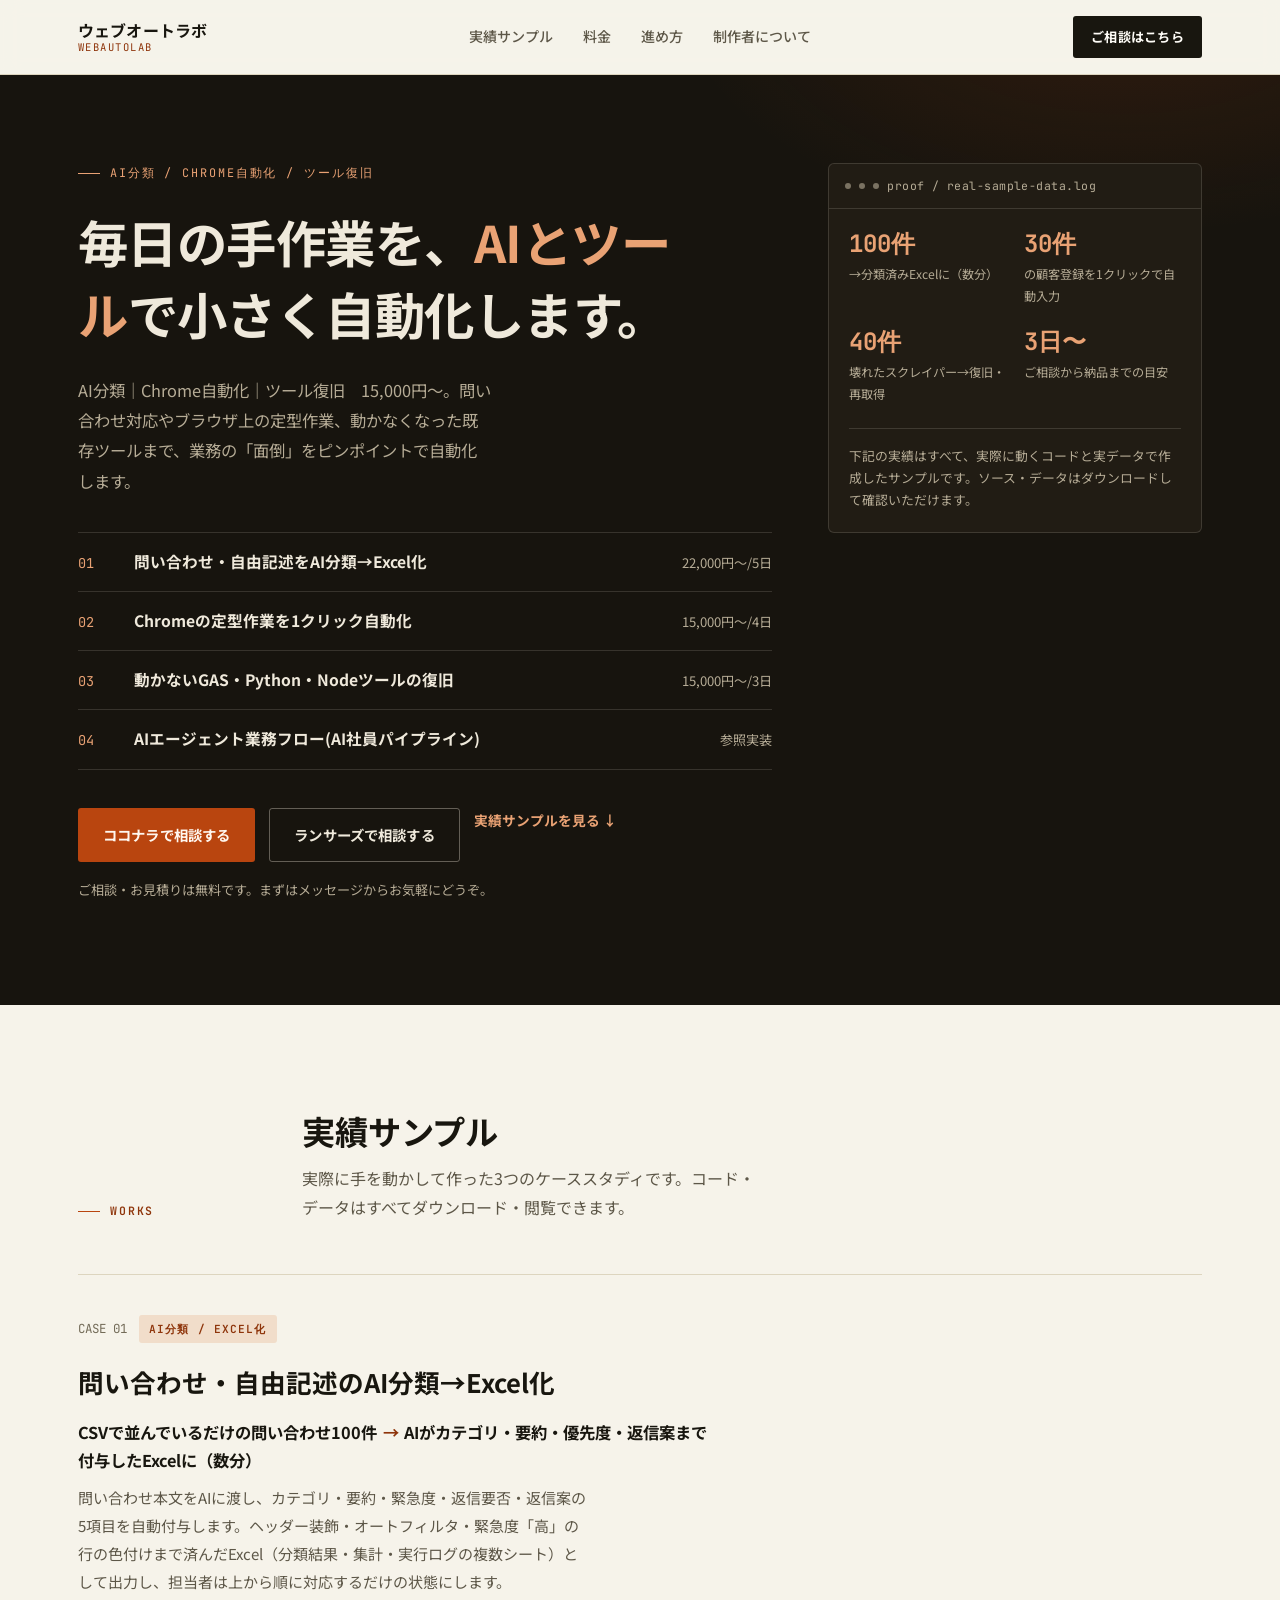
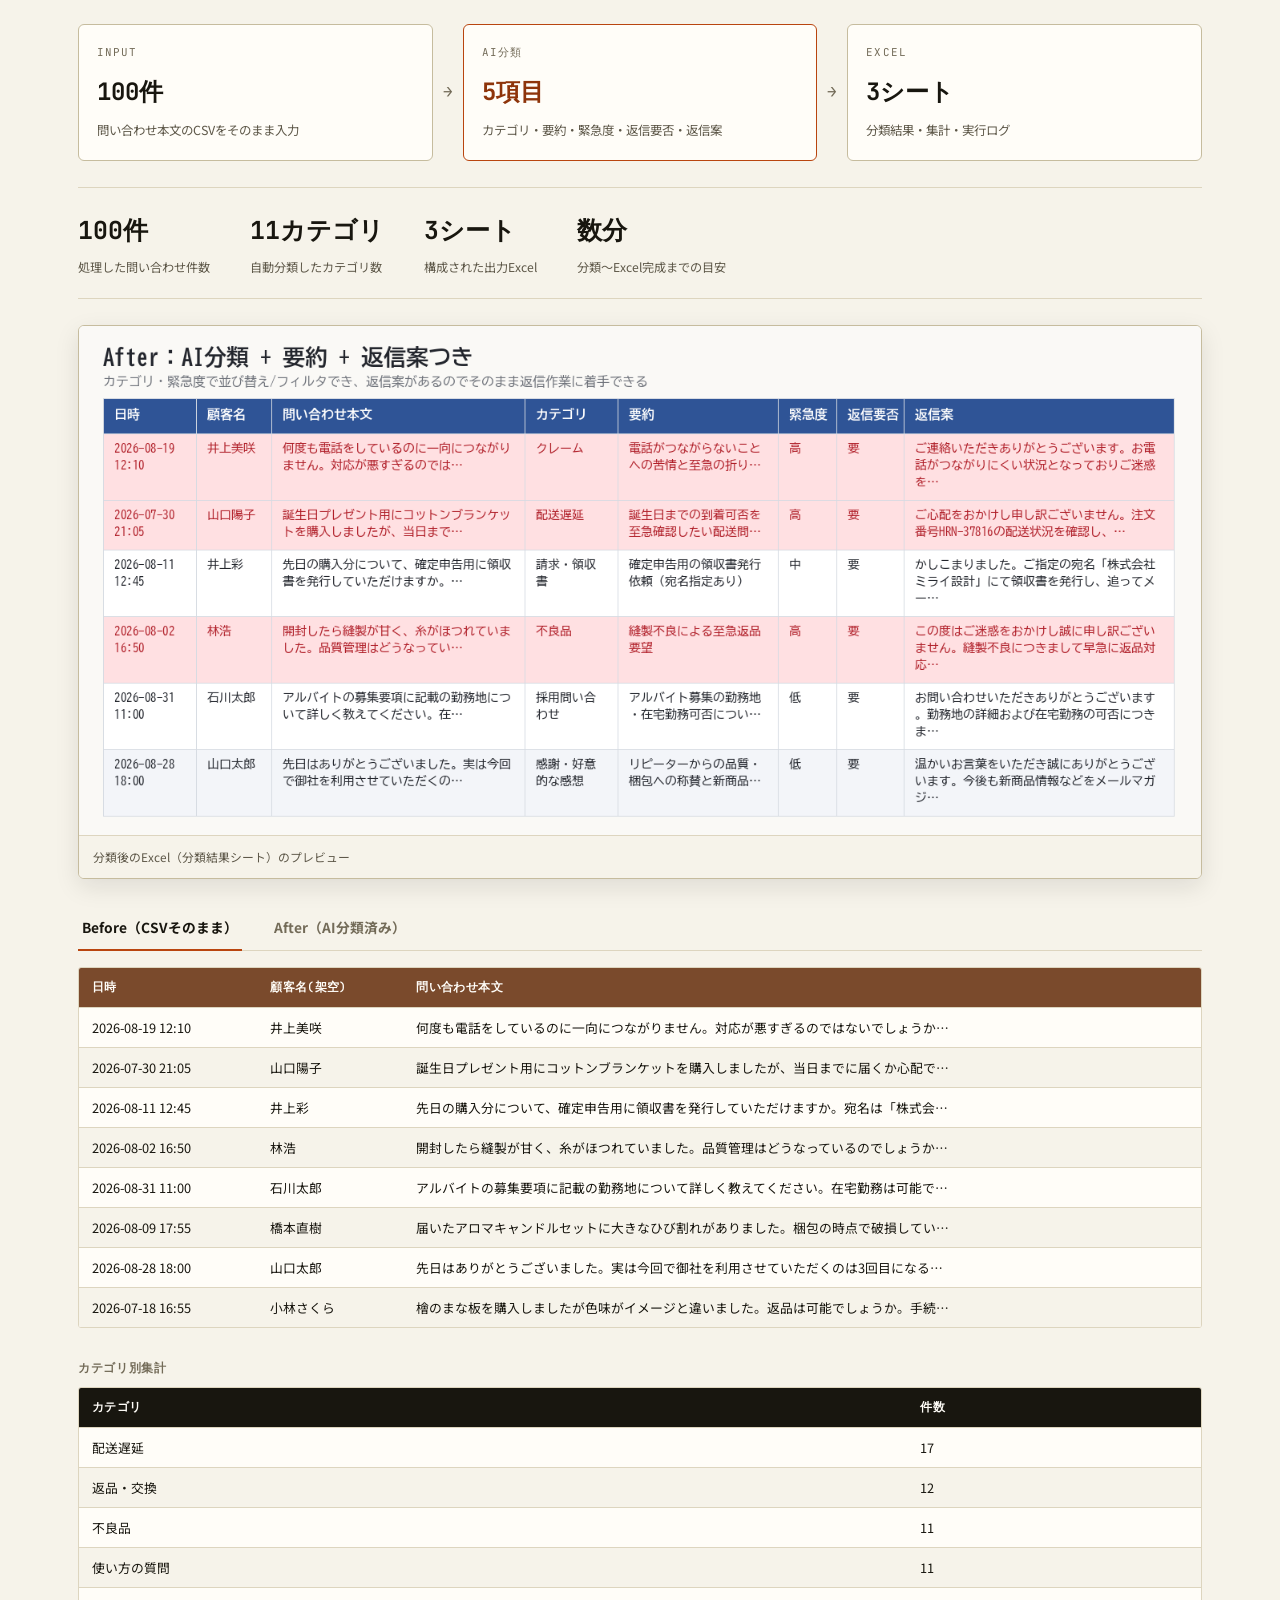
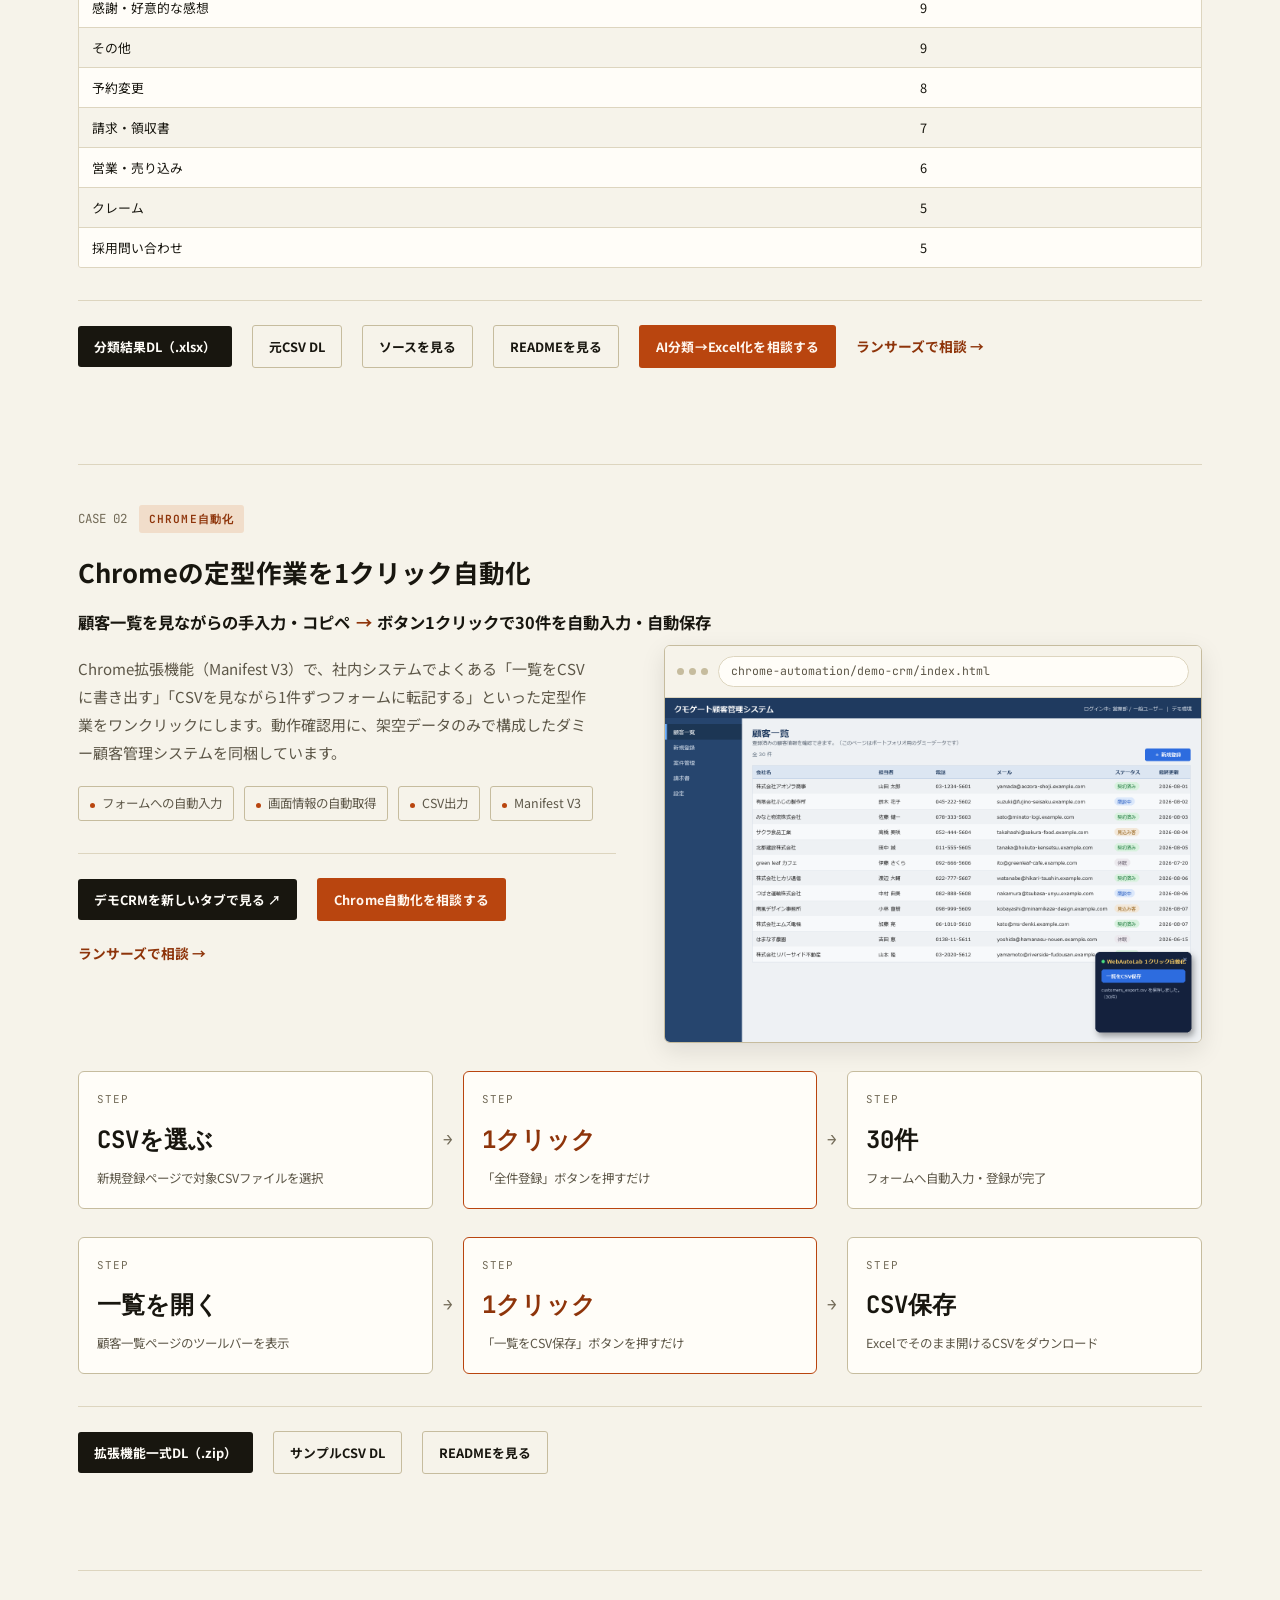
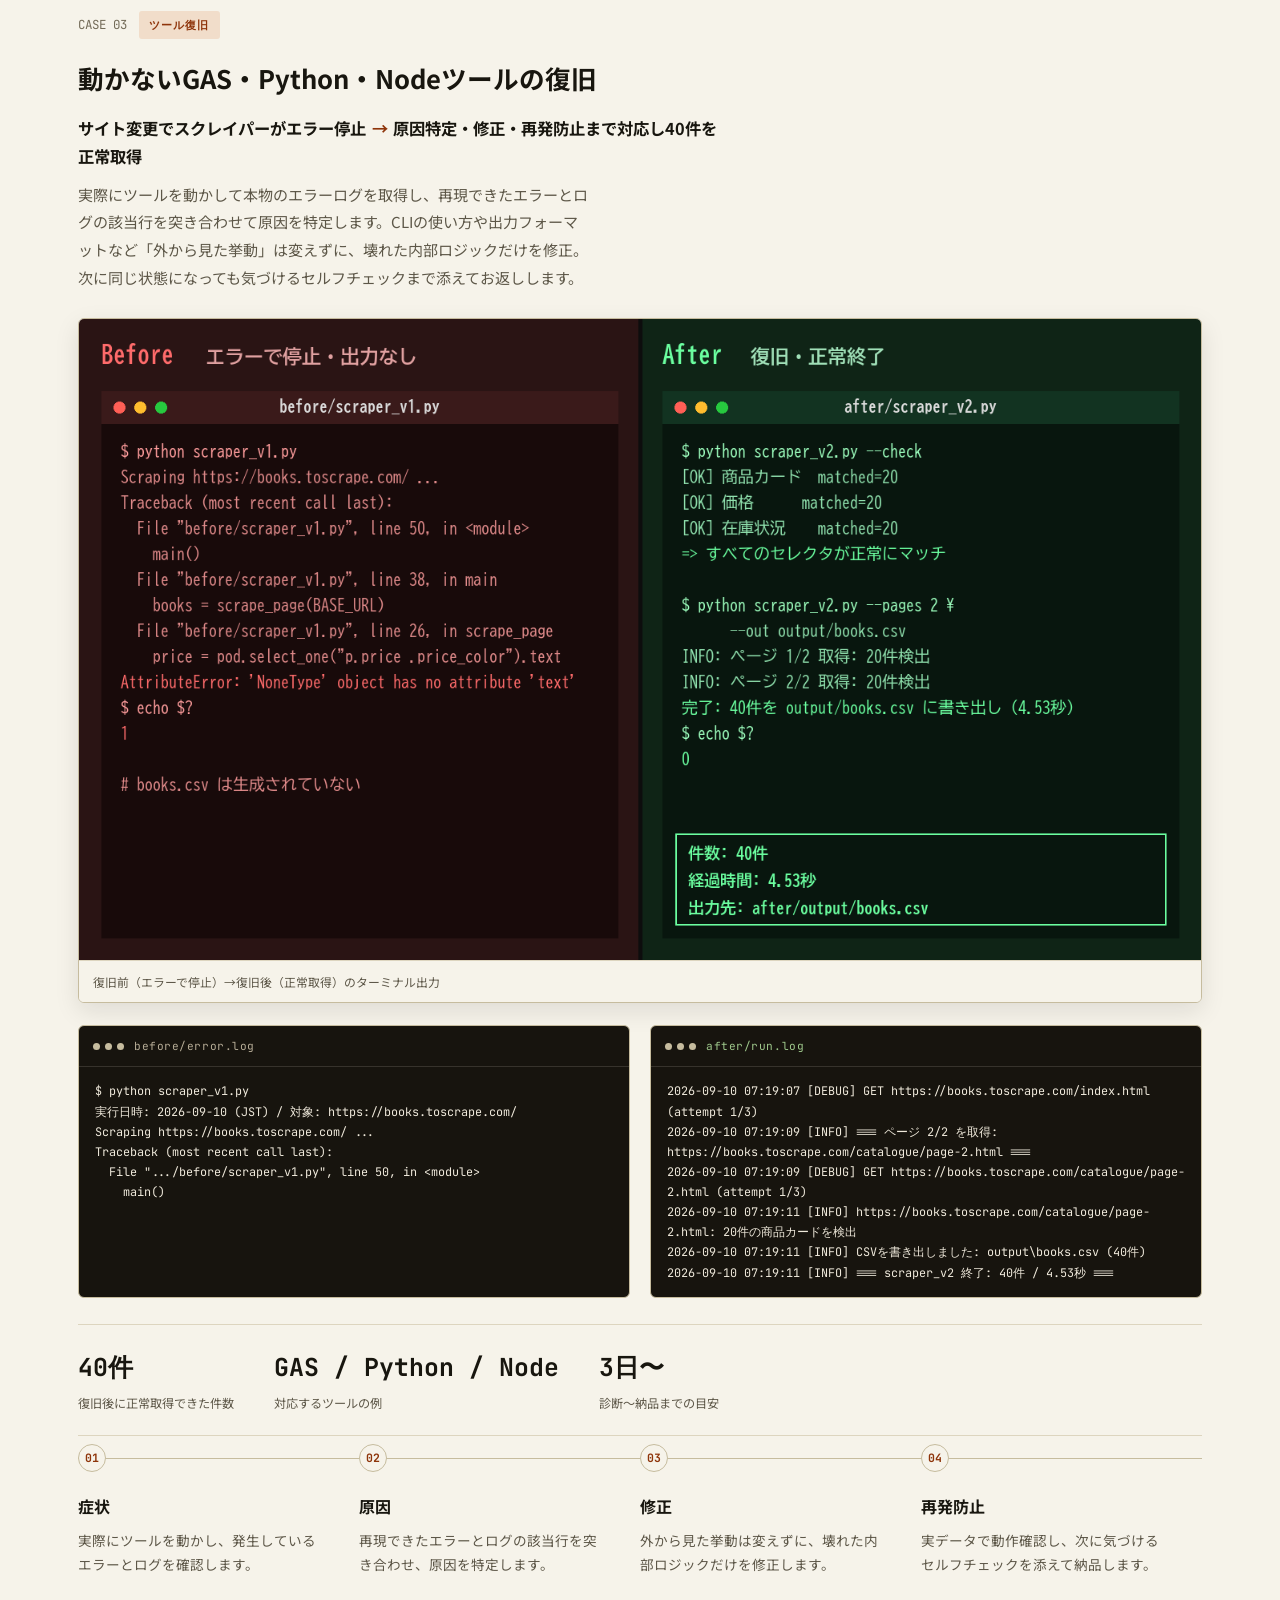
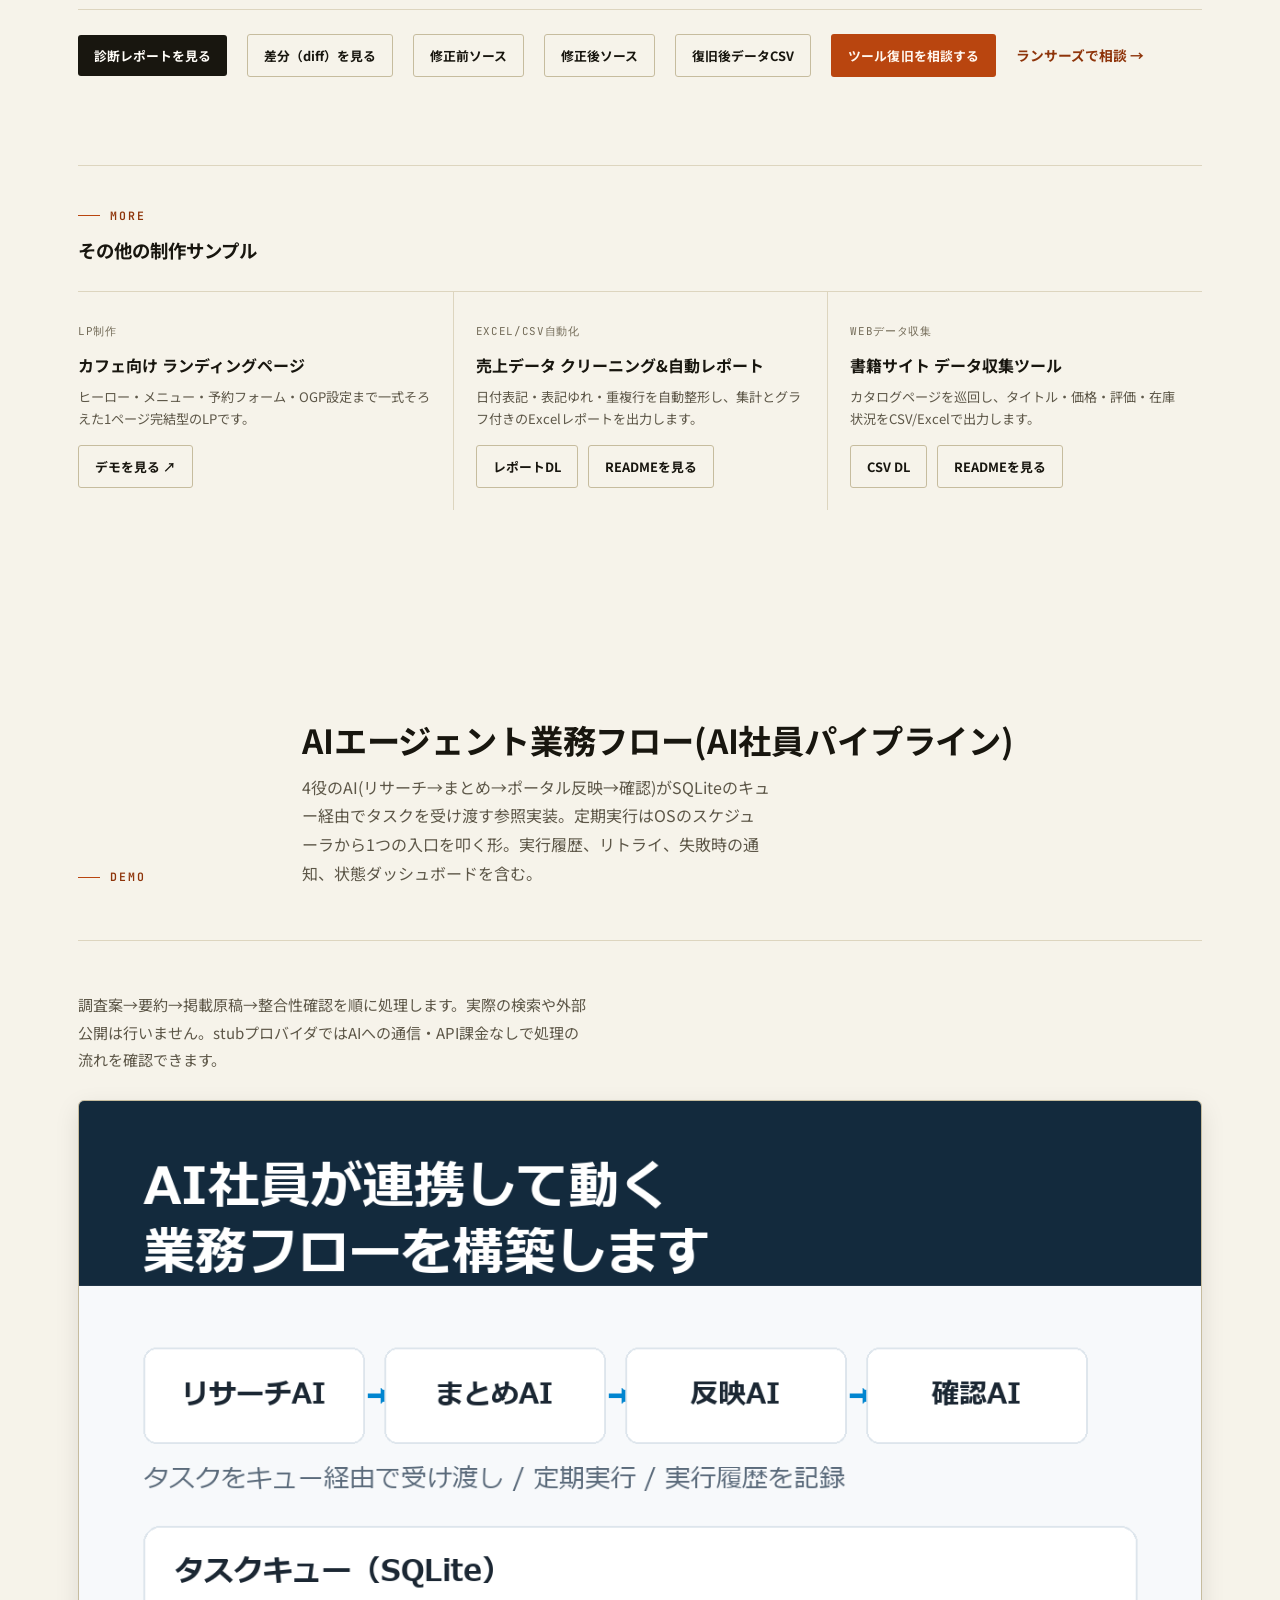
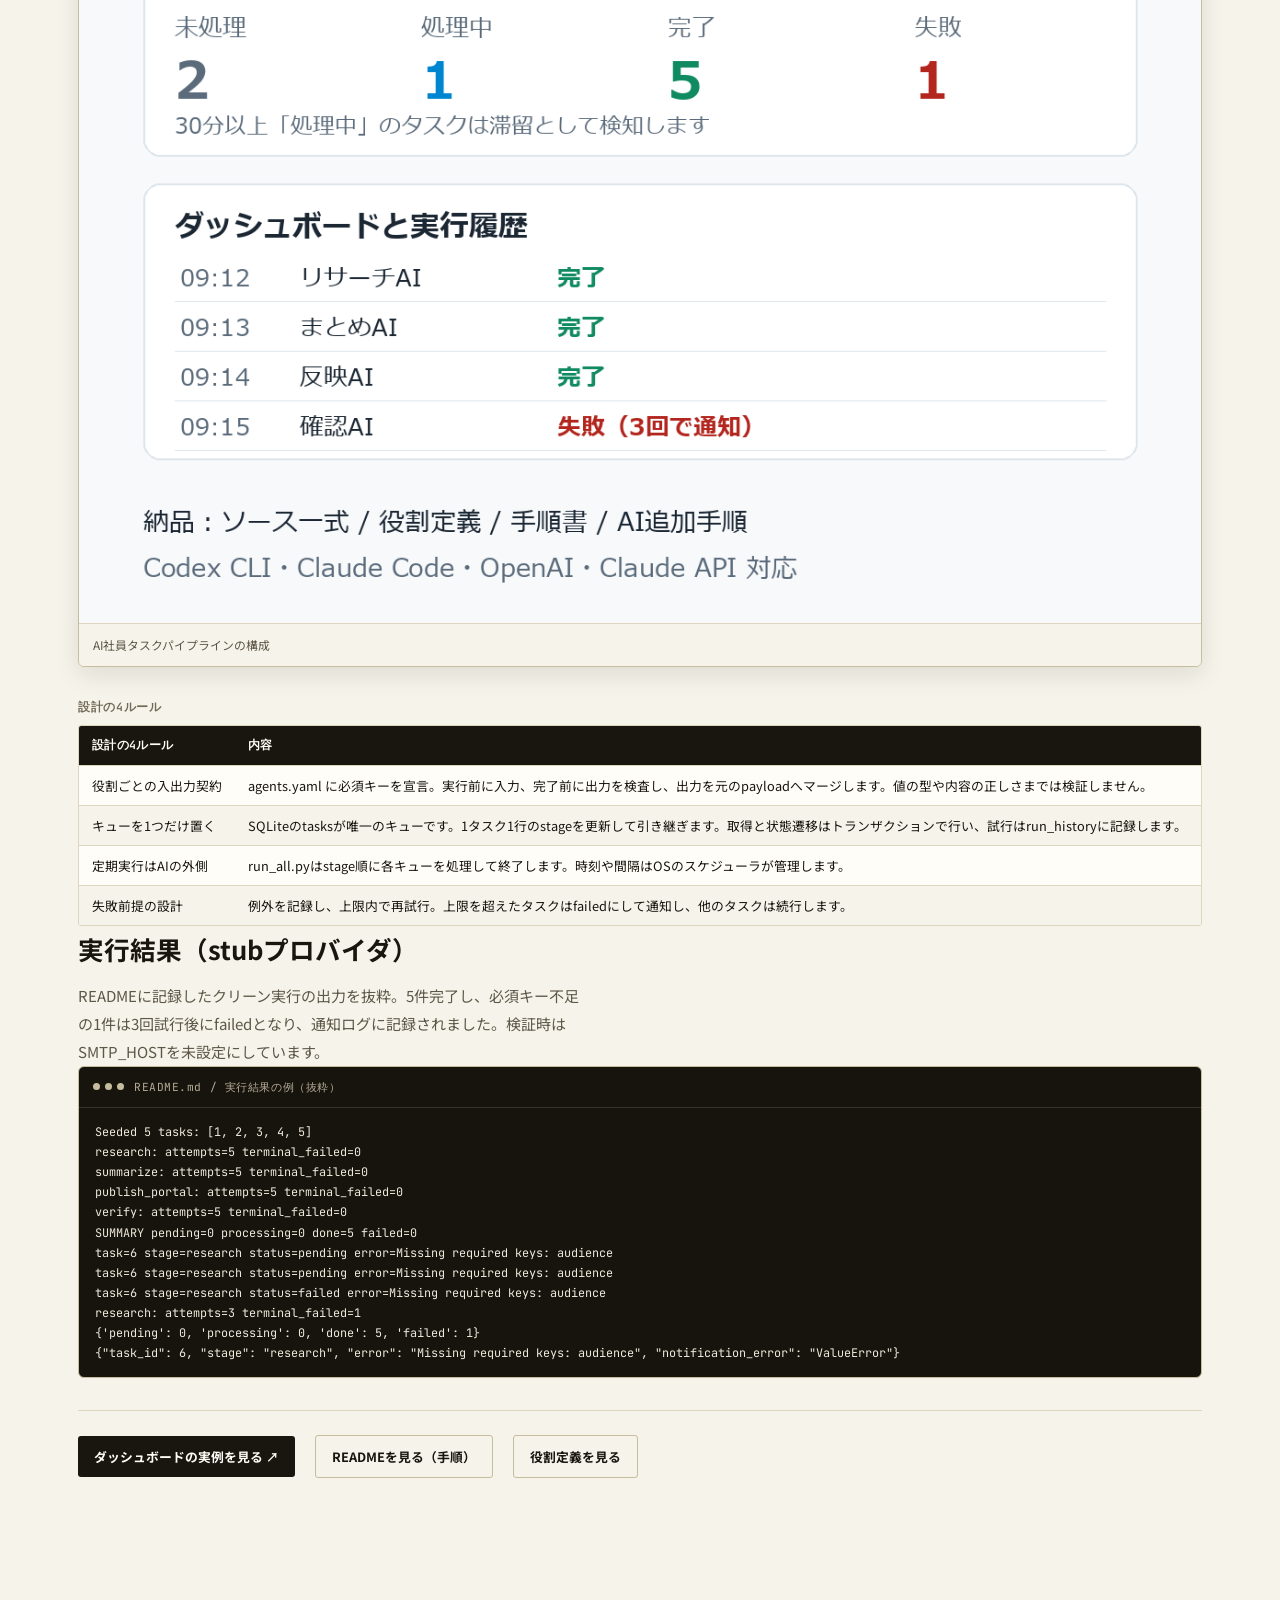
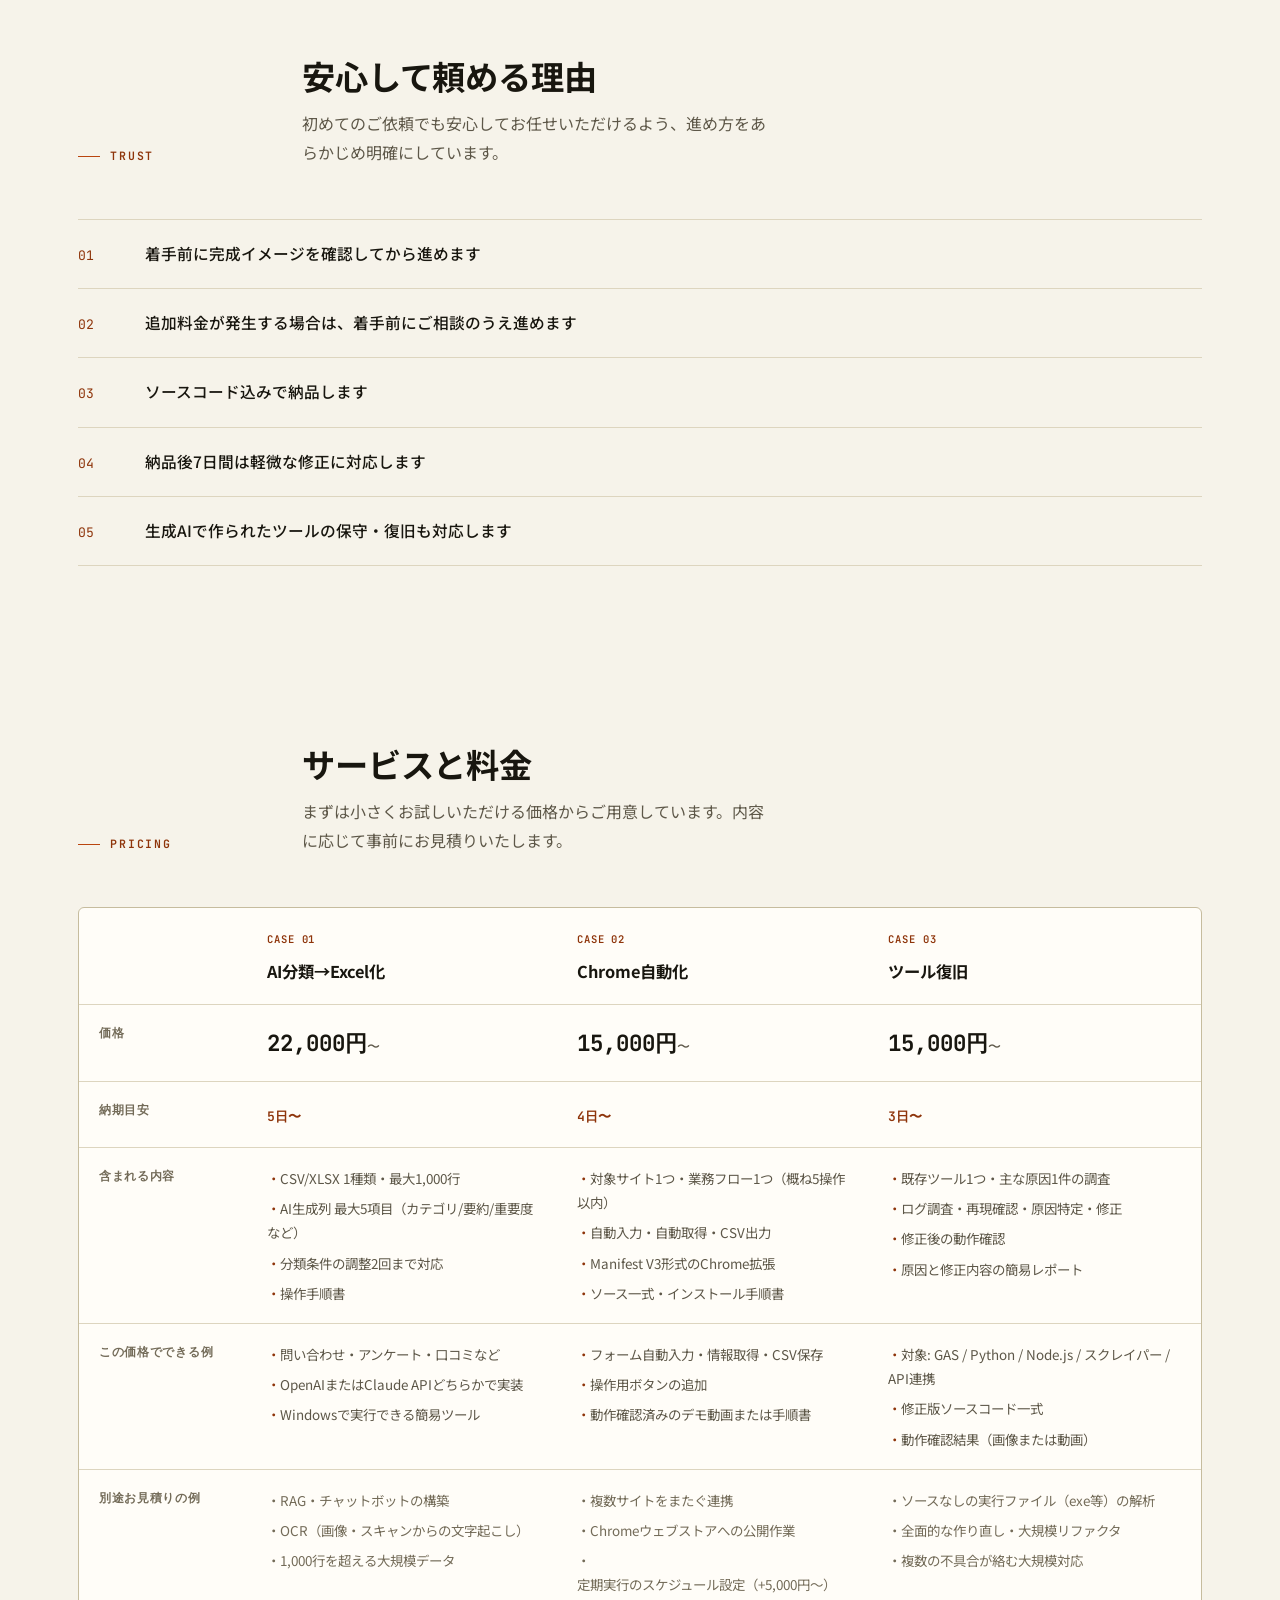
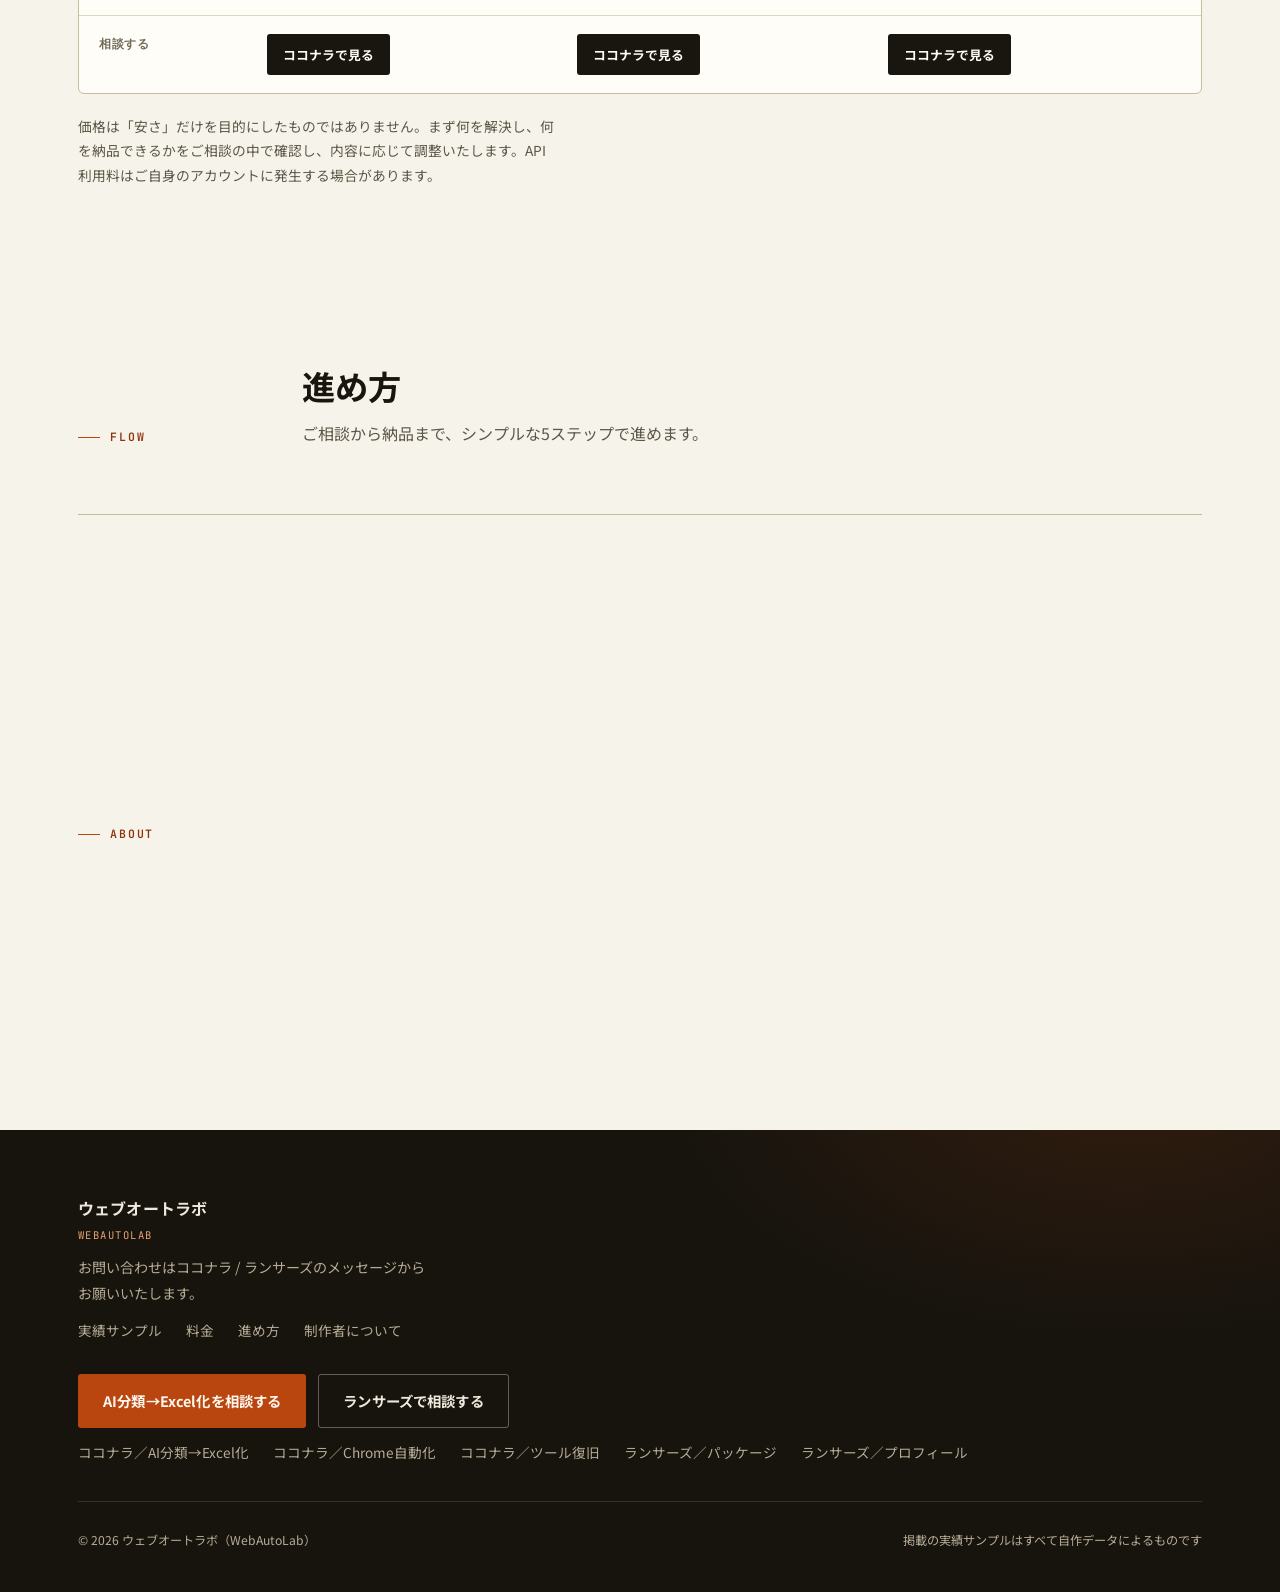
<file: index.html>
<!DOCTYPE html>
<html lang="ja">
<head>
<meta charset="UTF-8">
<meta name="viewport" content="width=device-width, initial-scale=1.0">
<title>ウェブオートラボ｜AI分類・Chrome自動化・ツール復旧</title>
<meta name="description" content="ウェブオートラボ（WebAutoLab）— 問い合わせ・自由記述のAI分類→Excel化、Chromeの定型作業のワンクリック自動化、動かなくなったGAS・Python・Nodeツールの復旧を提供。実データ・実コードによる実績サンプルと料金目安を掲載。">
<link rel="canonical" href="https://gomamonaka.github.io/webautolab-portfolio/">
<meta name="robots" content="index,follow">

<meta property="og:type" content="website">
<meta property="og:title" content="ウェブオートラボ｜AI分類・Chrome自動化・ツール復旧">
<meta property="og:description" content="毎日の手作業を、AIとツールで小さく自動化します。AI分類｜Chrome自動化｜ツール復旧　15,000円〜。実データ・実コードの実績サンプルを公開中。">
<meta property="og:url" content="https://gomamonaka.github.io/webautolab-portfolio/">
<meta property="og:site_name" content="ウェブオートラボ">
<meta property="og:image" content="https://gomamonaka.github.io/webautolab-portfolio/assets/11_ai_classify.png">
<meta name="twitter:card" content="summary_large_image">

<link rel="icon" href="assets/logo.png" type="image/png">
<link rel="apple-touch-icon" href="assets/logo.png">

<link rel="preconnect" href="https://fonts.googleapis.com">
<link rel="preconnect" href="https://fonts.gstatic.com" crossorigin>
<link href="https://fonts.googleapis.com/css2?family=Noto+Sans+JP:wght@400;500;700;900&family=JetBrains+Mono:wght@400;500;600;700&display=swap" rel="stylesheet">
<link rel="stylesheet" href="assets/site.css?v=20260910b">
</head>
<body>

<a class="skip-link" href="#main">コンテンツへスキップ</a>

<header>
  <div class="nav">
    <a class="brand" href="#top">
      <span class="brand-jp">ウェブオートラボ</span>
      <span class="brand-en">WebAutoLab</span>
    </a>
    <button class="nav-toggle" type="button" aria-expanded="false" aria-controls="nav-links" aria-label="メニューを開く">
      <span></span>
    </button>
    <nav class="nav-links" id="nav-links" aria-label="サイト内ナビゲーション">
      <a href="#works">実績サンプル</a>
      <a href="#pricing">料金</a>
      <a href="#flow">進め方</a>
      <a href="#about">制作者について</a>
    </nav>
    <div class="nav-right">
      <a class="nav-cta" href="https://coconala.com/services/4393615" data-attr="coconala-nav" target="_blank" rel="noopener">ご相談はこちら</a>
    </div>
  </div>
</header>

<main id="main">

<section class="hero panel-dark" id="top">
  <div class="wrap hero-grid">
    <div class="hero-main">
      <p class="hero-kicker">AI分類 / CHROME自動化 / ツール復旧</p>
      <h1>毎日の手作業を、<span class="accent">AIとツール</span>で小さく自動化します。</h1>
      <p class="sub">AI分類｜Chrome自動化｜ツール復旧　15,000円〜。問い合わせ対応やブラウザ上の定型作業、動かなくなった既存ツールまで、業務の「面倒」をピンポイントで自動化します。</p>

      <ul class="service-index">
        <li>
          <span class="idx">01</span>
          <span class="name">問い合わせ・自由記述をAI分類→Excel化</span>
          <span class="res">22,000円〜/5日</span>
        </li>
        <li>
          <span class="idx">02</span>
          <span class="name">Chromeの定型作業を1クリック自動化</span>
          <span class="res">15,000円〜/4日</span>
        </li>
        <li>
          <span class="idx">03</span>
          <span class="name">動かないGAS・Python・Nodeツールの復旧</span>
          <span class="res">15,000円〜/3日</span>
        </li>
        <li>
          <span class="idx">04</span>
          <span class="name">AIエージェント業務フロー(AI社員パイプライン)</span>
          <span class="res">参照実装</span>
        </li>
      </ul>

      <div class="hero-ctas">
        <a class="btn btn-accent" href="https://coconala.com/services/4393615" data-attr="coconala-hero" target="_blank" rel="noopener">ココナラで相談する</a>
        <a class="btn btn-outline-dark" href="https://www.lancers.jp/menu/detail/1342647" data-attr="lancers-hero" target="_blank" rel="noopener">ランサーズで相談する</a>
        <a class="btn-text" style="color:#e9a274;" href="#works">実績サンプルを見る ↓</a>
      </div>
      <p class="hero-note">ご相談・お見積りは無料です。まずはメッセージからお気軽にどうぞ。</p>
    </div>

    <aside class="proof-panel reveal" aria-label="実績サンプルの数値">
      <div class="proof-panel-head">
        <span class="proof-dot"></span><span class="proof-dot"></span><span class="proof-dot"></span>
        <span>proof / real-sample-data.log</span>
      </div>
      <div class="proof-metrics">
        <div class="proof-metric">
          <div class="num">100件</div>
          <div class="lbl">→分類済みExcelに（数分）</div>
        </div>
        <div class="proof-metric">
          <div class="num">30件</div>
          <div class="lbl">の顧客登録を1クリックで自動入力</div>
        </div>
        <div class="proof-metric">
          <div class="num">40件</div>
          <div class="lbl">壊れたスクレイパー→復旧・再取得</div>
        </div>
        <div class="proof-metric">
          <div class="num">3日〜</div>
          <div class="lbl">ご相談から納品までの目安</div>
        </div>
      </div>
      <div class="proof-panel-foot">下記の実績はすべて、実際に動くコードと実データで作成したサンプルです。ソース・データはダウンロードして確認いただけます。</div>
    </aside>
  </div>
</section>

<section id="works">
  <div class="wrap">
    <div class="section-head">
      <div>
        <span class="kicker">WORKS</span>
      </div>
      <div>
        <h2 class="section-title reveal">実績サンプル</h2>
        <p class="section-lead reveal">実際に手を動かして作った3つのケーススタディです。コード・データはすべてダウンロード・閲覧できます。</p>
      </div>
    </div>

    <div class="case-list">

      <!-- ================= case 1: AI分類→Excel化 ================= -->
      <article class="case case-ai" aria-labelledby="case-ai-title">
        <div class="case-meta reveal">
          <span class="case-num">CASE 01</span>
          <span class="case-tag">AI分類 / Excel化</span>
        </div>
        <h3 class="case-title reveal" id="case-ai-title">問い合わせ・自由記述のAI分類→Excel化</h3>
        <p class="case-outcome reveal">CSVで並んでいるだけの問い合わせ100件<span class="arrow">→</span>AIがカテゴリ・要約・優先度・返信案まで付与したExcelに（数分）</p>
        <p class="case-desc reveal">問い合わせ本文をAIに渡し、カテゴリ・要約・緊急度・返信要否・返信案の5項目を自動付与します。ヘッダー装飾・オートフィルタ・緊急度「高」の行の色付けまで済んだExcel（分類結果・集計・実行ログの複数シート）として出力し、担当者は上から順に対応するだけの状態にします。</p>

        <div class="flow-diagram reveal">
          <div class="flow-node">
            <div class="fn-label">Input</div>
            <div class="fn-num">100件</div>
            <div class="fn-cap">問い合わせ本文のCSVをそのまま入力</div>
          </div>
          <div class="flow-arrow" aria-hidden="true">→</div>
          <div class="flow-node is-accent">
            <div class="fn-label">AI分類</div>
            <div class="fn-num">5項目</div>
            <div class="fn-cap">カテゴリ・要約・緊急度・返信要否・返信案</div>
          </div>
          <div class="flow-arrow" aria-hidden="true">→</div>
          <div class="flow-node">
            <div class="fn-label">Excel</div>
            <div class="fn-num">3シート</div>
            <div class="fn-cap">分類結果・集計・実行ログ</div>
          </div>
        </div>

        <div class="metric-row reveal">
          <div class="metric"><div class="num">100件</div><div class="lbl">処理した問い合わせ件数</div></div>
          <div class="metric"><div class="num">11カテゴリ</div><div class="lbl">自動分類したカテゴリ数</div></div>
          <div class="metric"><div class="num">3シート</div><div class="lbl">構成された出力Excel</div></div>
          <div class="metric"><div class="num">数分</div><div class="lbl">分類〜Excel完成までの目安</div></div>
        </div>

        <div class="case-shot reveal">
          <img src="ai-classify/output/preview_after.png" alt="AI分類後のExcel（分類結果シート）のプレビュー" loading="lazy">
          <div class="case-shot-cap">分類後のExcel（分類結果シート）のプレビュー</div>
        </div>

        <div class="reveal" data-tabs>
          <div class="tabs-head" role="tablist" aria-label="AI分類前後の比較">
            <button class="tab-btn" role="tab" id="tab-ai-before" aria-controls="panel-ai-before" aria-selected="true">Before（CSVそのまま）</button>
            <button class="tab-btn" role="tab" id="tab-ai-after" aria-controls="panel-ai-after" aria-selected="false" tabindex="-1">After（AI分類済み）</button>
          </div>
          <div class="tab-panel" id="panel-ai-before" role="tabpanel" aria-labelledby="tab-ai-before">
            <div class="table-scroll"><table class="data-table before-table"><thead><tr><th>日時</th><th>顧客名(架空)</th><th>問い合わせ本文</th></tr></thead><tbody><tr><td>2026-08-19 12:10</td><td>井上美咲</td><td>何度も電話をしているのに一向につながりません。対応が悪すぎるのではないでしょうか…</td></tr><tr><td>2026-07-30 21:05</td><td>山口陽子</td><td>誕生日プレゼント用にコットンブランケットを購入しましたが、当日までに届くか心配で…</td></tr><tr><td>2026-08-11 12:45</td><td>井上彩</td><td>先日の購入分について、確定申告用に領収書を発行していただけますか。宛名は「株式会…</td></tr><tr><td>2026-08-02 16:50</td><td>林浩</td><td>開封したら縫製が甘く、糸がほつれていました。品質管理はどうなっているのでしょうか…</td></tr><tr><td>2026-08-31 11:00</td><td>石川太郎</td><td>アルバイトの募集要項に記載の勤務地について詳しく教えてください。在宅勤務は可能で…</td></tr><tr><td>2026-08-09 17:55</td><td>橋本直樹</td><td>届いたアロマキャンドルセットに大きなひび割れがありました。梱包の時点で破損してい…</td></tr><tr><td>2026-08-28 18:00</td><td>山口太郎</td><td>先日はありがとうございました。実は今回で御社を利用させていただくのは3回目になる…</td></tr><tr><td>2026-07-18 16:55</td><td>小林さくら</td><td>檜のまな板を購入しましたが色味がイメージと違いました。返品は可能でしょうか。手続…</td></tr></tbody></table></div>
          </div>
          <div class="tab-panel" id="panel-ai-after" role="tabpanel" aria-labelledby="tab-ai-after" hidden>
            <div class="table-scroll"><table class="data-table after-table"><thead><tr><th>日時</th><th>顧客名(架空)</th><th>問い合わせ本文</th><th>カテゴリ</th><th>要約</th><th>緊急度</th><th>返信要否</th><th>返信案</th></tr></thead><tbody><tr><td>2026-08-19 12:10</td><td>井上美咲</td><td>何度も電話をしているのに一向につながりません。対応が悪すぎるのではないでしょうか…</td><td>クレーム</td><td>電話がつながらないことへの苦情と至急の折り返し要請</td><td>高</td><td>要</td><td>ご連絡いただきありがとうございます。お電話がつながりにくい状況となっておりご迷惑…</td></tr><tr><td>2026-07-30 21:05</td><td>山口陽子</td><td>誕生日プレゼント用にコットンブランケットを購入しましたが、当日までに届くか心配で…</td><td>配送遅延</td><td>誕生日までの到着可否を至急確認したい配送問い合わせ</td><td>高</td><td>要</td><td>ご心配をおかけし申し訳ございません。注文番号HRN-37816の配送状況を確認し…</td></tr><tr><td>2026-08-11 12:45</td><td>井上彩</td><td>先日の購入分について、確定申告用に領収書を発行していただけますか。宛名は「株式会…</td><td>請求・領収書</td><td>確定申告用の領収書発行依頼（宛名指定あり）</td><td>中</td><td>要</td><td>かしこまりました。ご指定の宛名「株式会社ミライ設計」にて領収書を発行し、追ってメ…</td></tr><tr><td>2026-08-02 16:50</td><td>林浩</td><td>開封したら縫製が甘く、糸がほつれていました。品質管理はどうなっているのでしょうか…</td><td>不良品</td><td>縫製不良による至急返品要望</td><td>高</td><td>要</td><td>この度はご迷惑をおかけし誠に申し訳ございません。縫製不良につきまして早急に返品対…</td></tr><tr><td>2026-08-31 11:00</td><td>石川太郎</td><td>アルバイトの募集要項に記載の勤務地について詳しく教えてください。在宅勤務は可能で…</td><td>採用問い合わせ</td><td>アルバイト募集の勤務地・在宅勤務可否についての質問</td><td>低</td><td>要</td><td>お問い合わせいただきありがとうございます。勤務地の詳細および在宅勤務の可否につき…</td></tr><tr><td>2026-08-09 17:55</td><td>橋本直樹</td><td>届いたアロマキャンドルセットに大きなひび割れがありました。梱包の時点で破損してい…</td><td>不良品</td><td>アロマキャンドルセットが破損して到着、交換か返金を希望</td><td>高</td><td>要</td><td>この度は破損した商品をお届けしてしまい、大変申し訳ございません。注文番号HRN-…</td></tr><tr><td>2026-08-28 18:00</td><td>山口太郎</td><td>先日はありがとうございました。実は今回で御社を利用させていただくのは3回目になる…</td><td>感謝・好意的な感想</td><td>リピーターからの品質・梱包への称賛と新商品案内の要望</td><td>低</td><td>要</td><td>温かいお言葉をいただき誠にありがとうございます。今後も新商品情報などをメールマガ…</td></tr><tr><td>2026-07-18 16:55</td><td>小林さくら</td><td>檜のまな板を購入しましたが色味がイメージと違いました。返品は可能でしょうか。手続…</td><td>返品・交換</td><td>檜のまな板の色味がイメージと違い、返品方法を知りたい</td><td>中</td><td>要</td><td>ご期待に沿えず申し訳ございません。返品を承ることが可能ですので、手続き方法につき…</td></tr></tbody></table></div>
          </div>
        </div>

        <div class="subtable-title">カテゴリ別集計</div>
        <div class="table-scroll"><table class="data-table mini-table"><thead><tr><th>カテゴリ</th><th>件数</th></tr></thead><tbody><tr><td>配送遅延</td><td>17</td></tr><tr><td>返品・交換</td><td>12</td></tr><tr><td>不良品</td><td>11</td></tr><tr><td>使い方の質問</td><td>11</td></tr><tr><td>感謝・好意的な感想</td><td>9</td></tr><tr><td>その他</td><td>9</td></tr><tr><td>予約変更</td><td>8</td></tr><tr><td>請求・領収書</td><td>7</td></tr><tr><td>営業・売り込み</td><td>6</td></tr><tr><td>クレーム</td><td>5</td></tr><tr><td>採用問い合わせ</td><td>5</td></tr></tbody></table></div>

        <div class="case-actions">
          <a class="btn-sm btn-dark" href="ai-classify/output/result.xlsx" target="_blank" rel="noopener">分類結果DL（.xlsx）</a>
          <a class="btn-sm btn-ghost" href="ai-classify/input/inquiries.csv" target="_blank" rel="noopener">元CSV DL</a>
          <a class="btn-sm btn-ghost" href="ai-classify/classify_to_excel.py" target="_blank" rel="noopener">ソースを見る</a>
          <a class="btn-sm btn-ghost" href="ai-classify/README.md" target="_blank" rel="noopener">READMEを見る</a>
          <a class="btn btn-accent btn-sm" href="https://coconala.com/services/4393615" target="_blank" rel="noopener">AI分類→Excel化を相談する</a>
          <a class="btn-text" href="https://www.lancers.jp/menu/detail/1342647" target="_blank" rel="noopener">ランサーズで相談 →</a>
        </div>
      </article>

      <!-- ================= case 2: Chrome自動化 ================= -->
      <article class="case case-chrome" aria-labelledby="case-chrome-title">
        <div class="case-meta reveal">
          <span class="case-num">CASE 02</span>
          <span class="case-tag">Chrome自動化</span>
        </div>
        <h3 class="case-title reveal" id="case-chrome-title">Chromeの定型作業を1クリック自動化</h3>
        <p class="case-outcome reveal">顧客一覧を見ながらの手入力・コピペ<span class="arrow">→</span>ボタン1クリックで30件を自動入力・自動保存</p>

        <div class="case-layout">
          <div class="reveal">
            <p class="case-desc">Chrome拡張機能（Manifest V3）で、社内システムでよくある「一覧をCSVに書き出す」「CSVを見ながら1件ずつフォームに転記する」といった定型作業をワンクリックにします。動作確認用に、架空データのみで構成したダミー顧客管理システムを同梱しています。</p>
            <ul class="feature-list">
              <li>フォームへの自動入力</li>
              <li>画面情報の自動取得</li>
              <li>CSV出力</li>
              <li>Manifest V3</li>
            </ul>
            <div class="case-actions">
              <a class="btn-sm btn-dark" href="chrome-automation/demo-crm/index.html" target="_blank" rel="noopener">デモCRMを新しいタブで見る ↗</a>
              <a class="btn btn-accent btn-sm" href="https://coconala.com/services/4393620" target="_blank" rel="noopener">Chrome自動化を相談する</a>
              <a class="btn-text" href="https://www.lancers.jp/menu/detail/1342647" target="_blank" rel="noopener">ランサーズで相談 →</a>
            </div>
          </div>
          <div class="browser-frame reveal">
            <div class="browser-chrome">
              <span class="browser-dots"><span></span><span></span><span></span></span>
              <span class="browser-url">chrome-automation/demo-crm/index.html</span>
            </div>
            <div class="browser-viewport is-image">
              <img src="chrome-automation/preview.png" alt="Chrome拡張のデモ画面（顧客管理CRM）のプレビュー" loading="lazy">
            </div>
          </div>
        </div>

        <div class="flow-diagram reveal">
          <div class="flow-node">
            <div class="fn-label">STEP</div>
            <div class="fn-num">CSVを選ぶ</div>
            <div class="fn-cap">新規登録ページで対象CSVファイルを選択</div>
          </div>
          <div class="flow-arrow" aria-hidden="true">→</div>
          <div class="flow-node is-accent">
            <div class="fn-label">STEP</div>
            <div class="fn-num">1クリック</div>
            <div class="fn-cap">「全件登録」ボタンを押すだけ</div>
          </div>
          <div class="flow-arrow" aria-hidden="true">→</div>
          <div class="flow-node">
            <div class="fn-label">STEP</div>
            <div class="fn-num">30件</div>
            <div class="fn-cap">フォームへ自動入力・登録が完了</div>
          </div>
        </div>

        <div class="flow-diagram reveal">
          <div class="flow-node">
            <div class="fn-label">STEP</div>
            <div class="fn-num">一覧を開く</div>
            <div class="fn-cap">顧客一覧ページのツールバーを表示</div>
          </div>
          <div class="flow-arrow" aria-hidden="true">→</div>
          <div class="flow-node is-accent">
            <div class="fn-label">STEP</div>
            <div class="fn-num">1クリック</div>
            <div class="fn-cap">「一覧をCSV保存」ボタンを押すだけ</div>
          </div>
          <div class="flow-arrow" aria-hidden="true">→</div>
          <div class="flow-node">
            <div class="fn-label">STEP</div>
            <div class="fn-num">CSV保存</div>
            <div class="fn-cap">Excelでそのまま開けるCSVをダウンロード</div>
          </div>
        </div>

        <div class="case-actions">
          <a class="btn-sm btn-dark" href="chrome-automation/webautolab-extension-demo.zip" target="_blank" rel="noopener">拡張機能一式DL（.zip）</a>
          <a class="btn-sm btn-ghost" href="chrome-automation/extension/sample/customers_import.csv" target="_blank" rel="noopener">サンプルCSV DL</a>
          <a class="btn-sm btn-ghost" href="chrome-automation/README.md" target="_blank" rel="noopener">READMEを見る</a>
        </div>
      </article>

      <!-- ================= case 3: ツール復旧 ================= -->
      <article class="case case-repair" aria-labelledby="case-repair-title">
        <div class="case-meta reveal">
          <span class="case-num">CASE 03</span>
          <span class="case-tag">ツール復旧</span>
        </div>
        <h3 class="case-title reveal" id="case-repair-title">動かないGAS・Python・Nodeツールの復旧</h3>
        <p class="case-outcome reveal">サイト変更でスクレイパーがエラー停止<span class="arrow">→</span>原因特定・修正・再発防止まで対応し40件を正常取得</p>
        <p class="case-desc reveal">実際にツールを動かして本物のエラーログを取得し、再現できたエラーとログの該当行を突き合わせて原因を特定します。CLIの使い方や出力フォーマットなど「外から見た挙動」は変えずに、壊れた内部ロジックだけを修正。次に同じ状態になっても気づけるセルフチェックまで添えてお返しします。</p>

        <div class="case-shot reveal">
          <img src="repair-case/preview.png" alt="復旧前（エラー停止）と復旧後（正常取得）のターミナル出力の比較" loading="lazy">
          <div class="case-shot-cap">復旧前（エラーで停止）→復旧後（正常取得）のターミナル出力</div>
        </div>

        <div class="log-grid reveal">
          <div class="log-panel">
            <div class="log-panel-head"><span class="browser-dots"><span></span><span></span><span></span></span>before/error.log</div>
            <pre>$ python scraper_v1.py
実行日時: 2026-09-10 (JST) / 対象: https://books.toscrape.com/
Scraping https://books.toscrape.com/ ...
Traceback (most recent call last):
  File &quot;.../before/scraper_v1.py&quot;, line 50, in &lt;module&gt;
    main()</pre>
          </div>
          <div class="log-panel is-after">
            <div class="log-panel-head"><span class="browser-dots"><span></span><span></span><span></span></span>after/run.log</div>
            <pre>2026-09-10 07:19:07 [DEBUG] GET https://books.toscrape.com/index.html (attempt 1/3)
2026-09-10 07:19:09 [INFO] === ページ 2/2 を取得: https://books.toscrape.com/catalogue/page-2.html ===
2026-09-10 07:19:09 [DEBUG] GET https://books.toscrape.com/catalogue/page-2.html (attempt 1/3)
2026-09-10 07:19:11 [INFO] https://books.toscrape.com/catalogue/page-2.html: 20件の商品カードを検出
2026-09-10 07:19:11 [INFO] CSVを書き出しました: output\books.csv (40件)
2026-09-10 07:19:11 [INFO] === scraper_v2 終了: 40件 / 4.53秒 ===</pre>
          </div>
        </div>

        <div class="metric-row reveal">
          <div class="metric"><div class="num">40件</div><div class="lbl">復旧後に正常取得できた件数</div></div>
          <div class="metric"><div class="num">GAS / Python / Node</div><div class="lbl">対応するツールの例</div></div>
          <div class="metric"><div class="num">3日〜</div><div class="lbl">診断〜納品までの目安</div></div>
        </div>

        <div class="timeline reveal">
          <div class="tl-step"><div class="tl-dot">01</div><h3>症状</h3><p>実際にツールを動かし、発生しているエラーとログを確認します。</p></div>
          <div class="tl-step"><div class="tl-dot">02</div><h3>原因</h3><p>再現できたエラーとログの該当行を突き合わせ、原因を特定します。</p></div>
          <div class="tl-step"><div class="tl-dot">03</div><h3>修正</h3><p>外から見た挙動は変えずに、壊れた内部ロジックだけを修正します。</p></div>
          <div class="tl-step"><div class="tl-dot">04</div><h3>再発防止</h3><p>実データで動作確認し、次に気づけるセルフチェックを添えて納品します。</p></div>
        </div>

        <div class="case-actions">
          <a class="btn-sm btn-dark" href="repair-case/diagnosis_report.md" target="_blank" rel="noopener">診断レポートを見る</a>
          <a class="btn-sm btn-ghost" href="repair-case/before_after.diff" target="_blank" rel="noopener">差分（diff）を見る</a>
          <a class="btn-sm btn-ghost" href="repair-case/before/scraper_v1.py" target="_blank" rel="noopener">修正前ソース</a>
          <a class="btn-sm btn-ghost" href="repair-case/after/scraper_v2.py" target="_blank" rel="noopener">修正後ソース</a>
          <a class="btn-sm btn-ghost" href="repair-case/after/output/books.csv" target="_blank" rel="noopener">復旧後データCSV</a>
          <a class="btn btn-accent btn-sm" href="https://coconala.com/services/4393622" target="_blank" rel="noopener">ツール復旧を相談する</a>
          <a class="btn-text" href="https://www.lancers.jp/menu/detail/1342647" target="_blank" rel="noopener">ランサーズで相談 →</a>
        </div>
      </article>

    </div>

    <div class="mini-case-head reveal">
      <span class="kicker">MORE</span>
      <h3>その他の制作サンプル</h3>
    </div>
    <div class="mini-case-grid">
      <div class="mini-case reveal">
        <span class="mc-tag">LP制作</span>
        <h4>カフェ向け ランディングページ</h4>
        <p>ヒーロー・メニュー・予約フォーム・OGP設定まで一式そろえた1ページ完結型のLPです。</p>
        <div class="case-actions">
          <a class="btn-sm btn-ghost" href="lp-sample/index.html" target="_blank" rel="noopener">デモを見る ↗</a>
        </div>
      </div>
      <div class="mini-case reveal">
        <span class="mc-tag">Excel/CSV自動化</span>
        <h4>売上データ クリーニング&自動レポート</h4>
        <p>日付表記・表記ゆれ・重複行を自動整形し、集計とグラフ付きのExcelレポートを出力します。</p>
        <div class="case-actions">
          <a class="btn-sm btn-ghost" href="excel-tool/output/売上レポート.xlsx" target="_blank" rel="noopener">レポートDL</a>
          <a class="btn-sm btn-ghost" href="excel-tool/README.md" target="_blank" rel="noopener">READMEを見る</a>
        </div>
      </div>
      <div class="mini-case reveal">
        <span class="mc-tag">Webデータ収集</span>
        <h4>書籍サイト データ収集ツール</h4>
        <p>カタログページを巡回し、タイトル・価格・評価・在庫状況をCSV/Excelで出力します。</p>
        <div class="case-actions">
          <a class="btn-sm btn-ghost" href="scraper/output/books.csv" target="_blank" rel="noopener">CSV DL</a>
          <a class="btn-sm btn-ghost" href="scraper/README.md" target="_blank" rel="noopener">READMEを見る</a>
        </div>
      </div>
    </div>
  </div>
</section>

<section id="ai-agent-flow">
  <div class="wrap">
    <div class="section-head">
      <div><span class="kicker">DEMO</span></div>
      <div>
        <h2 class="section-title reveal">AIエージェント業務フロー(AI社員パイプライン)</h2>
        <p class="section-lead reveal">4役のAI(リサーチ→まとめ→ポータル反映→確認)がSQLiteのキュー経由でタスクを受け渡す参照実装。定期実行はOSのスケジューラから1つの入口を叩く形。実行履歴、リトライ、失敗時の通知、状態ダッシュボードを含む。</p>
      </div>
    </div>
    <div class="case-list">
      <article class="case" aria-labelledby="ai-agent-flow-result-title">
        <p class="case-desc reveal">調査案→要約→掲載原稿→整合性確認を順に処理します。実際の検索や外部公開は行いません。stubプロバイダではAIへの通信・API課金なしで処理の流れを確認できます。</p>

        <div class="case-shot reveal">
          <img src="assets/16_ai_agent_flow.png" alt="AI社員タスクパイプラインの構成図" loading="lazy">
          <div class="case-shot-cap">AI社員タスクパイプラインの構成</div>
        </div>

        <div class="subtable-title">設計の4ルール</div>
        <div class="table-scroll"><table class="data-table"><thead><tr><th>設計の4ルール</th><th>内容</th></tr></thead><tbody><tr><td>役割ごとの入出力契約</td><td>agents.yaml に必須キーを宣言。実行前に入力、完了前に出力を検査し、出力を元のpayloadへマージします。値の型や内容の正しさまでは検証しません。</td></tr><tr><td>キューを1つだけ置く</td><td>SQLiteのtasksが唯一のキューです。1タスク1行のstageを更新して引き継ぎます。取得と状態遷移はトランザクションで行い、試行はrun_historyに記録します。</td></tr><tr><td>定期実行はAIの外側</td><td>run_all.pyはstage順に各キューを処理して終了します。時刻や間隔はOSのスケジューラが管理します。</td></tr><tr><td>失敗前提の設計</td><td>例外を記録し、上限内で再試行。上限を超えたタスクはfailedにして通知し、他のタスクは続行します。</td></tr></tbody></table></div>

        <h3 class="case-title reveal" id="ai-agent-flow-result-title">実行結果（stubプロバイダ）</h3>
        <p class="case-desc reveal">READMEに記録したクリーン実行の出力を抜粋。5件完了し、必須キー不足の1件は3回試行後にfailedとなり、通知ログに記録されました。検証時はSMTP_HOSTを未設定にしています。</p>
        <div class="log-panel reveal">
          <div class="log-panel-head"><span class="browser-dots"><span></span><span></span><span></span></span>README.md / 実行結果の例（抜粋）</div>
          <pre>Seeded 5 tasks: [1, 2, 3, 4, 5]
research: attempts=5 terminal_failed=0
summarize: attempts=5 terminal_failed=0
publish_portal: attempts=5 terminal_failed=0
verify: attempts=5 terminal_failed=0
SUMMARY pending=0 processing=0 done=5 failed=0
task=6 stage=research status=pending error=Missing required keys: audience
task=6 stage=research status=pending error=Missing required keys: audience
task=6 stage=research status=failed error=Missing required keys: audience
research: attempts=3 terminal_failed=1
{&#x27;pending&#x27;: 0, &#x27;processing&#x27;: 0, &#x27;done&#x27;: 5, &#x27;failed&#x27;: 1}
{&quot;task_id&quot;: 6, &quot;stage&quot;: &quot;research&quot;, &quot;error&quot;: &quot;Missing required keys: audience&quot;, &quot;notification_error&quot;: &quot;ValueError&quot;}</pre>
        </div>

        <div class="case-actions">
          <a class="btn-sm btn-dark" href="ai-agent-flow/dashboard_sample.html" target="_blank" rel="noopener">ダッシュボードの実例を見る ↗</a>
          <a class="btn-sm btn-ghost" href="ai-agent-flow/README.md" target="_blank" rel="noopener">READMEを見る（手順）</a>
          <a class="btn-sm btn-ghost" href="ai-agent-flow/agents.yaml" target="_blank" rel="noopener">役割定義を見る</a>
        </div>
      </article>
    </div>
  </div>
</section>

<section id="trust" class="section-tight">
  <div class="wrap">
    <div class="section-head">
      <div><span class="kicker">TRUST</span></div>
      <div>
        <h2 class="section-title reveal">安心して頼める理由</h2>
        <p class="section-lead reveal">初めてのご依頼でも安心してお任せいただけるよう、進め方をあらかじめ明確にしています。</p>
      </div>
    </div>
    <ul class="trust-list">
      <li class="trust-row reveal"><span class="tr-num">01</span><p>着手前に完成イメージを確認してから進めます</p></li>
      <li class="trust-row reveal"><span class="tr-num">02</span><p>追加料金が発生する場合は、着手前にご相談のうえ進めます</p></li>
      <li class="trust-row reveal"><span class="tr-num">03</span><p>ソースコード込みで納品します</p></li>
      <li class="trust-row reveal"><span class="tr-num">04</span><p>納品後7日間は軽微な修正に対応します</p></li>
      <li class="trust-row reveal"><span class="tr-num">05</span><p>生成AIで作られたツールの保守・復旧も対応します</p></li>
    </ul>
  </div>
</section>

<section id="pricing">
  <div class="wrap">
    <div class="section-head">
      <div><span class="kicker">PRICING</span></div>
      <div>
        <h2 class="section-title reveal">サービスと料金</h2>
        <p class="section-lead reveal">まずは小さくお試しいただける価格からご用意しています。内容に応じて事前にお見積りいたします。</p>
      </div>
    </div>

    <div class="spec-scroll reveal">
      <table class="spec-table">
        <thead>
          <tr>
            <th class="row-label" scope="col"><span class="visually-hidden">項目</span></th>
            <th class="svc-name" scope="col"><span class="badge">CASE 01</span>AI分類→Excel化</th>
            <th class="svc-name" scope="col"><span class="badge">CASE 02</span>Chrome自動化</th>
            <th class="svc-name" scope="col"><span class="badge">CASE 03</span>ツール復旧</th>
          </tr>
        </thead>
        <tbody>
          <tr>
            <th class="row-label" scope="row">価格</th>
            <td><span class="spec-price">22,000円<span>〜</span></span></td>
            <td><span class="spec-price">15,000円<span>〜</span></span></td>
            <td><span class="spec-price">15,000円<span>〜</span></span></td>
          </tr>
          <tr>
            <th class="row-label" scope="row">納期目安</th>
            <td><span class="spec-days">5日〜</span></td>
            <td><span class="spec-days">4日〜</span></td>
            <td><span class="spec-days">3日〜</span></td>
          </tr>
          <tr>
            <th class="row-label" scope="row">含まれる内容</th>
            <td><ul><li>CSV/XLSX 1種類・最大1,000行</li><li>AI生成列 最大5項目（カテゴリ/要約/重要度など）</li><li>分類条件の調整2回まで対応</li><li>操作手順書</li></ul></td>
            <td><ul><li>対象サイト1つ・業務フロー1つ（概ね5操作以内）</li><li>自動入力・自動取得・CSV出力</li><li>Manifest V3形式のChrome拡張</li><li>ソース一式・インストール手順書</li></ul></td>
            <td><ul><li>既存ツール1つ・主な原因1件の調査</li><li>ログ調査・再現確認・原因特定・修正</li><li>修正後の動作確認</li><li>原因と修正内容の簡易レポート</li></ul></td>
          </tr>
          <tr>
            <th class="row-label" scope="row">この価格でできる例</th>
            <td><ul><li>問い合わせ・アンケート・口コミなど</li><li>OpenAIまたはClaude APIどちらかで実装</li><li>Windowsで実行できる簡易ツール</li></ul></td>
            <td><ul><li>フォーム自動入力・情報取得・CSV保存</li><li>操作用ボタンの追加</li><li>動作確認済みのデモ動画または手順書</li></ul></td>
            <td><ul><li>対象: GAS / Python / Node.js / スクレイパー / API連携</li><li>修正版ソースコード一式</li><li>動作確認結果（画像または動画）</li></ul></td>
          </tr>
          <tr>
            <th class="row-label" scope="row">別途お見積りの例</th>
            <td class="quote"><ul><li>RAG・チャットボットの構築</li><li>OCR（画像・スキャンからの文字起こし）</li><li>1,000行を超える大規模データ</li></ul></td>
            <td class="quote"><ul><li>複数サイトをまたぐ連携</li><li>Chromeウェブストアへの公開作業</li><li>定期実行のスケジュール設定（+5,000円〜）</li></ul></td>
            <td class="quote"><ul><li>ソースなしの実行ファイル（exe等）の解析</li><li>全面的な作り直し・大規模リファクタ</li><li>複数の不具合が絡む大規模対応</li></ul></td>
          </tr>
          <tr>
            <th class="row-label" scope="row">相談する</th>
            <td><a class="btn-sm btn-dark" href="https://coconala.com/services/4393615" target="_blank" rel="noopener">ココナラで見る</a></td>
            <td><a class="btn-sm btn-dark" href="https://coconala.com/services/4393620" target="_blank" rel="noopener">ココナラで見る</a></td>
            <td><a class="btn-sm btn-dark" href="https://coconala.com/services/4393622" target="_blank" rel="noopener">ココナラで見る</a></td>
          </tr>
        </tbody>
      </table>
    </div>
    <p class="pricing-note reveal">価格は「安さ」だけを目的にしたものではありません。まず何を解決し、何を納品できるかをご相談の中で確認し、内容に応じて調整いたします。API利用料はご自身のアカウントに発生する場合があります。</p>
  </div>
</section>

<section id="flow" class="section-tight">
  <div class="wrap">
    <div class="section-head">
      <div><span class="kicker">FLOW</span></div>
      <div>
        <h2 class="section-title reveal">進め方</h2>
        <p class="section-lead reveal">ご相談から納品まで、シンプルな5ステップで進めます。</p>
      </div>
    </div>
    <div class="timeline cols-5">
      <div class="tl-step reveal"><div class="tl-dot">01</div><h3>要件確認</h3><p>処理したいデータや自動化したい操作をメッセージでお伺いします。</p></div>
      <div class="tl-step reveal"><div class="tl-dot">02</div><h3>実装</h3><p>要件に沿ってツール・拡張機能・修正コードを制作します。</p></div>
      <div class="tl-step reveal"><div class="tl-dot">03</div><h3>動作テスト</h3><p>サンプルデータや実際の画面で動作をご確認いただきます。</p></div>
      <div class="tl-step reveal"><div class="tl-dot">04</div><h3>納品</h3><p>ファイル一式・ソースコード・簡易レポートを納品します。</p></div>
      <div class="tl-step reveal"><div class="tl-dot">05</div><h3>7日間の不具合修正</h3><p>納品後7日間は、同じ不具合の修正に無償で対応します。</p></div>
    </div>
  </div>
</section>

<section id="about" class="section-tight">
  <div class="wrap">
    <div class="section-head">
      <div><span class="kicker">ABOUT</span></div>
      <div>
        <h2 class="section-title reveal">制作者について</h2>
      </div>
    </div>
    <div class="about-block reveal">
      <p><strong>ウェブオートラボ</strong>／業務自動化・AIツール開発の個人事業。やり取りはココナラ・ランサーズのメッセージのみで完結し、お電話やビデオ通話は行っておりません。返信は原則1時間以内（深夜早朝は翌朝）。掲載物はポートフォリオ用に自作したサンプルで、実案件では事前に仕様と納品形式を確認してから着手します。生成AIで作られたツールの保守・復旧のご相談も歓迎です。</p>
    </div>
  </div>
</section>

</main>

<footer class="panel-dark">
  <div class="wrap">
    <div class="footer-top">
      <div>
        <span class="brand-jp" style="color:var(--panel-dark-ink);">ウェブオートラボ</span>
        <span class="brand-en" style="color:#e9a274;display:block;margin-top:4px;">WebAutoLab</span>
        <p class="footer-note">お問い合わせはココナラ / ランサーズのメッセージからお願いいたします。</p>
        <nav class="footer-links" aria-label="フッターナビゲーション">
          <a href="#works">実績サンプル</a>
          <a href="#pricing">料金</a>
          <a href="#flow">進め方</a>
          <a href="#about">制作者について</a>
        </nav>
      </div>
      <div>
        <div class="footer-ctas">
          <a class="btn btn-accent" href="https://coconala.com/services/4393615" data-attr="coconala-footer" target="_blank" rel="noopener">AI分類→Excel化を相談する</a>
          <a class="btn btn-outline-dark" href="https://www.lancers.jp/profile/webautolab" data-attr="lancers-footer" target="_blank" rel="noopener">ランサーズで相談する</a>
        </div>
        <nav class="footer-links" aria-label="サービス別の相談窓口">
          <a href="https://coconala.com/services/4393615" target="_blank" rel="noopener">ココナラ／AI分類→Excel化</a>
          <a href="https://coconala.com/services/4393620" target="_blank" rel="noopener">ココナラ／Chrome自動化</a>
          <a href="https://coconala.com/services/4393622" target="_blank" rel="noopener">ココナラ／ツール復旧</a>
          <a href="https://www.lancers.jp/menu/detail/1342647" target="_blank" rel="noopener">ランサーズ／パッケージ</a>
          <a href="https://www.lancers.jp/profile/webautolab" target="_blank" rel="noopener">ランサーズ／プロフィール</a>
        </nav>
      </div>
    </div>
    <div class="footer-bottom">
      <span>© 2026 ウェブオートラボ（WebAutoLab）</span>
      <span>掲載の実績サンプルはすべて自作データによるものです</span>
    </div>
  </div>
</footer>

<script src="assets/site.js?v=20260910b"></script>
</body>
</html>
</file>
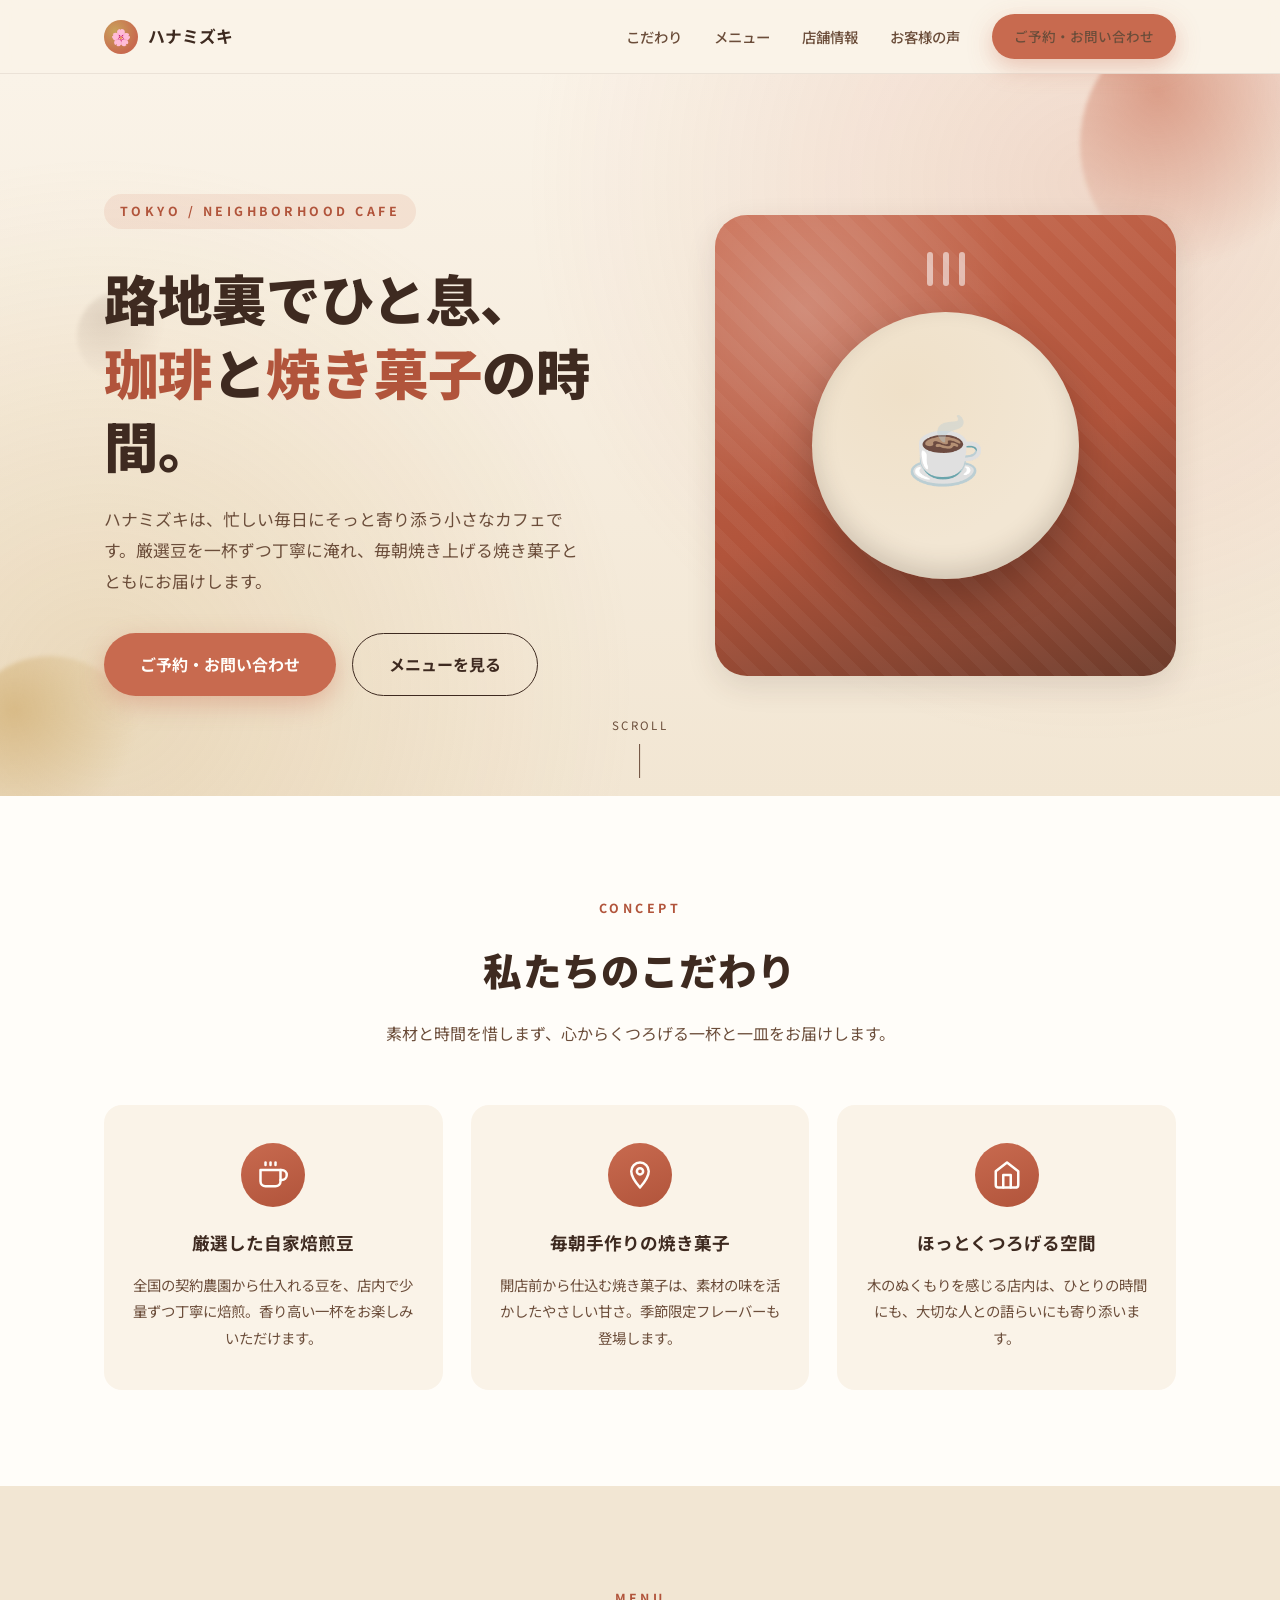
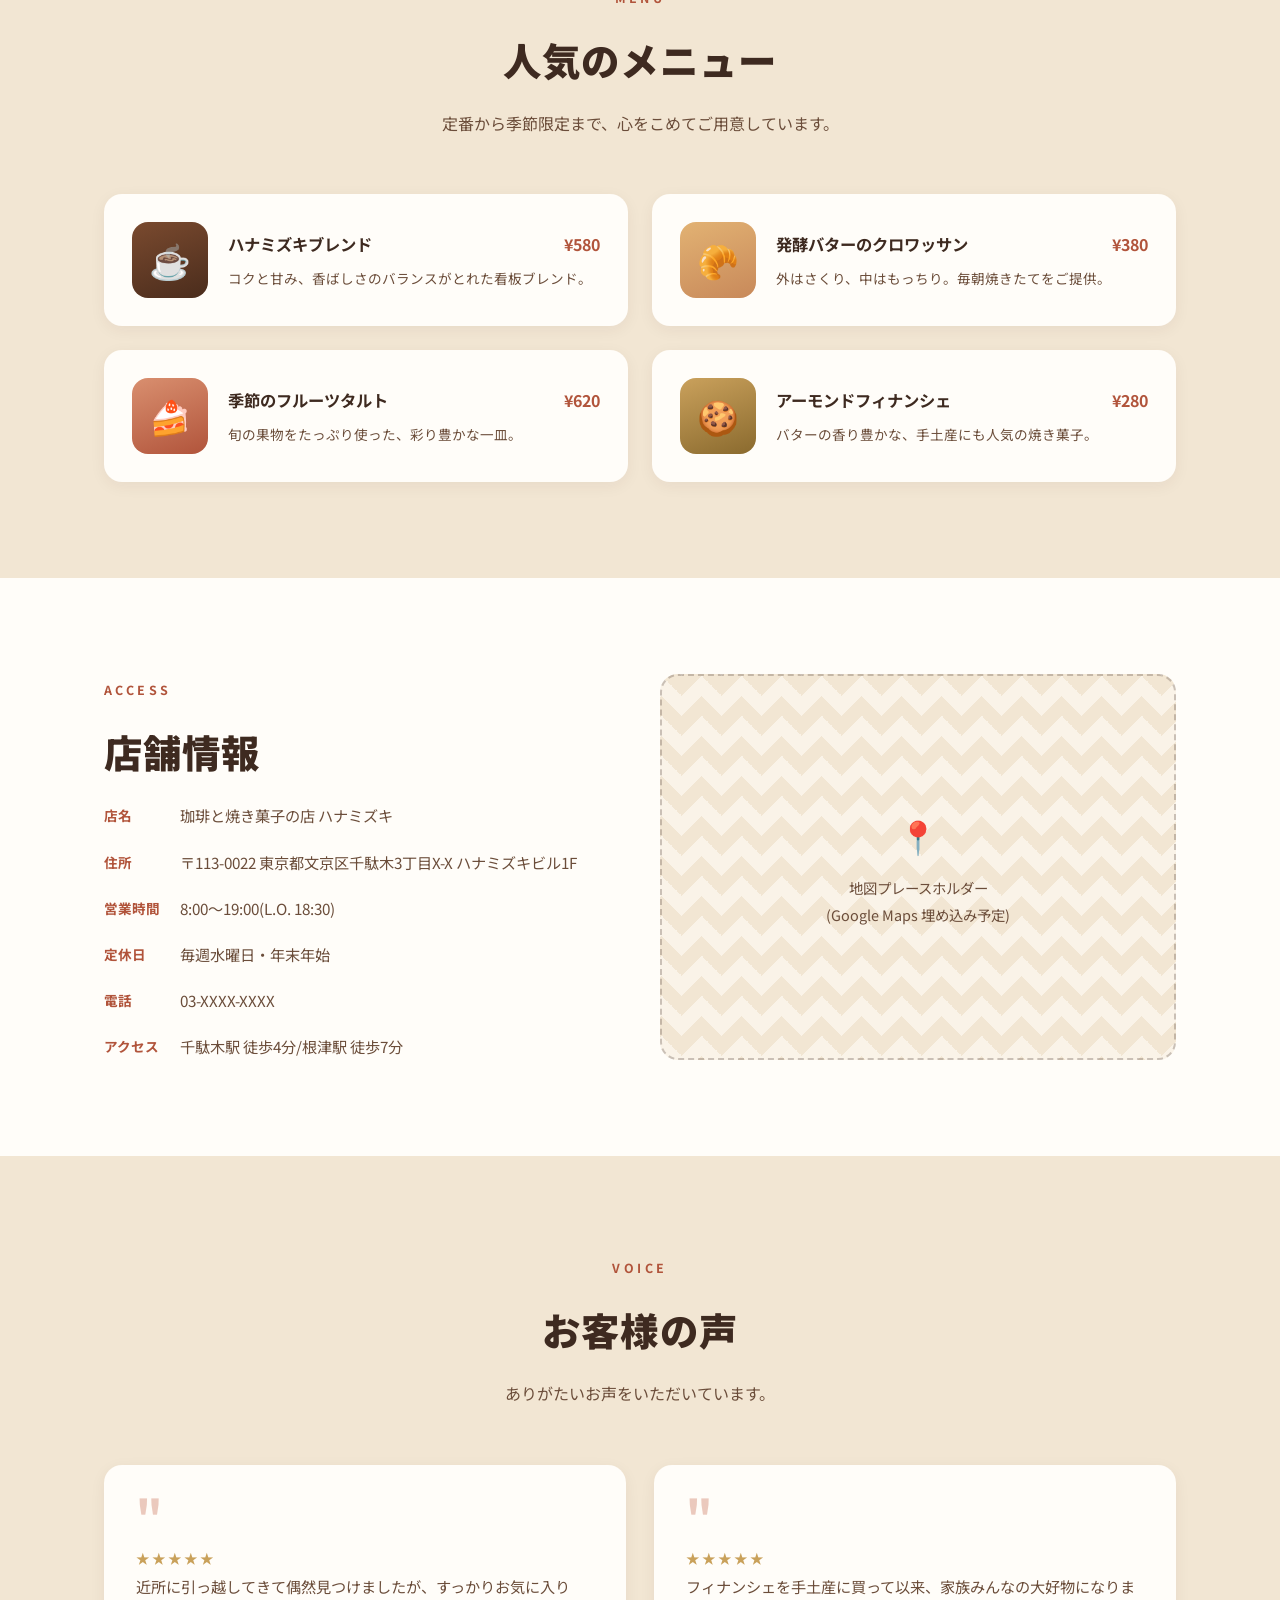
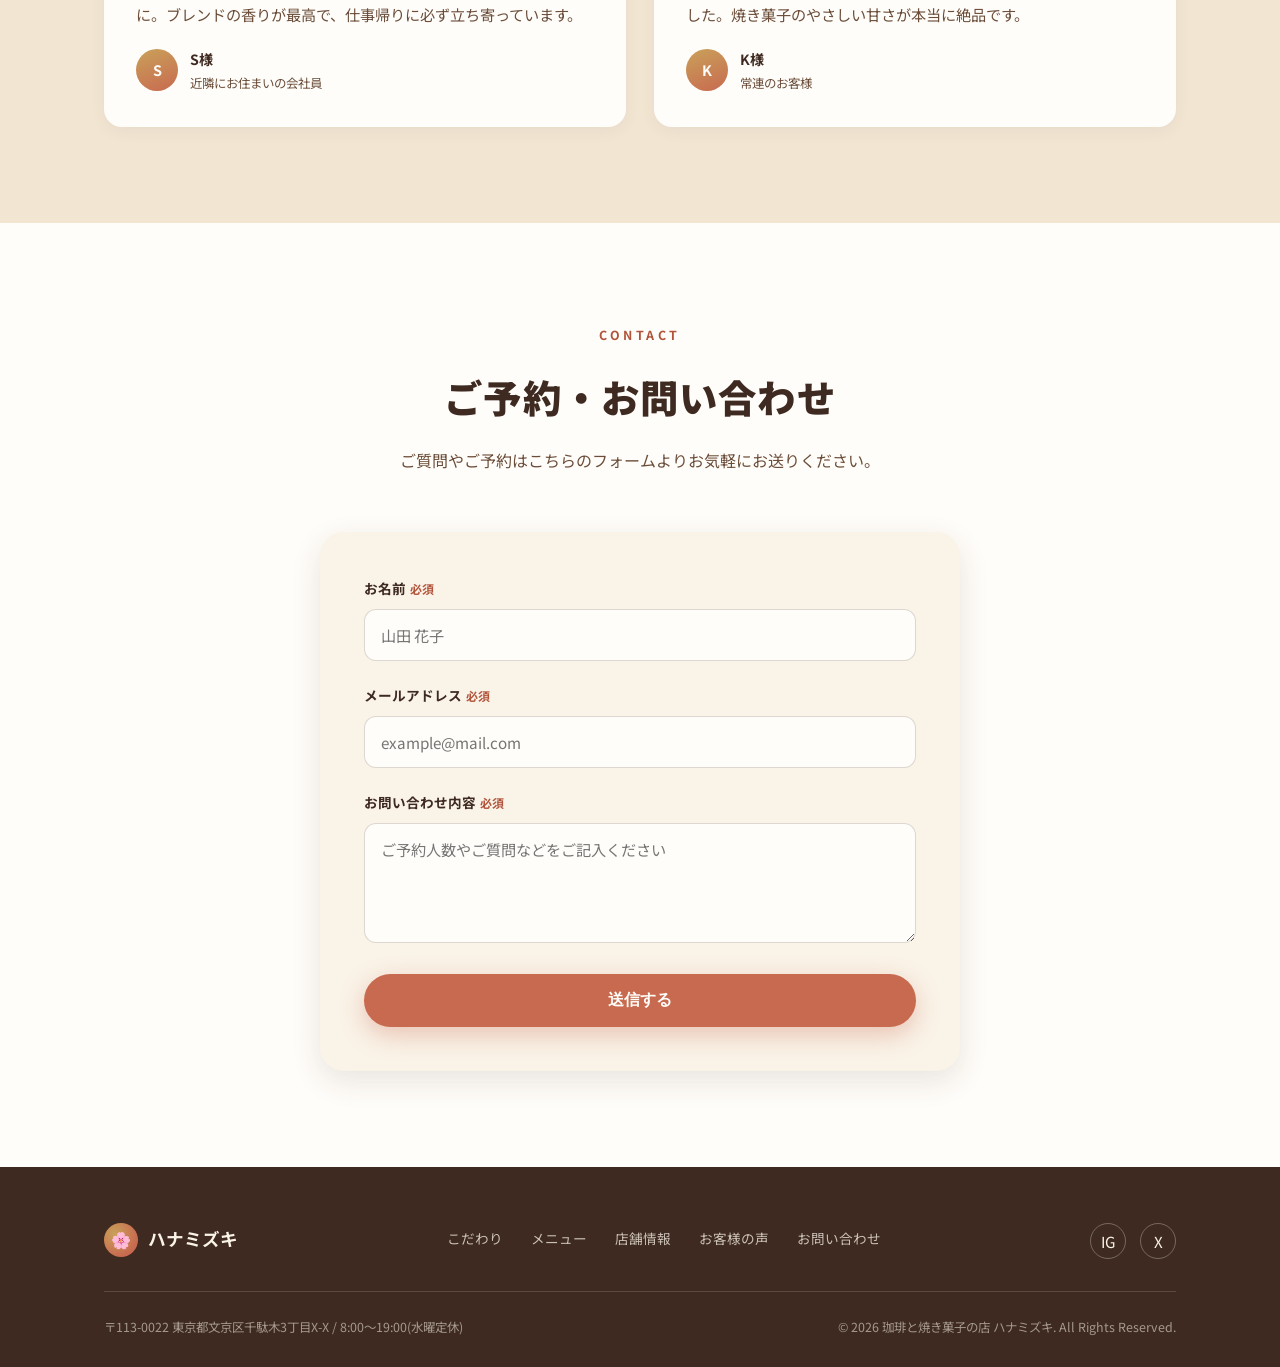
<file: lp-sample/index.html>
<!DOCTYPE html>
<html lang="ja">
<head>
<meta charset="UTF-8">
<meta name="viewport" content="width=device-width, initial-scale=1.0">
<title>珈琲と焼き菓子の店 ハナミズキ | 東京・下町の小さなカフェ</title>
<meta name="description" content="珈琲と焼き菓子の店 ハナミズキは、東京の路地裏にひっそりと佇む小さなカフェです。丁寧に淹れた一杯の珈琲と、毎朝焼き上げる焼き菓子で、ほっと一息つける時間をお届けします。">
<meta property="og:title" content="珈琲と焼き菓子の店 ハナミズキ">
<meta property="og:description" content="東京の路地裏にひっそりと佇む小さなカフェ。丁寧な一杯と、焼きたての焼き菓子。">
<meta property="og:type" content="website">
<meta property="og:locale" content="ja_JP">
<meta property="og:site_name" content="珈琲と焼き菓子の店 ハナミズキ">
<meta property="og:image" content="https://gomamonaka.github.io/webautolab-portfolio/assets/01_lp.png">
<meta property="og:url" content="https://gomamonaka.github.io/webautolab-portfolio/lp-sample/">
<meta name="twitter:card" content="summary">
<link rel="preconnect" href="https://fonts.googleapis.com">
<link rel="preconnect" href="https://fonts.gstatic.com" crossorigin>
<link href="https://fonts.googleapis.com/css2?family=Noto+Sans+JP:wght@300;400;500;700;900&display=swap" rel="stylesheet">
<style>
  :root{
    --cream:#faf3e8;
    --cream-deep:#f2e6d3;
    --brown:#3e2a20;
    --brown-soft:#6b4d3a;
    --terracotta:#c86a4f;
    --terracotta-deep:#b1543b;
    --gold:#c9a15a;
    --white:#fffdf9;
    --shadow: 0 10px 30px rgba(62,42,32,.12);
    --radius: 18px;
    --maxw: 1120px;
  }
  *{box-sizing:border-box;margin:0;padding:0;}
  html{scroll-behavior:smooth;}
  body{
    font-family:'Noto Sans JP',"Hiragino Sans","Yu Gothic",sans-serif;
    background:var(--cream);
    color:var(--brown);
    line-height:1.85;
    -webkit-font-smoothing:antialiased;
    overflow-x:hidden;
  }
  img{max-width:100%;display:block;}
  a{color:inherit;text-decoration:none;}
  ul{list-style:none;}
  .wrap{max-width:var(--maxw);margin:0 auto;padding:0 24px;}
  section{position:relative;padding:96px 0;}
  .eyebrow{
    display:inline-block;
    font-size:.78rem;
    letter-spacing:.28em;
    color:var(--terracotta-deep);
    font-weight:700;
    margin-bottom:14px;
    text-transform:uppercase;
  }
  h2.title{
    font-size:clamp(1.6rem,4vw,2.4rem);
    font-weight:900;
    color:var(--brown);
    margin-bottom:14px;
    letter-spacing:.03em;
  }
  .lead{color:var(--brown-soft);font-size:1rem;max-width:640px;}
  .section-head{text-align:center;margin-bottom:56px;}
  .section-head .lead{margin-left:auto;margin-right:auto;}
  .btn{
    display:inline-flex;align-items:center;gap:8px;
    background:var(--terracotta);
    color:var(--white);
    font-weight:700;
    font-size:1rem;
    padding:16px 36px;
    border-radius:999px;
    border:none;
    cursor:pointer;
    box-shadow:0 8px 24px rgba(200,106,79,.35);
    transition:transform .25s ease, box-shadow .25s ease, background .25s ease;
  }
  .btn:hover{transform:translateY(-3px);box-shadow:0 14px 30px rgba(200,106,79,.45);background:var(--terracotta-deep);}
  .btn:active{transform:translateY(0);}
  .btn-outline{
    background:transparent;
    color:var(--brown);
    border:1.5px solid var(--brown);
    box-shadow:none;
  }
  .btn-outline:hover{background:var(--brown);color:var(--white);}

  /* ---------- Header ---------- */
  header{
    position:sticky;top:0;left:0;right:0;
    z-index:100;
    background:rgba(250,243,232,.88);
    backdrop-filter:blur(10px);
    border-bottom:1px solid rgba(62,42,32,.08);
    transition:box-shadow .3s ease;
  }
  header.scrolled{box-shadow:0 4px 20px rgba(62,42,32,.08);}
  .nav{
    max-width:var(--maxw);margin:0 auto;padding:14px 24px;
    display:flex;align-items:center;justify-content:space-between;
  }
  .logo{display:flex;align-items:center;gap:10px;font-weight:700;font-size:1.05rem;color:var(--brown);}
  .logo-mark{
    width:34px;height:34px;border-radius:50%;
    background:radial-gradient(circle at 32% 32%, var(--gold), var(--terracotta) 70%);
    display:flex;align-items:center;justify-content:center;
    font-size:1rem;color:var(--white);flex-shrink:0;
  }
  .nav-links{display:flex;gap:32px;align-items:center;}
  .nav-links a{font-size:.9rem;font-weight:500;color:var(--brown-soft);position:relative;padding:4px 0;}
  .nav-links a::after{
    content:"";position:absolute;left:0;right:0;bottom:-2px;height:2px;
    background:var(--terracotta);transform:scaleX(0);transform-origin:right;
    transition:transform .3s ease;
  }
  .nav-links a:hover{color:var(--brown);}
  .nav-links a:hover::after{transform:scaleX(1);transform-origin:left;}
  .nav-cta{font-size:.85rem !important;padding:10px 22px !important;}
  .nav-toggle{
    display:none;flex-direction:column;gap:5px;background:none;border:none;cursor:pointer;padding:8px;
  }
  .nav-toggle span{width:24px;height:2px;background:var(--brown);border-radius:2px;transition:.3s;}

  /* ---------- Hero ---------- */
  .hero{
    position:relative;
    padding:120px 0 100px;
    overflow:hidden;
    background:
      radial-gradient(circle at 85% 15%, rgba(200,106,79,.18), transparent 45%),
      radial-gradient(circle at 8% 85%, rgba(201,161,90,.22), transparent 40%),
      linear-gradient(180deg, var(--cream) 0%, var(--cream-deep) 100%);
  }
  .hero-shape{
    position:absolute;border-radius:50%;
    filter:blur(2px);
    opacity:.55;
  }
  .shape-1{width:260px;height:260px;top:-60px;right:-60px;background:radial-gradient(circle at 30% 30%, var(--terracotta), transparent 70%);}
  .shape-2{width:180px;height:180px;bottom:-40px;left:-40px;background:radial-gradient(circle at 30% 30%, var(--gold), transparent 70%);}
  .shape-3{width:90px;height:90px;top:30%;left:6%;background:radial-gradient(circle at 30% 30%, var(--brown-soft), transparent 70%);opacity:.15;}
  .hero-inner{
    position:relative;z-index:2;
    display:grid;grid-template-columns:1.1fr .9fr;gap:48px;align-items:center;
  }
  .hero-copy .eyebrow{background:rgba(200,106,79,.12);padding:6px 16px;border-radius:999px;}
  .hero h1{
    font-size:clamp(2.1rem,5.2vw,3.4rem);
    font-weight:900;
    line-height:1.35;
    color:var(--brown);
    margin:18px 0 22px;
  }
  .hero h1 .accent{color:var(--terracotta-deep);}
  .hero p{color:var(--brown-soft);font-size:1.05rem;max-width:480px;margin-bottom:36px;}
  .hero-actions{display:flex;gap:16px;flex-wrap:wrap;}
  .hero-visual{
    position:relative;
    aspect-ratio:1/1;
    border-radius:32px;
    background:
      linear-gradient(160deg, var(--terracotta) 0%, var(--terracotta-deep) 55%, var(--brown) 130%);
    box-shadow:var(--shadow);
    display:flex;align-items:center;justify-content:center;
    overflow:hidden;
  }
  .hero-visual::before{
    content:"";position:absolute;inset:0;
    background:
      radial-gradient(circle at 20% 20%, rgba(255,255,255,.25), transparent 40%),
      repeating-linear-gradient(45deg, rgba(255,255,255,.04) 0 12px, transparent 12px 24px);
  }
  .cup{
    position:relative;z-index:2;
    width:58%;aspect-ratio:1/1;
    border-radius:50%;
    background:radial-gradient(circle at 35% 30%, #efe0c8, var(--cream-deep) 60%);
    box-shadow:inset 0 -10px 24px rgba(62,42,32,.18), 0 20px 40px rgba(0,0,0,.25);
    display:flex;align-items:center;justify-content:center;
    font-size:4rem;
  }
  .steam{
    position:absolute;top:8%;left:50%;transform:translateX(-50%);
    display:flex;gap:10px;z-index:3;
  }
  .steam span{
    display:block;width:6px;height:34px;border-radius:6px;
    background:rgba(255,255,255,.55);
    animation:steamRise 2.6s ease-in-out infinite;
  }
  .steam span:nth-child(2){animation-delay:.5s;}
  .steam span:nth-child(3){animation-delay:1s;}
  @keyframes steamRise{
    0%{transform:translateY(0) scaleY(1);opacity:0;}
    30%{opacity:.7;}
    100%{transform:translateY(-26px) scaleY(1.4);opacity:0;}
  }
  .scroll-cue{
    position:absolute;bottom:18px;left:50%;transform:translateX(-50%);
    font-size:.72rem;color:var(--brown-soft);letter-spacing:.2em;
    display:flex;flex-direction:column;align-items:center;gap:8px;
  }
  .scroll-cue .line{width:1px;height:34px;background:var(--brown-soft);position:relative;overflow:hidden;}
  .scroll-cue .line::after{
    content:"";position:absolute;top:-100%;left:0;width:100%;height:100%;
    background:var(--terracotta);animation:scrollLine 1.8s ease-in-out infinite;
  }
  @keyframes scrollLine{0%{top:-100%;}50%{top:0;}100%{top:100%;}}

  /* ---------- fade-in ---------- */
  .fade-in{opacity:0;transform:translateY(28px);transition:opacity .8s ease, transform .8s ease;}
  .fade-in.visible{opacity:1;transform:translateY(0);}

  /* ---------- こだわり ---------- */
  .features{background:var(--white);}
  .feature-grid{display:grid;grid-template-columns:repeat(3,1fr);gap:28px;}
  .feature-card{
    background:var(--cream);
    border-radius:var(--radius);
    padding:38px 28px;
    text-align:center;
    transition:transform .3s ease, box-shadow .3s ease;
  }
  .feature-card:hover{transform:translateY(-6px);box-shadow:var(--shadow);}
  .feature-icon{
    width:64px;height:64px;margin:0 auto 20px;
    border-radius:50%;
    background:linear-gradient(160deg, var(--terracotta), var(--terracotta-deep));
    display:flex;align-items:center;justify-content:center;
  }
  .feature-icon svg{width:30px;height:30px;stroke:var(--white);}
  .feature-card h3{font-size:1.1rem;font-weight:700;margin-bottom:12px;color:var(--brown);}
  .feature-card p{font-size:.9rem;color:var(--brown-soft);}

  /* ---------- メニュー ---------- */
  .menu{
    background:var(--cream-deep);
  }
  .menu-grid{display:grid;grid-template-columns:repeat(2,1fr);gap:24px;}
  .menu-item{
    background:var(--white);
    border-radius:var(--radius);
    padding:28px;
    display:flex;gap:20px;align-items:center;
    box-shadow:0 4px 16px rgba(62,42,32,.06);
    transition:transform .3s ease;
  }
  .menu-item:hover{transform:translateY(-4px);}
  .menu-thumb{
    width:76px;height:76px;border-radius:16px;flex-shrink:0;
    display:flex;align-items:center;justify-content:center;
    font-size:2.1rem;
  }
  .menu-thumb.c1{background:linear-gradient(160deg,#7a4a2f,#4a2c1c);}
  .menu-thumb.c2{background:linear-gradient(160deg,#e2b273,#c8895a);}
  .menu-thumb.c3{background:linear-gradient(160deg,#d98f6f,#b1543b);}
  .menu-thumb.c4{background:linear-gradient(160deg,#caa15c,#8a6a2e);}
  .menu-info{flex:1;}
  .menu-info .row{display:flex;justify-content:space-between;align-items:baseline;gap:12px;}
  .menu-info h3{font-size:1.02rem;font-weight:700;color:var(--brown);}
  .menu-info .price{font-weight:700;color:var(--terracotta-deep);white-space:nowrap;}
  .menu-info p{font-size:.85rem;color:var(--brown-soft);margin-top:6px;}

  /* ---------- 店舗情報 ---------- */
  .store{background:var(--white);}
  .store-grid{display:grid;grid-template-columns:1fr 1fr;gap:40px;align-items:stretch;}
  .store-info dl{display:grid;grid-template-columns:auto 1fr;gap:18px 20px;}
  .store-info dt{
    font-weight:700;color:var(--terracotta-deep);font-size:.85rem;
    padding-top:2px;white-space:nowrap;
  }
  .store-info dd{color:var(--brown-soft);font-size:.95rem;}
  .map-placeholder{
    border-radius:var(--radius);
    background:
      linear-gradient(135deg, var(--cream-deep) 25%, transparent 25%) -20px 0/40px 40px,
      linear-gradient(225deg, var(--cream-deep) 25%, transparent 25%) -20px 0/40px 40px,
      linear-gradient(315deg, var(--cream-deep) 25%, transparent 25%) 0 0/40px 40px,
      linear-gradient(45deg, var(--cream-deep) 25%, var(--cream) 25%) 0 0/40px 40px;
    min-height:280px;
    display:flex;align-items:center;justify-content:center;
    border:2px dashed rgba(62,42,32,.25);
    color:var(--brown-soft);
    font-size:.9rem;
    text-align:center;
    flex-direction:column;gap:10px;
  }
  .map-placeholder .pin{font-size:2rem;}

  /* ---------- お客様の声 ---------- */
  .voice{background:var(--cream-deep);}
  .voice-grid{display:grid;grid-template-columns:1fr 1fr;gap:28px;}
  .voice-card{
    background:var(--white);
    border-radius:var(--radius);
    padding:32px;
    position:relative;
    box-shadow:0 4px 16px rgba(62,42,32,.06);
  }
  .voice-card .quote-mark{
    font-size:2.6rem;color:var(--terracotta);opacity:.35;
    line-height:1;font-weight:900;margin-bottom:8px;
  }
  .voice-card p{color:var(--brown-soft);font-size:.95rem;margin-bottom:18px;}
  .voice-who{display:flex;align-items:center;gap:12px;}
  .voice-avatar{
    width:42px;height:42px;border-radius:50%;
    background:linear-gradient(160deg,var(--gold),var(--terracotta));
    display:flex;align-items:center;justify-content:center;color:var(--white);font-weight:700;font-size:.9rem;
  }
  .voice-who .name{font-weight:700;font-size:.88rem;color:var(--brown);}
  .voice-who .role{font-size:.78rem;color:var(--brown-soft);}
  .stars{color:var(--gold);font-size:.85rem;letter-spacing:2px;}

  /* ---------- お問い合わせ ---------- */
  .contact{background:var(--white);}
  .contact-box{
    max-width:640px;margin:0 auto;
    background:var(--cream);
    border-radius:24px;
    padding:44px;
    box-shadow:var(--shadow);
  }
  .field{margin-bottom:22px;}
  .field label{
    display:block;font-size:.85rem;font-weight:700;margin-bottom:8px;color:var(--brown);
  }
  .field input, .field textarea{
    width:100%;
    padding:14px 16px;
    border-radius:12px;
    border:1.5px solid rgba(62,42,32,.18);
    background:var(--white);
    font-family:inherit;
    font-size:.95rem;
    color:var(--brown);
    transition:border-color .25s ease, box-shadow .25s ease;
  }
  .field input:focus, .field textarea:focus{
    outline:none;
    border-color:var(--terracotta);
    box-shadow:0 0 0 4px rgba(200,106,79,.14);
  }
  .field textarea{resize:vertical;min-height:120px;}
  .contact-box .btn{width:100%;justify-content:center;font-size:1rem;}
  .required{color:var(--terracotta-deep);font-size:.75rem;margin-left:4px;}

  /* ---------- Footer ---------- */
  footer{
    background:var(--brown);
    color:var(--cream);
    padding:56px 0 28px;
  }
  .footer-top{
    display:flex;justify-content:space-between;align-items:flex-start;flex-wrap:wrap;gap:32px;
    padding-bottom:32px;border-bottom:1px solid rgba(250,243,232,.15);
  }
  .footer-logo{display:flex;align-items:center;gap:10px;font-weight:700;font-size:1.1rem;}
  .footer-nav{display:flex;gap:28px;flex-wrap:wrap;}
  .footer-nav a{font-size:.85rem;color:rgba(250,243,232,.75);}
  .footer-nav a:hover{color:var(--cream);}
  .footer-sns{display:flex;gap:14px;}
  .footer-sns a{
    width:36px;height:36px;border-radius:50%;
    border:1px solid rgba(250,243,232,.3);
    display:flex;align-items:center;justify-content:center;
    font-size:.95rem;
  }
  .footer-bottom{
    padding-top:24px;
    display:flex;justify-content:space-between;flex-wrap:wrap;gap:12px;
    font-size:.78rem;color:rgba(250,243,232,.55);
  }

  @media (max-width:860px){
    .hero-inner{grid-template-columns:1fr;}
    .hero-visual{max-width:340px;margin:0 auto;}
    .feature-grid{grid-template-columns:1fr;}
    .menu-grid{grid-template-columns:1fr;}
    .store-grid{grid-template-columns:1fr;}
    .voice-grid{grid-template-columns:1fr;}
    .nav-links{
      position:fixed;top:0;right:0;height:100vh;width:min(78vw,320px);
      background:var(--white);
      flex-direction:column;justify-content:center;align-items:flex-start;
      padding:40px;gap:26px;
      box-shadow:-8px 0 30px rgba(0,0,0,.15);
      transform:translateX(100%);
      transition:transform .35s ease;
      z-index:200;
    }
    .nav-links.open{transform:translateX(0);}
    .nav-toggle{display:flex;}
    .nav-overlay{
      display:none;position:fixed;inset:0;background:rgba(0,0,0,.35);z-index:150;
    }
    .nav-overlay.open{display:block;}
    section{padding:72px 0;}
  }
  @media (max-width:480px){
    .contact-box{padding:28px 20px;}
    .hero{padding:100px 0 72px;}
  }
</style>
</head>
<body>

<header id="siteHeader">
  <nav class="nav">
    <a href="#top" class="logo">
      <span class="logo-mark">🌸</span>
      ハナミズキ
    </a>
    <button class="nav-toggle" id="navToggle" aria-label="メニューを開く" aria-expanded="false">
      <span></span><span></span><span></span>
    </button>
    <ul class="nav-links" id="navLinks">
      <li><a href="#concept" class="nav-link">こだわり</a></li>
      <li><a href="#menu" class="nav-link">メニュー</a></li>
      <li><a href="#store" class="nav-link">店舗情報</a></li>
      <li><a href="#voice" class="nav-link">お客様の声</a></li>
      <li><a href="#contact" class="btn nav-cta">ご予約・お問い合わせ</a></li>
    </ul>
  </nav>
</header>
<div class="nav-overlay" id="navOverlay"></div>

<main id="top">
  <section class="hero">
    <div class="hero-shape shape-1"></div>
    <div class="hero-shape shape-2"></div>
    <div class="hero-shape shape-3"></div>
    <div class="wrap hero-inner">
      <div class="hero-copy">
        <span class="eyebrow">TOKYO / NEIGHBORHOOD CAFE</span>
        <h1>路地裏でひと息、<br><span class="accent">珈琲</span>と<span class="accent">焼き菓子</span>の時間。</h1>
        <p>ハナミズキは、忙しい毎日にそっと寄り添う小さなカフェです。厳選豆を一杯ずつ丁寧に淹れ、毎朝焼き上げる焼き菓子とともにお届けします。</p>
        <div class="hero-actions">
          <a href="#contact" class="btn">ご予約・お問い合わせ</a>
          <a href="#menu" class="btn btn-outline">メニューを見る</a>
        </div>
      </div>
      <div class="hero-visual">
        <div class="steam"><span></span><span></span><span></span></div>
        <div class="cup">☕</div>
      </div>
    </div>
    <div class="scroll-cue"><span>SCROLL</span><span class="line"></span></div>
  </section>

  <section class="features" id="concept">
    <div class="wrap">
      <div class="section-head fade-in">
        <span class="eyebrow">CONCEPT</span>
        <h2 class="title">私たちのこだわり</h2>
        <p class="lead">素材と時間を惜しまず、心からくつろげる一杯と一皿をお届けします。</p>
      </div>
      <div class="feature-grid">
        <div class="feature-card fade-in">
          <div class="feature-icon">
            <svg viewBox="0 0 24 24" fill="none" stroke-width="2" stroke-linecap="round" stroke-linejoin="round"><path d="M18 8h1a4 4 0 0 1 0 8h-1"></path><path d="M2 8h16v9a4 4 0 0 1-4 4H6a4 4 0 0 1-4-4V8z"></path><line x1="6" y1="2" x2="6" y2="4"></line><line x1="10" y1="2" x2="10" y2="4"></line><line x1="14" y1="2" x2="14" y2="4"></line></svg>
          </div>
          <h3>厳選した自家焙煎豆</h3>
          <p>全国の契約農園から仕入れる豆を、店内で少量ずつ丁寧に焙煎。香り高い一杯をお楽しみいただけます。</p>
        </div>
        <div class="feature-card fade-in">
          <div class="feature-icon">
            <svg viewBox="0 0 24 24" fill="none" stroke-width="2" stroke-linecap="round" stroke-linejoin="round"><path d="M12 2a7 7 0 0 0-7 7c0 5 7 13 7 13s7-8 7-13a7 7 0 0 0-7-7z"></path><circle cx="12" cy="9" r="2.5"></circle></svg>
          </div>
          <h3>毎朝手作りの焼き菓子</h3>
          <p>開店前から仕込む焼き菓子は、素材の味を活かしたやさしい甘さ。季節限定フレーバーも登場します。</p>
        </div>
        <div class="feature-card fade-in">
          <div class="feature-icon">
            <svg viewBox="0 0 24 24" fill="none" stroke-width="2" stroke-linecap="round" stroke-linejoin="round"><path d="M3 9l9-7 9 7v11a2 2 0 0 1-2 2H5a2 2 0 0 1-2-2z"></path><polyline points="9 22 9 12 15 12 15 22"></polyline></svg>
          </div>
          <h3>ほっとくつろげる空間</h3>
          <p>木のぬくもりを感じる店内は、ひとりの時間にも、大切な人との語らいにも寄り添います。</p>
        </div>
      </div>
    </div>
  </section>

  <section class="menu" id="menu">
    <div class="wrap">
      <div class="section-head fade-in">
        <span class="eyebrow">MENU</span>
        <h2 class="title">人気のメニュー</h2>
        <p class="lead">定番から季節限定まで、心をこめてご用意しています。</p>
      </div>
      <div class="menu-grid">
        <div class="menu-item fade-in">
          <div class="menu-thumb c1">☕</div>
          <div class="menu-info">
            <div class="row"><h3>ハナミズキブレンド</h3><span class="price">¥580</span></div>
            <p>コクと甘み、香ばしさのバランスがとれた看板ブレンド。</p>
          </div>
        </div>
        <div class="menu-item fade-in">
          <div class="menu-thumb c2">🥐</div>
          <div class="menu-info">
            <div class="row"><h3>発酵バターのクロワッサン</h3><span class="price">¥380</span></div>
            <p>外はさくり、中はもっちり。毎朝焼きたてをご提供。</p>
          </div>
        </div>
        <div class="menu-item fade-in">
          <div class="menu-thumb c3">🍰</div>
          <div class="menu-info">
            <div class="row"><h3>季節のフルーツタルト</h3><span class="price">¥620</span></div>
            <p>旬の果物をたっぷり使った、彩り豊かな一皿。</p>
          </div>
        </div>
        <div class="menu-item fade-in">
          <div class="menu-thumb c4">🍪</div>
          <div class="menu-info">
            <div class="row"><h3>アーモンドフィナンシェ</h3><span class="price">¥280</span></div>
            <p>バターの香り豊かな、手土産にも人気の焼き菓子。</p>
          </div>
        </div>
      </div>
    </div>
  </section>

  <section class="store" id="store">
    <div class="wrap store-grid">
      <div class="store-info fade-in">
        <span class="eyebrow">ACCESS</span>
        <h2 class="title">店舗情報</h2>
        <dl>
          <dt>店名</dt><dd>珈琲と焼き菓子の店 ハナミズキ</dd>
          <dt>住所</dt><dd>〒113-0022 東京都文京区千駄木3丁目X-X ハナミズキビル1F</dd>
          <dt>営業時間</dt><dd>8:00〜19:00(L.O. 18:30)</dd>
          <dt>定休日</dt><dd>毎週水曜日・年末年始</dd>
          <dt>電話</dt><dd>03-XXXX-XXXX</dd>
          <dt>アクセス</dt><dd>千駄木駅 徒歩4分/根津駅 徒歩7分</dd>
        </dl>
      </div>
      <div class="map-placeholder fade-in">
        <span class="pin">📍</span>
        <span>地図プレースホルダー<br>(Google Maps 埋め込み予定)</span>
      </div>
    </div>
  </section>

  <section class="voice" id="voice">
    <div class="wrap">
      <div class="section-head fade-in">
        <span class="eyebrow">VOICE</span>
        <h2 class="title">お客様の声</h2>
        <p class="lead">ありがたいお声をいただいています。</p>
      </div>
      <div class="voice-grid">
        <div class="voice-card fade-in">
          <div class="quote-mark">"</div>
          <div class="stars">★★★★★</div>
          <p>近所に引っ越してきて偶然見つけましたが、すっかりお気に入りに。ブレンドの香りが最高で、仕事帰りに必ず立ち寄っています。</p>
          <div class="voice-who">
            <div class="voice-avatar">S</div>
            <div><div class="name">S様</div><div class="role">近隣にお住まいの会社員</div></div>
          </div>
        </div>
        <div class="voice-card fade-in">
          <div class="quote-mark">"</div>
          <div class="stars">★★★★★</div>
          <p>フィナンシェを手土産に買って以来、家族みんなの大好物になりました。焼き菓子のやさしい甘さが本当に絶品です。</p>
          <div class="voice-who">
            <div class="voice-avatar">K</div>
            <div><div class="name">K様</div><div class="role">常連のお客様</div></div>
          </div>
        </div>
      </div>
    </div>
  </section>

  <section class="contact" id="contact">
    <div class="wrap">
      <div class="section-head fade-in">
        <span class="eyebrow">CONTACT</span>
        <h2 class="title">ご予約・お問い合わせ</h2>
        <p class="lead">ご質問やご予約はこちらのフォームよりお気軽にお送りください。</p>
      </div>
      <form class="contact-box fade-in" id="contactForm" novalidate>
        <div class="field">
          <label for="name">お名前<span class="required">必須</span></label>
          <input type="text" id="name" name="name" placeholder="山田 花子" required>
        </div>
        <div class="field">
          <label for="email">メールアドレス<span class="required">必須</span></label>
          <input type="email" id="email" name="email" placeholder="example@mail.com" required>
        </div>
        <div class="field">
          <label for="message">お問い合わせ内容<span class="required">必須</span></label>
          <textarea id="message" name="message" placeholder="ご予約人数やご質問などをご記入ください" required></textarea>
        </div>
        <button type="submit" class="btn">送信する</button>
      </form>
    </div>
  </section>
</main>

<footer>
  <div class="wrap">
    <div class="footer-top">
      <a href="#top" class="footer-logo"><span class="logo-mark">🌸</span>ハナミズキ</a>
      <ul class="footer-nav">
        <li><a href="#concept">こだわり</a></li>
        <li><a href="#menu">メニュー</a></li>
        <li><a href="#store">店舗情報</a></li>
        <li><a href="#voice">お客様の声</a></li>
        <li><a href="#contact">お問い合わせ</a></li>
      </ul>
      <div class="footer-sns" aria-hidden="true">
        <a href="#">IG</a><a href="#">X</a>
      </div>
    </div>
    <div class="footer-bottom">
      <span>〒113-0022 東京都文京区千駄木3丁目X-X / 8:00〜19:00(水曜定休)</span>
      <span>&copy; 2026 珈琲と焼き菓子の店 ハナミズキ. All Rights Reserved.</span>
    </div>
  </div>
</footer>

<script>
  // Sticky header shadow
  var header = document.getElementById("siteHeader");
  window.addEventListener("scroll", function () {
    header.classList.toggle("scrolled", window.scrollY > 8);
  }, { passive: true });

  // Mobile nav toggle
  var navToggle = document.getElementById("navToggle");
  var navLinks = document.getElementById("navLinks");
  var navOverlay = document.getElementById("navOverlay");
  function closeNav(){
    navLinks.classList.remove("open");
    navOverlay.classList.remove("open");
    navToggle.setAttribute("aria-expanded", "false");
  }
  navToggle.addEventListener("click", function () {
    var isOpen = navLinks.classList.toggle("open");
    navOverlay.classList.toggle("open", isOpen);
    navToggle.setAttribute("aria-expanded", String(isOpen));
  });
  navOverlay.addEventListener("click", closeNav);
  document.querySelectorAll(".nav-links a").forEach(function (a) {
    a.addEventListener("click", closeNav);
  });

  // Fade-in on scroll
  var observer = new IntersectionObserver(function (entries) {
    entries.forEach(function (entry) {
      if (entry.isIntersecting) {
        entry.target.classList.add("visible");
        observer.unobserve(entry.target);
      }
    });
  }, { threshold: 0.15, rootMargin: "0px 0px -60px 0px" });
  document.querySelectorAll(".fade-in").forEach(function (el) {
    observer.observe(el);
  });

  // Dummy form submit
  document.getElementById("contactForm").addEventListener("submit", function (e) {
    e.preventDefault();
    var name = document.getElementById("name").value.trim();
    if (!this.checkValidity()) {
      this.reportValidity();
      return;
    }
    alert("ご送信ありがとうございます、" + name + " 様。\n担当者よりあらためてご連絡いたします。\n(これはサンプルのため実際には送信されません)");
    this.reset();
  });
</script>

</body>
</html>
</file>
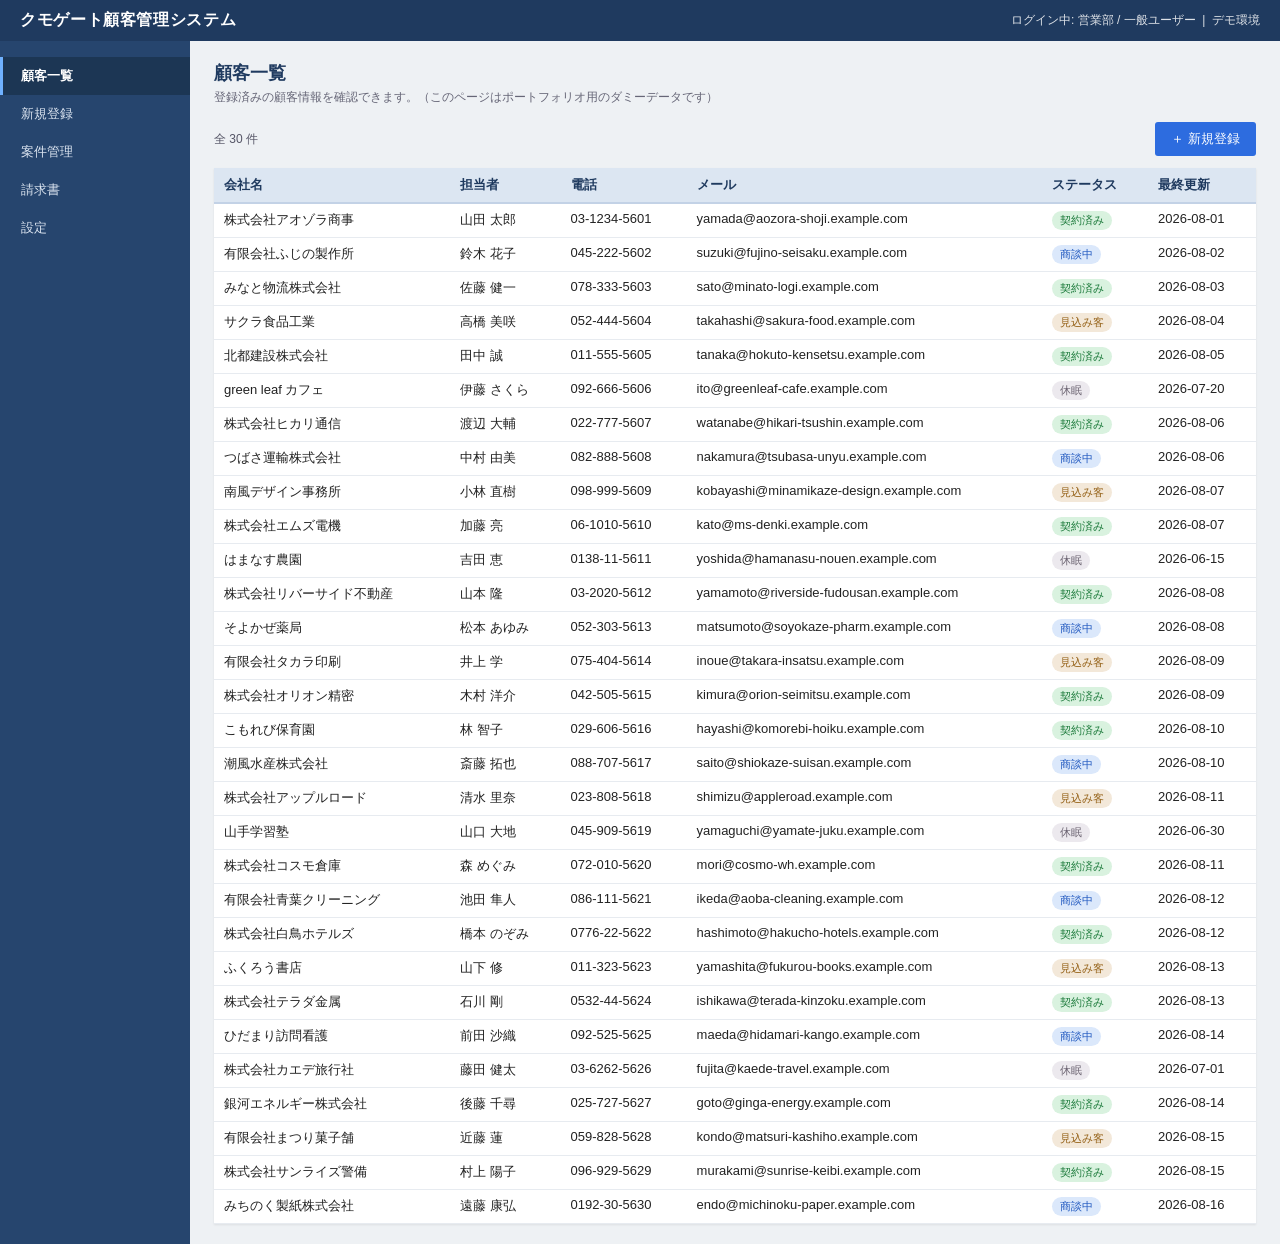
<file: chrome-automation/demo-crm/index.html>
<!DOCTYPE html>
<html lang="ja">
<head>
<meta charset="UTF-8">
<meta name="viewport" content="width=device-width, initial-scale=1">
<title>顧客一覧 | クモゲート顧客管理システム(デモ)</title>
<link rel="stylesheet" href="style.css">
</head>
<body>
  <header class="app-header">
    <div class="brand">クモゲート顧客管理システム</div>
    <div class="user">ログイン中: 営業部 / 一般ユーザー &nbsp;|&nbsp; デモ環境</div>
  </header>

  <div class="app-body">
    <nav class="sidebar">
      <ul>
        <li><a href="index.html" class="active">顧客一覧</a></li>
        <li><a href="new.html">新規登録</a></li>
        <li><a href="#" onclick="return false;">案件管理</a></li>
        <li><a href="#" onclick="return false;">請求書</a></li>
        <li><a href="#" onclick="return false;">設定</a></li>
      </ul>
    </nav>

    <main class="main">
      <h1 class="page-title">顧客一覧</h1>
      <p class="page-desc">登録済みの顧客情報を確認できます。（このページはポートフォリオ用のダミーデータです）</p>

      <div class="toolbar">
        <span class="count" id="rowCount"></span>
        <a class="btn" href="new.html">＋ 新規登録</a>
      </div>

      <table class="data-table" id="customerTable">
        <thead>
          <tr>
            <th>会社名</th>
            <th>担当者</th>
            <th>電話</th>
            <th>メール</th>
            <th>ステータス</th>
            <th>最終更新</th>
          </tr>
        </thead>
        <tbody id="customerTableBody">
          <!-- JS で描画 -->
        </tbody>
      </table>
    </main>
  </div>

  <div id="toast"></div>

  <script src="data/customers.js"></script>
  <script>
    var STATUS_CLASS = {
      "契約済み": "contract",
      "商談中": "negotiating",
      "見込み客": "lead",
      "休眠": "dormant"
    };

    function esc(s) {
      return String(s == null ? "" : s).replace(/[&<>"']/g, function (c) {
        return { "&": "&amp;", "<": "&lt;", ">": "&gt;", '"': "&quot;", "'": "&#39;" }[c];
      });
    }

    function renderTable() {
      var seed = window.DemoCRM.CUSTOMERS_SEED;
      var extra = window.DemoCRM.getExtraCustomers();
      var tbody = document.getElementById("customerTableBody");
      var rowsHtml = "";

      function rowHtml(c, isLocal) {
        var badgeClass = STATUS_CLASS[c.status] || "lead";
        return (
          '<tr class="' + (isLocal ? "local-added" : "") + '" ' +
          'data-company="' + esc(c.company) + '" ' +
          'data-person="' + esc(c.person) + '" ' +
          'data-phone="' + esc(c.phone) + '" ' +
          'data-email="' + esc(c.email) + '" ' +
          'data-status="' + esc(c.status) + '" ' +
          'data-updated="' + esc(c.updated) + '">' +
          '<td class="col-company">' + esc(c.company) + "</td>" +
          '<td class="col-person">' + esc(c.person) + "</td>" +
          '<td class="col-phone">' + esc(c.phone) + "</td>" +
          '<td class="col-email">' + esc(c.email) + "</td>" +
          '<td class="col-status"><span class="badge ' + badgeClass + '">' + esc(c.status) + "</span></td>" +
          '<td class="col-updated">' + esc(c.updated) + "</td>" +
          "</tr>"
        );
      }

      seed.forEach(function (c) { rowsHtml += rowHtml(c, false); });
      extra.forEach(function (c) { rowsHtml += rowHtml(c, true); });

      tbody.innerHTML = rowsHtml;
      document.getElementById("rowCount").textContent =
        "全 " + (seed.length + extra.length) + " 件" + (extra.length ? "（うち新規登録 " + extra.length + " 件）" : "");
    }

    function showToastIfNeeded() {
      try {
        var msg = sessionStorage.getItem("webautolab_toast");
        if (msg) {
          sessionStorage.removeItem("webautolab_toast");
          var toast = document.getElementById("toast");
          toast.textContent = msg;
          toast.classList.add("show");
          setTimeout(function () { toast.classList.remove("show"); }, 2500);
        }
      } catch (e) { /* noop */ }
    }

    renderTable();
    showToastIfNeeded();
  </script>
</body>
</html>
</file>
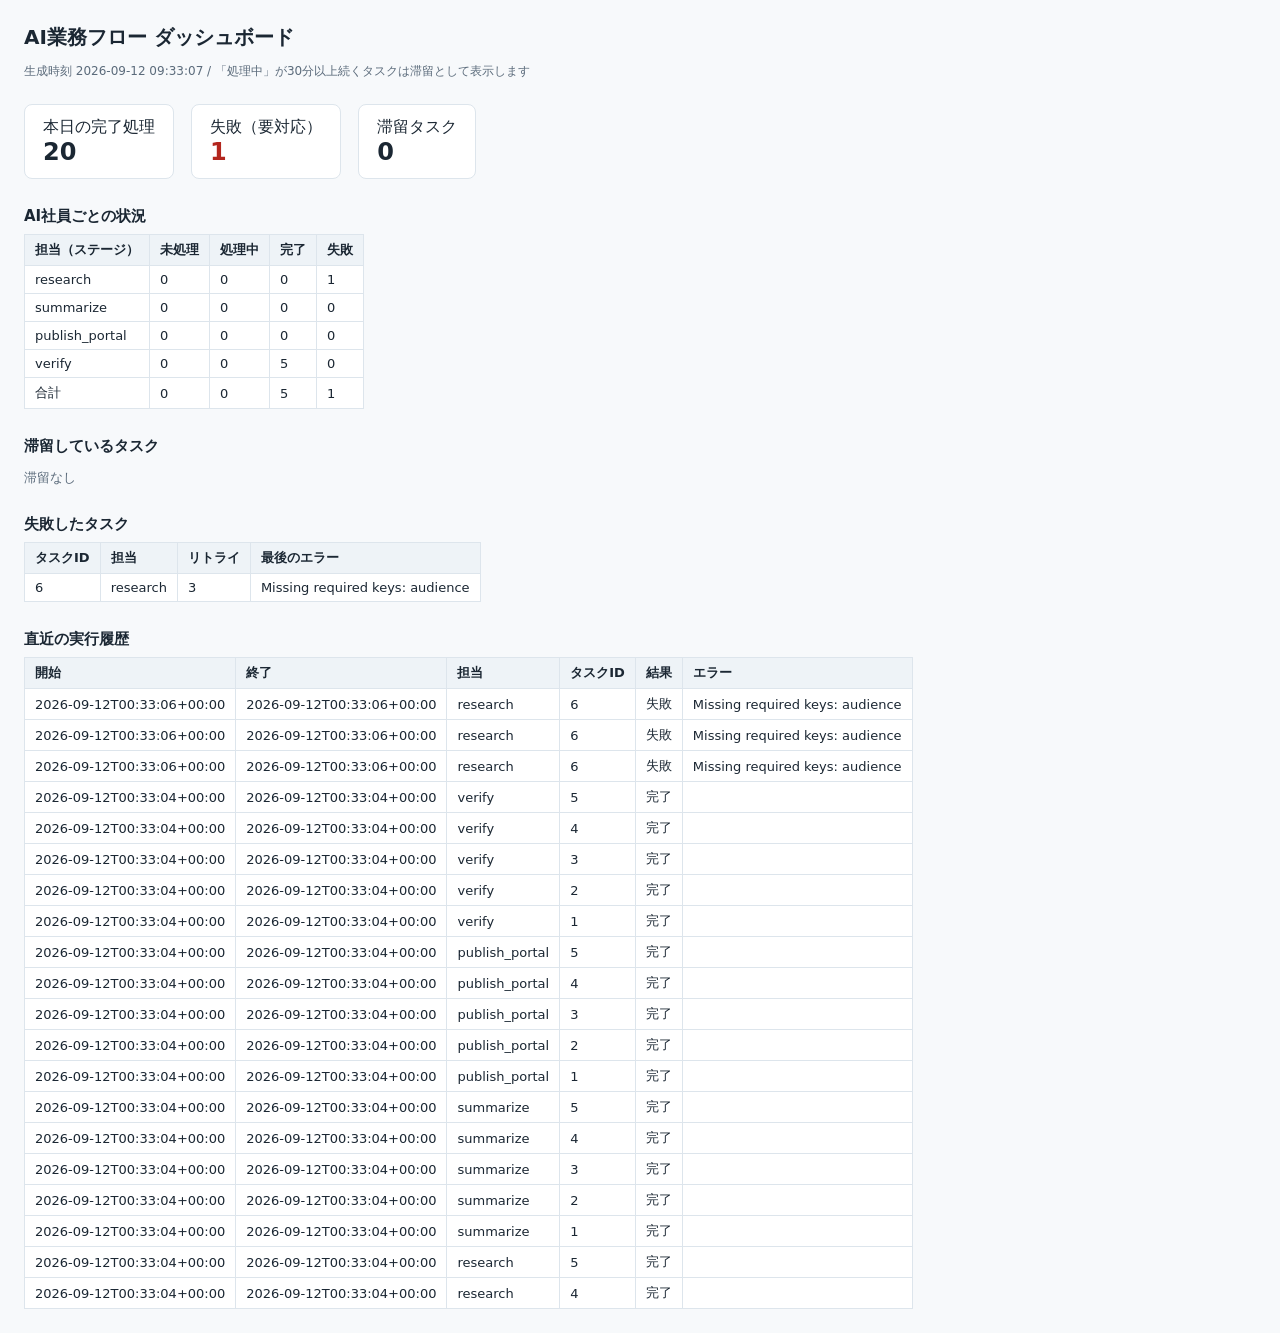
<file: ai-agent-flow/dashboard_sample.html>
<!doctype html><html lang="ja"><head><meta charset="utf-8">
<title>AI業務フロー ダッシュボード</title><style>
body{font-family:system-ui,"Hiragino Kaku Gothic ProN",Meiryo,sans-serif;margin:24px;color:#1b2733;background:#f7f9fb}
h1{font-size:20px;margin:0 0 4px}h2{font-size:15px;margin:28px 0 8px}
.meta{color:#5b6b7b;font-size:12px}.kpi{display:inline-block;background:#fff;border:1px solid #dde5ec;
border-radius:8px;padding:12px 18px;margin:12px 12px 0 0}.kpi b{display:block;font-size:24px}
table{border-collapse:collapse;background:#fff;font-size:13px}
th,td{border:1px solid #dde5ec;padding:6px 10px;text-align:left}th{background:#eef3f7}
.empty{color:#5b6b7b;font-size:13px}.warn{color:#b3261e}</style></head><body>
<h1>AI業務フロー ダッシュボード</h1>
<p class="meta">生成時刻 2026-09-12 09:33:07 / 「処理中」が30分以上続くタスクは滞留として表示します</p>
<div class="kpi">本日の完了処理<b>20</b></div>
<div class="kpi">失敗（要対応）<b class="warn">1</b></div>
<div class="kpi">滞留タスク<b class="">0</b></div>
<h2>AI社員ごとの状況</h2>
<table><thead><tr><th>担当（ステージ）</th><th>未処理</th><th>処理中</th><th>完了</th><th>失敗</th></tr></thead><tbody><tr><td>research</td><td>0</td><td>0</td><td>0</td><td>1</td></tr><tr><td>summarize</td><td>0</td><td>0</td><td>0</td><td>0</td></tr><tr><td>publish_portal</td><td>0</td><td>0</td><td>0</td><td>0</td></tr><tr><td>verify</td><td>0</td><td>0</td><td>5</td><td>0</td></tr><tr><td>合計</td><td>0</td><td>0</td><td>5</td><td>1</td></tr></tbody></table>
<h2>滞留しているタスク</h2>
<p class="empty">滞留なし</p>
<h2>失敗したタスク</h2>
<table><thead><tr><th>タスクID</th><th>担当</th><th>リトライ</th><th>最後のエラー</th></tr></thead><tbody><tr><td>6</td><td>research</td><td>3</td><td>Missing required keys: audience</td></tr></tbody></table>
<h2>直近の実行履歴</h2>
<table><thead><tr><th>開始</th><th>終了</th><th>担当</th><th>タスクID</th><th>結果</th><th>エラー</th></tr></thead><tbody><tr><td>2026-09-12T00:33:06+00:00</td><td>2026-09-12T00:33:06+00:00</td><td>research</td><td>6</td><td>失敗</td><td>Missing required keys: audience</td></tr><tr><td>2026-09-12T00:33:06+00:00</td><td>2026-09-12T00:33:06+00:00</td><td>research</td><td>6</td><td>失敗</td><td>Missing required keys: audience</td></tr><tr><td>2026-09-12T00:33:06+00:00</td><td>2026-09-12T00:33:06+00:00</td><td>research</td><td>6</td><td>失敗</td><td>Missing required keys: audience</td></tr><tr><td>2026-09-12T00:33:04+00:00</td><td>2026-09-12T00:33:04+00:00</td><td>verify</td><td>5</td><td>完了</td><td></td></tr><tr><td>2026-09-12T00:33:04+00:00</td><td>2026-09-12T00:33:04+00:00</td><td>verify</td><td>4</td><td>完了</td><td></td></tr><tr><td>2026-09-12T00:33:04+00:00</td><td>2026-09-12T00:33:04+00:00</td><td>verify</td><td>3</td><td>完了</td><td></td></tr><tr><td>2026-09-12T00:33:04+00:00</td><td>2026-09-12T00:33:04+00:00</td><td>verify</td><td>2</td><td>完了</td><td></td></tr><tr><td>2026-09-12T00:33:04+00:00</td><td>2026-09-12T00:33:04+00:00</td><td>verify</td><td>1</td><td>完了</td><td></td></tr><tr><td>2026-09-12T00:33:04+00:00</td><td>2026-09-12T00:33:04+00:00</td><td>publish_portal</td><td>5</td><td>完了</td><td></td></tr><tr><td>2026-09-12T00:33:04+00:00</td><td>2026-09-12T00:33:04+00:00</td><td>publish_portal</td><td>4</td><td>完了</td><td></td></tr><tr><td>2026-09-12T00:33:04+00:00</td><td>2026-09-12T00:33:04+00:00</td><td>publish_portal</td><td>3</td><td>完了</td><td></td></tr><tr><td>2026-09-12T00:33:04+00:00</td><td>2026-09-12T00:33:04+00:00</td><td>publish_portal</td><td>2</td><td>完了</td><td></td></tr><tr><td>2026-09-12T00:33:04+00:00</td><td>2026-09-12T00:33:04+00:00</td><td>publish_portal</td><td>1</td><td>完了</td><td></td></tr><tr><td>2026-09-12T00:33:04+00:00</td><td>2026-09-12T00:33:04+00:00</td><td>summarize</td><td>5</td><td>完了</td><td></td></tr><tr><td>2026-09-12T00:33:04+00:00</td><td>2026-09-12T00:33:04+00:00</td><td>summarize</td><td>4</td><td>完了</td><td></td></tr><tr><td>2026-09-12T00:33:04+00:00</td><td>2026-09-12T00:33:04+00:00</td><td>summarize</td><td>3</td><td>完了</td><td></td></tr><tr><td>2026-09-12T00:33:04+00:00</td><td>2026-09-12T00:33:04+00:00</td><td>summarize</td><td>2</td><td>完了</td><td></td></tr><tr><td>2026-09-12T00:33:04+00:00</td><td>2026-09-12T00:33:04+00:00</td><td>summarize</td><td>1</td><td>完了</td><td></td></tr><tr><td>2026-09-12T00:33:04+00:00</td><td>2026-09-12T00:33:04+00:00</td><td>research</td><td>5</td><td>完了</td><td></td></tr><tr><td>2026-09-12T00:33:04+00:00</td><td>2026-09-12T00:33:04+00:00</td><td>research</td><td>4</td><td>完了</td><td></td></tr></tbody></table>
</body></html>
</file>
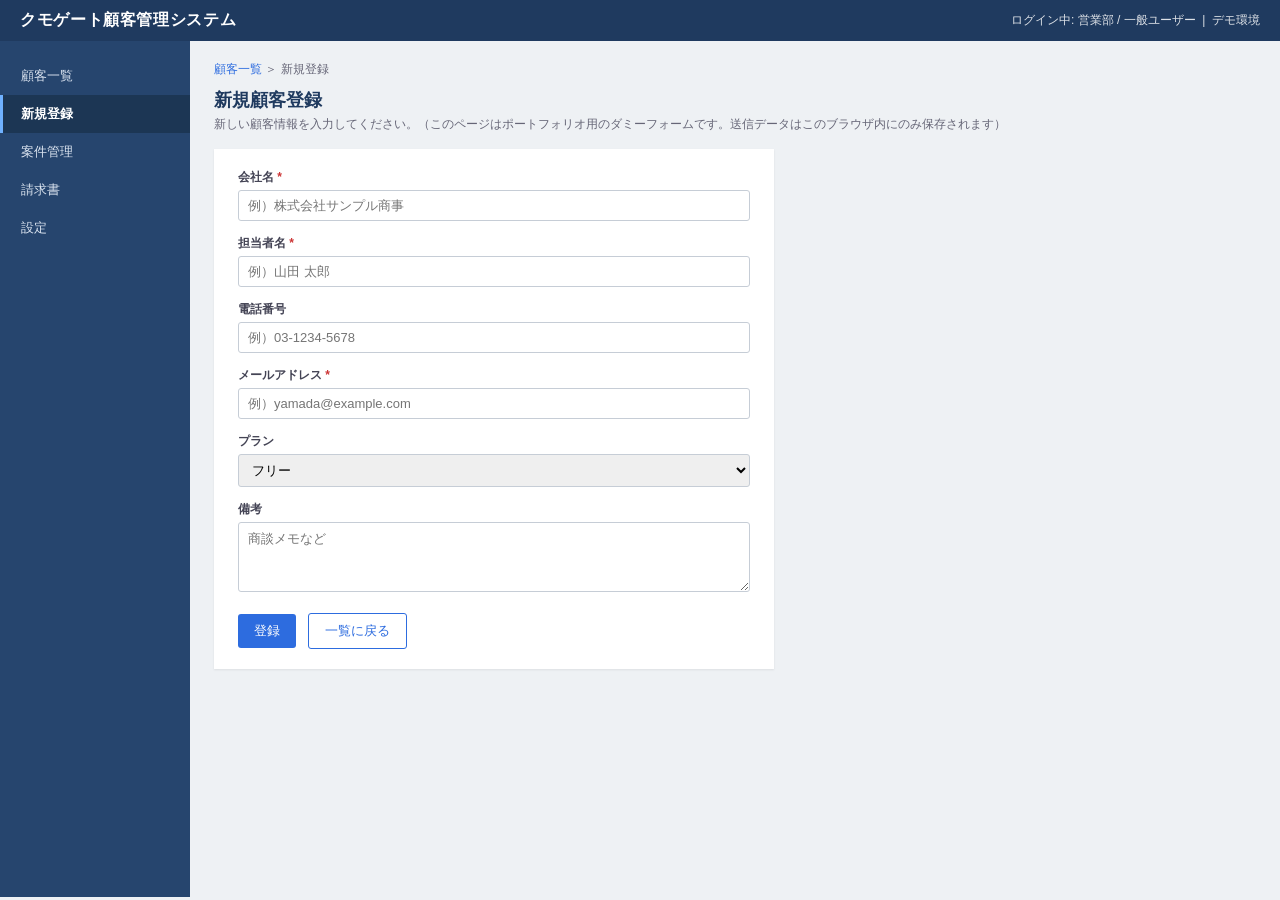
<file: chrome-automation/demo-crm/new.html>
<!DOCTYPE html>
<html lang="ja">
<head>
<meta charset="UTF-8">
<meta name="viewport" content="width=device-width, initial-scale=1">
<title>新規顧客登録 | クモゲート顧客管理システム(デモ)</title>
<link rel="stylesheet" href="style.css">
</head>
<body>
  <header class="app-header">
    <div class="brand">クモゲート顧客管理システム</div>
    <div class="user">ログイン中: 営業部 / 一般ユーザー &nbsp;|&nbsp; デモ環境</div>
  </header>

  <div class="app-body">
    <nav class="sidebar">
      <ul>
        <li><a href="index.html">顧客一覧</a></li>
        <li><a href="new.html" class="active">新規登録</a></li>
        <li><a href="#" onclick="return false;">案件管理</a></li>
        <li><a href="#" onclick="return false;">請求書</a></li>
        <li><a href="#" onclick="return false;">設定</a></li>
      </ul>
    </nav>

    <main class="main">
      <div class="breadcrumb"><a href="index.html">顧客一覧</a> ＞ 新規登録</div>
      <h1 class="page-title">新規顧客登録</h1>
      <p class="page-desc">新しい顧客情報を入力してください。（このページはポートフォリオ用のダミーフォームです。送信データはこのブラウザ内にのみ保存されます）</p>

      <form class="form-box" id="newCustomerForm" autocomplete="off">
        <div class="form-row">
          <label for="company">会社名 <span style="color:#c33;">*</span></label>
          <input type="text" id="company" name="company" required placeholder="例）株式会社サンプル商事">
        </div>
        <div class="form-row">
          <label for="person">担当者名 <span style="color:#c33;">*</span></label>
          <input type="text" id="person" name="person" required placeholder="例）山田 太郎">
        </div>
        <div class="form-row">
          <label for="phone">電話番号</label>
          <input type="tel" id="phone" name="phone" placeholder="例）03-1234-5678">
        </div>
        <div class="form-row">
          <label for="email">メールアドレス <span style="color:#c33;">*</span></label>
          <input type="email" id="email" name="email" required placeholder="例）yamada@example.com">
        </div>
        <div class="form-row">
          <label for="plan">プラン</label>
          <select id="plan" name="plan">
            <option value="フリー">フリー</option>
            <option value="スタンダード">スタンダード</option>
            <option value="プレミアム">プレミアム</option>
          </select>
        </div>
        <div class="form-row">
          <label for="note">備考</label>
          <textarea id="note" name="note" placeholder="商談メモなど"></textarea>
        </div>
        <div class="form-actions">
          <button type="submit" class="btn" id="submitBtn">登録</button>
          <a href="index.html" class="btn secondary" style="margin-left:8px;">一覧に戻る</a>
        </div>
      </form>
    </main>
  </div>

  <div id="toast"></div>

  <script src="data/customers.js"></script>
  <script>
    var form = document.getElementById("newCustomerForm");
    var toast = document.getElementById("toast");
    var toastTimer = null;

    function showToast(msg) {
      toast.textContent = msg;
      toast.classList.add("show");
      if (toastTimer) clearTimeout(toastTimer);
      toastTimer = setTimeout(function () { toast.classList.remove("show"); }, 2200);
    }

    form.addEventListener("submit", function (ev) {
      ev.preventDefault();

      var customer = {
        company: document.getElementById("company").value.trim(),
        person: document.getElementById("person").value.trim(),
        phone: document.getElementById("phone").value.trim(),
        email: document.getElementById("email").value.trim(),
        plan: document.getElementById("plan").value,
        status: "見込み客",
        updated: new Date().toISOString().slice(0, 10),
        note: document.getElementById("note").value.trim()
      };

      if (!customer.company || !customer.person || !customer.email) {
        showToast("必須項目を入力してください");
        return;
      }

      window.DemoCRM.addCustomer(customer);
      showToast("「" + customer.company + "」を登録しました");
      form.reset();
      document.getElementById("company").focus();
    });
  </script>
</body>
</html>
</file>
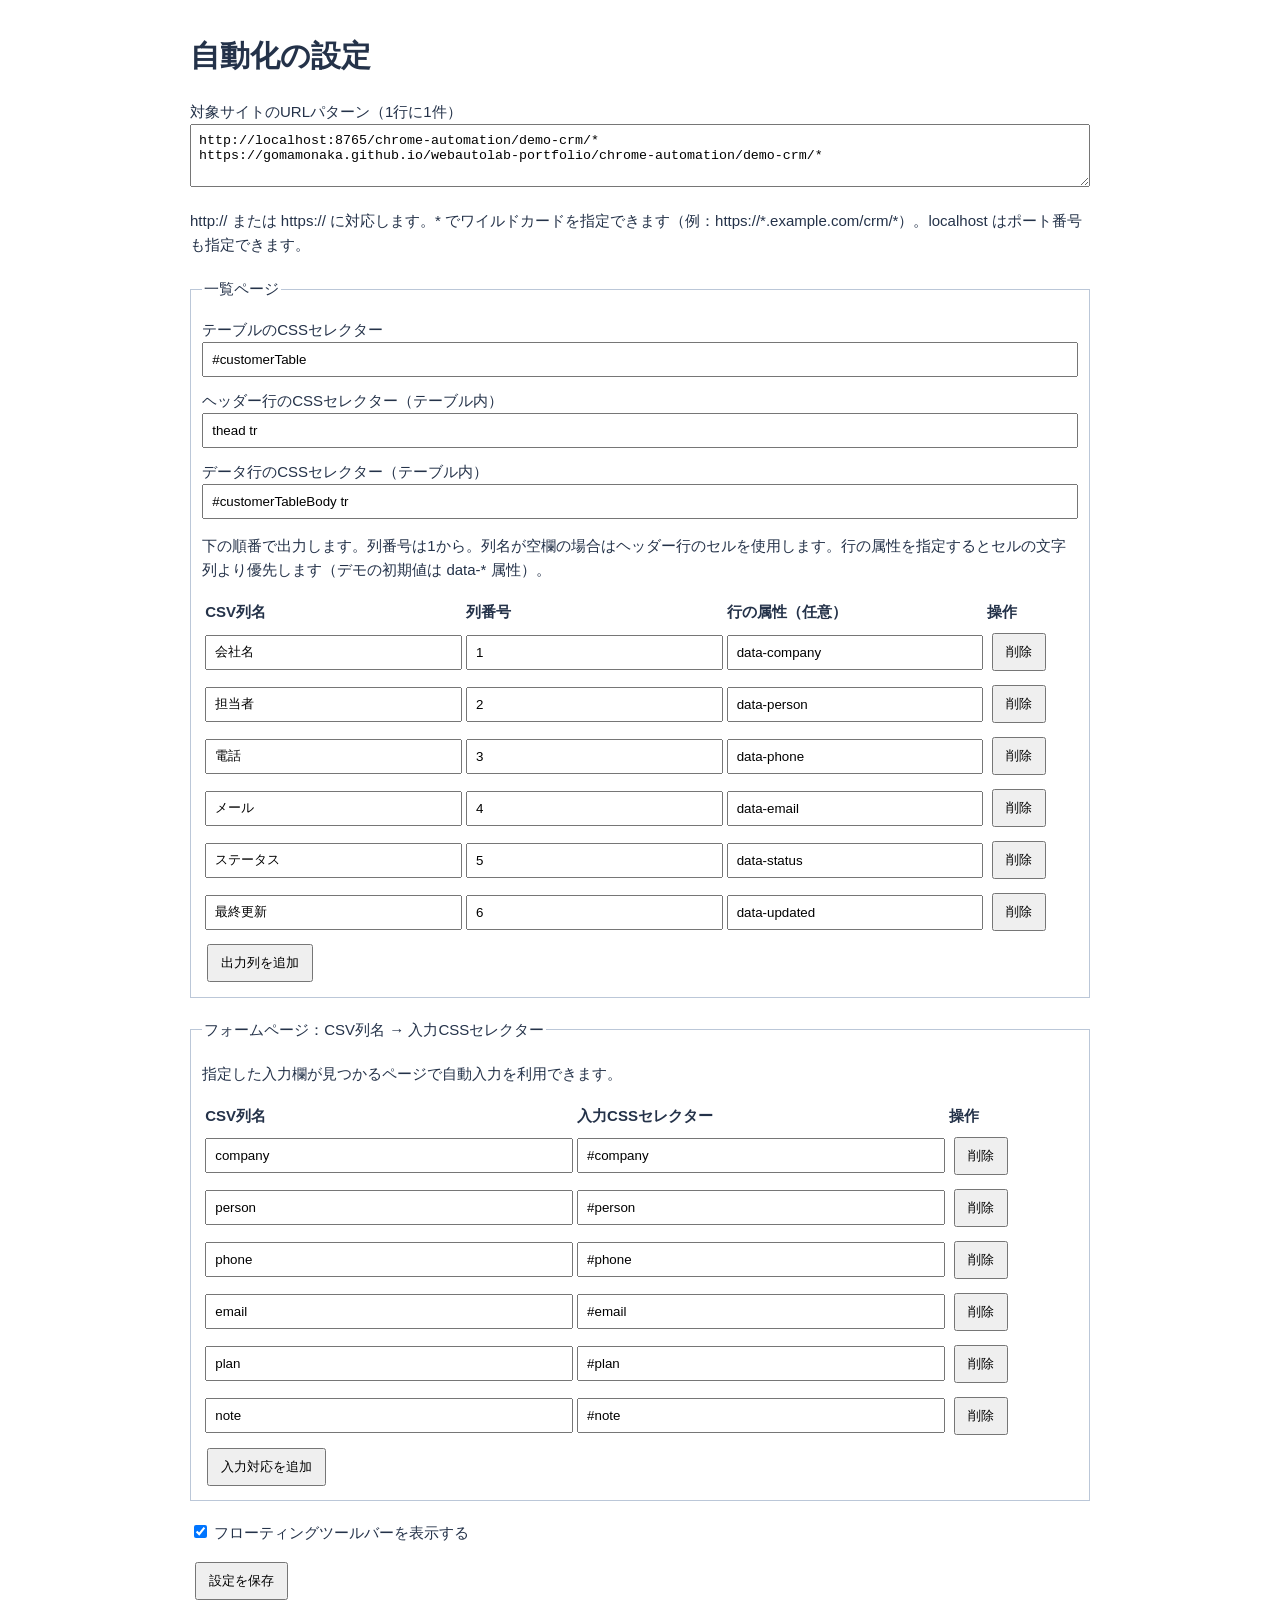
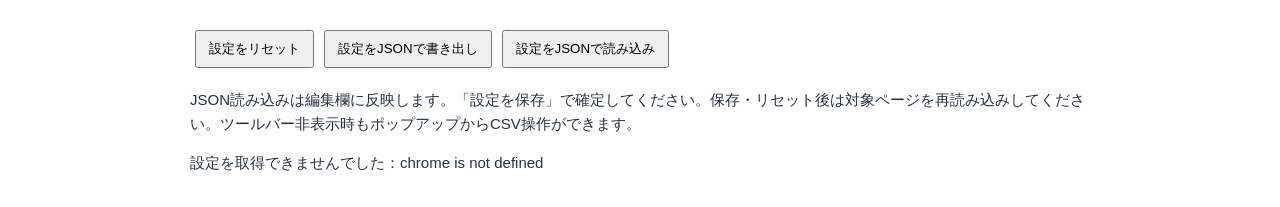
<file: chrome-automation/extension/options.html>
<!doctype html>
<html lang="ja">
<meta charset="utf-8">
<title>WebAutoLab 設定</title>
<style>
body { max-width: 900px; margin: 32px auto; padding: 0 20px; font: 15px/1.6 Meiryo, sans-serif; color: #243249; }
label { display: block; margin: 12px 0; } input:not([type=checkbox]), textarea { box-sizing: border-box; width: 100%; padding: 8px; }
table { width: 100%; } th { text-align: left; } button { padding: 8px 12px; margin: 5px; cursor: pointer; }
fieldset { margin: 20px 0; border: 1px solid #bbc7d8; } #status { white-space: pre-wrap; } .actions { margin-top: 20px; }
</style>
<h1>自動化の設定</h1>
<form id="settingsForm">
<label>対象サイトのURLパターン（1行に1件）<textarea id="matches" rows="3" required></textarea></label>
<p>http:// または https:// に対応します。* でワイルドカードを指定できます（例：https://*.example.com/crm/*）。localhost はポート番号も指定できます。</p>
<fieldset><legend>一覧ページ</legend>
<label>テーブルのCSSセレクター<input id="tableSelector" required></label>
<label>ヘッダー行のCSSセレクター（テーブル内）<input id="headerSelector" required></label>
<label>データ行のCSSセレクター（テーブル内）<input id="rowSelector" required></label>
<p>下の順番で出力します。列番号は1から。列名が空欄の場合はヘッダー行のセルを使用します。行の属性を指定するとセルの文字列より優先します（デモの初期値は data-* 属性）。</p>
<table><thead><tr><th>CSV列名</th><th>列番号</th><th>行の属性（任意）</th><th>操作</th></tr></thead><tbody id="columns"></tbody></table>
<button type="button" id="addColumn">出力列を追加</button></fieldset>
<fieldset><legend>フォームページ：CSV列名 → 入力CSSセレクター</legend>
<p>指定した入力欄が見つかるページで自動入力を利用できます。</p>
<table><thead><tr><th>CSV列名</th><th>入力CSSセレクター</th><th>操作</th></tr></thead><tbody id="mappings"></tbody></table>
<button type="button" id="addMapping">入力対応を追加</button></fieldset>
<label><input id="toolbar" type="checkbox"> フローティングツールバーを表示する</label>
<button type="submit">設定を保存</button>
</form>
<div class="actions"><button id="reset">設定をリセット</button><button id="export">設定をJSONで書き出し</button><button id="import">設定をJSONで読み込み</button><input id="jsonFile" type="file" accept=".json,application/json" hidden></div>
<p>JSON読み込みは編集欄に反映します。「設定を保存」で確定してください。保存・リセット後は対象ページを再読み込みしてください。ツールバー非表示時もポップアップからCSV操作ができます。</p>
<p id="status" role="status" aria-live="polite"></p>
<script src="settings.js"></script><script src="options.js"></script>
</html>
</file>
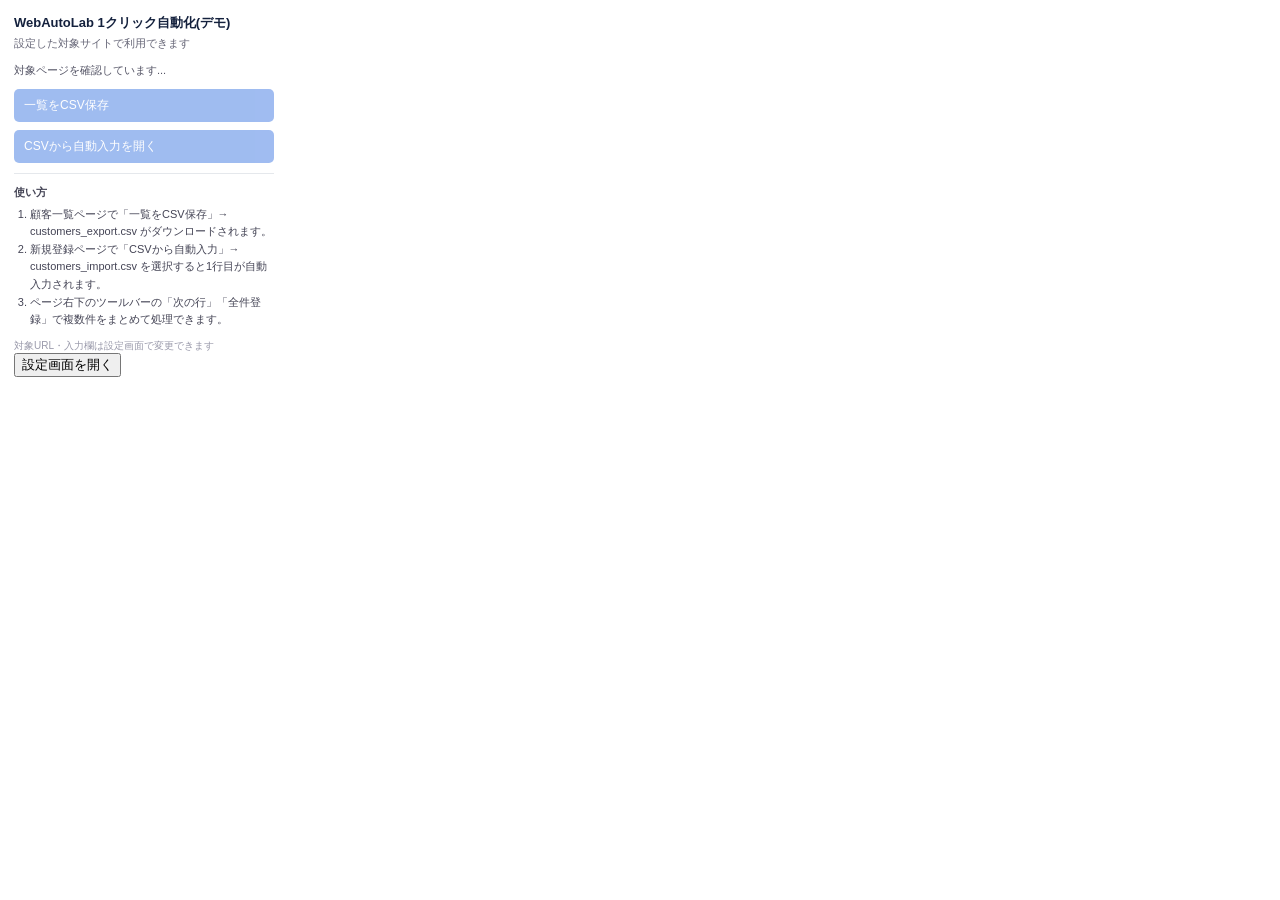
<file: chrome-automation/extension/popup.html>
<!DOCTYPE html>
<html lang="ja">
<head>
<meta charset="UTF-8">
<title>WebAutoLab 1クリック自動化(デモ)</title>
<style>
  body {
    width: 260px;
    margin: 0;
    padding: 14px;
    font-family: "Segoe UI", "Hiragino Kaku Gothic ProN", "Meiryo", sans-serif;
    font-size: 12px;
    color: #222;
    background: #fff;
  }
  h1 {
    font-size: 13px;
    margin: 0 0 4px 0;
    color: #14213d;
  }
  .sub {
    font-size: 11px;
    color: #667;
    margin: 0 0 12px 0;
  }
  button.action {
    display: block;
    width: 100%;
    padding: 8px 10px;
    margin-bottom: 8px;
    background: #2d6cdf;
    color: #fff;
    border: none;
    border-radius: 5px;
    font-size: 12px;
    cursor: pointer;
    text-align: left;
  }
  button.action:hover { background: #1f57bf; }
  button.action:disabled { opacity: .45; cursor: not-allowed; }
  #popupStatus {
    font-size: 11px;
    color: #556;
    min-height: 16px;
    margin-bottom: 10px;
  }
  hr { border: none; border-top: 1px solid #e5e8ec; margin: 10px 0; }
  .howto {
    font-size: 11px;
    color: #445;
    line-height: 1.6;
  }
  .howto ol { margin: 4px 0 0 16px; padding: 0; }
  .footer {
    margin-top: 10px;
    font-size: 10px;
    color: #99a;
  }
</style>
</head>
<body>
  <h1>WebAutoLab 1クリック自動化(デモ)</h1>
  <p class="sub">設定した対象サイトで利用できます</p>

  <div id="popupStatus">対象ページを確認しています...</div>

  <button class="action" id="btnExport" disabled>一覧をCSV保存</button>
  <button class="action" id="btnImport" disabled>CSVから自動入力を開く</button>

  <hr>
  <div class="howto">
    <strong>使い方</strong>
    <ol>
      <li>顧客一覧ページで「一覧をCSV保存」→ customers_export.csv がダウンロードされます。</li>
      <li>新規登録ページで「CSVから自動入力」→ customers_import.csv を選択すると1行目が自動入力されます。</li>
      <li>ページ右下のツールバーの「次の行」「全件登録」で複数件をまとめて処理できます。</li>
    </ol>
  </div>

  <div class="footer">対象URL・入力欄は設定画面で変更できます</div>

  <button id="btnSettings">設定画面を開く</button>
  <script src="settings.js"></script>
  <script src="popup.js"></script>
</body>
</html>
</file>
<file: assets/site.css>
/* ==========================================================================
   WebAutoLab portfolio — design system
   Editorial / technical-studio aesthetic. Warm neutral paper + deep panel +
   single restrained accent. No card-grid-everywhere, no gradients-on-text.
   ========================================================================== */

:root{
  /* --- color: warm neutral base + one accent --- */
  --paper:        #f6f3ea;
  --paper-raised: #fffdf8;
  --ink:          #18160f;
  --ink-soft:     #5d5748;
  --ink-faint:    #736b58;
  --line:         #ddd5bf;
  --line-strong:  #c6bc9e;
  --panel-dark:       #17140e;
  --panel-dark-soft:  #211c14;
  --panel-dark-line:  rgba(246,240,225,.14);
  --panel-dark-ink:   #efe9db;
  --panel-dark-ink-soft: #b6ac96;
  --accent:       #b9450f;
  --accent-strong:#8e340a;
  --accent-soft:  #f1ddca;
  --accent-ink:   #fff7ef;
  --good:         #4f6b3f;

  /* --- type --- */
  --f-sans: "Noto Sans JP","Hiragino Sans","Yu Gothic",sans-serif;
  --f-mono: "JetBrains Mono", ui-monospace, "SFMono-Regular", Menlo, Consolas, monospace;

  /* --- shape / elevation (restrained) --- */
  --radius-sm: 3px;
  --radius: 6px;
  --shadow-1: 0 1px 2px rgba(24,22,15,.06);
  --shadow-2: 0 8px 24px rgba(24,22,15,.10);

  --maxw: 1180px;
  --dur-1: .5s;
  --dur-2: .8s;
  --ease: cubic-bezier(.16,.8,.24,1);
}

*{box-sizing:border-box;}
html{-webkit-text-size-adjust:100%;}
body{
  margin:0;
  font-family:var(--f-sans);
  background:var(--paper);
  color:var(--ink);
  line-height:1.8;
  font-size:16px;
  -webkit-font-smoothing:antialiased;
  overflow-x:hidden;
}
img{max-width:100%;display:block;}
a{color:inherit;text-decoration:none;}
ul,ol{margin:0;padding:0;list-style:none;}
button{font:inherit;color:inherit;background:none;border:0;cursor:pointer;}
h1,h2,h3,h4{margin:0;font-weight:700;}
p{margin:0;}
table{font-variant-numeric:tabular-nums;}

.wrap{max-width:var(--maxw);margin:0 auto;padding:0 28px;}
main{display:block;}
section{padding:104px 0;}
.section-tight{padding:72px 0;}

/* --- skip link / focus --- */
.visually-hidden{
  position:absolute!important;width:1px;height:1px;padding:0;margin:-1px;
  overflow:hidden;clip:rect(0,0,0,0);white-space:nowrap;border:0;
}

.skip-link{
  position:absolute;left:16px;top:-48px;
  background:var(--panel-dark);color:var(--panel-dark-ink);
  padding:12px 18px;border-radius:var(--radius-sm);
  font-size:.85rem;font-weight:700;z-index:1000;
  transition:top .2s var(--ease);
}
.skip-link:focus{top:16px;}

:focus-visible{
  outline:2px solid var(--accent);
  outline-offset:3px;
  border-radius:2px;
}
.panel-dark :focus-visible{outline-color:#e9a274;}

/* --- section header (editorial: mono kicker + heading) --- */
.section-head{
  display:grid;
  grid-template-columns:200px 1fr;
  gap:24px;
  align-items:end;
  margin-bottom:52px;
}
.kicker{
  font-family:var(--f-mono);
  font-size:.72rem;
  font-weight:600;
  letter-spacing:.16em;
  text-transform:uppercase;
  color:var(--accent-strong);
  display:flex;
  align-items:center;
  gap:10px;
}
.kicker::before{
  content:"";
  width:22px;height:1px;
  background:var(--accent);
  display:inline-block;
}
.panel-dark .kicker{color:#e9a274;}
.panel-dark .kicker::before{background:#e9a274;}

.section-title{
  font-size:clamp(1.55rem,2.6vw,2.15rem);
  line-height:1.35;
  letter-spacing:-.005em;
  color:var(--ink);
}
.section-lead{
  grid-column:2;
  color:var(--ink-soft);
  font-size:1rem;
  max-width:52ch;
  margin-top:10px;
}
@media(max-width:760px){
  .section-head{grid-template-columns:1fr;gap:10px;}
  .section-lead{grid-column:1;}
}

/* ==========================================================================
   header / nav
   ========================================================================== */
header{
  position:sticky;top:0;z-index:100;
  background:rgba(246,243,234,.9);
  backdrop-filter:blur(10px);
  border-bottom:1px solid var(--line);
}
.nav{
  max-width:var(--maxw);margin:0 auto;padding:16px 28px;
  display:flex;align-items:center;justify-content:space-between;gap:20px;
}
.brand{
  display:flex;flex-direction:column;line-height:1.15;
}
.brand-jp{font-weight:700;font-size:1rem;color:var(--ink);letter-spacing:.01em;}
.brand-en{font-family:var(--f-mono);font-size:.66rem;letter-spacing:.14em;color:var(--accent-strong);text-transform:uppercase;margin-top:2px;}
.nav-links{display:flex;gap:30px;font-size:.88rem;font-weight:500;}
.nav-links a{color:var(--ink-soft);position:relative;padding:4px 0;}
.nav-links a:hover{color:var(--ink);}
.nav-links a::after{
  content:"";position:absolute;left:0;bottom:-2px;width:0;height:1px;
  background:var(--accent);transition:width .25s var(--ease);
}
.nav-links a:hover::after{width:100%;}
.nav-right{display:flex;align-items:center;gap:14px;}
.nav-cta{
  display:inline-flex;align-items:center;gap:6px;
  background:var(--ink);color:var(--paper-raised);
  padding:9px 18px;border-radius:var(--radius-sm);
  font-size:.82rem;font-weight:700;letter-spacing:.02em;
  transition:background .2s;
}
.nav-cta:hover{background:var(--accent-strong);}
.nav-toggle{
  display:none;
  width:38px;height:38px;
  border:1px solid var(--line-strong);
  border-radius:var(--radius-sm);
  align-items:center;justify-content:center;
}
.nav-toggle span,.nav-toggle span::before,.nav-toggle span::after{
  content:"";display:block;width:16px;height:1.5px;background:var(--ink);position:relative;
  transition:transform .2s,opacity .2s;
}
.nav-toggle span::before{position:absolute;top:-5px;}
.nav-toggle span::after{position:absolute;top:5px;}
.nav-toggle[aria-expanded="true"] span{background:transparent;}
.nav-toggle[aria-expanded="true"] span::before{transform:translateY(5px) rotate(45deg);}
.nav-toggle[aria-expanded="true"] span::after{transform:translateY(-5px) rotate(-45deg);}

@media(max-width:760px){
  .nav{padding:12px 20px;flex-wrap:nowrap;gap:10px;}
  .brand-jp{font-size:.92rem;white-space:nowrap;}
  .brand-en{font-size:.6rem;}
  .nav-right{flex:none;}
  .nav-cta{padding:9px 13px;font-size:.74rem;white-space:nowrap;}
  .nav-links{
    position:absolute;top:100%;left:0;right:0;
    flex-direction:column;gap:0;
    background:var(--paper-raised);
    border-bottom:1px solid var(--line);
    padding:8px 28px;
    display:none;
  }
  .nav-links.is-open{display:flex;}
  .nav-links a{padding:14px 0;border-top:1px solid var(--line);}
  .nav-links a:first-child{border-top:0;}
  .nav-toggle{display:inline-flex;}
}

/* ==========================================================================
   dark panel utility (hero / footer)
   ========================================================================== */
.panel-dark{
  background:
    radial-gradient(760px 420px at 88% -10%, rgba(185,69,15,.16), transparent 60%),
    var(--panel-dark);
  color:var(--panel-dark-ink);
}
.panel-dark .ink-soft{color:var(--panel-dark-ink-soft);}

/* ==========================================================================
   hero
   ========================================================================== */
.hero{padding:88px 0 104px;position:relative;}
.hero-grid{
  display:grid;
  grid-template-columns:1.3fr .7fr;
  gap:56px;
  align-items:start;
}
.hero-kicker{
  font-family:var(--f-mono);font-size:.74rem;letter-spacing:.16em;
  text-transform:uppercase;color:#e9a274;margin-bottom:22px;
  display:flex;align-items:center;gap:10px;
}
.hero-kicker::before{content:"";width:22px;height:1px;background:#e9a274;}
.hero h1{
  font-size:clamp(1.7rem,5.5vw,3.15rem);
  line-height:1.42;
  letter-spacing:-.01em;
  font-weight:700;
  max-width:16.5em;
  text-wrap:balance;
}
.hero h1 .accent{color:#e9a274;}
.hero .sub{
  margin-top:26px;
  font-size:1.02rem;
  color:var(--panel-dark-ink-soft);
  max-width:46ch;
  line-height:1.85;
}
.service-index{
  margin-top:36px;
  border-top:1px solid var(--panel-dark-line);
}
.service-index li{
  display:grid;
  grid-template-columns:2.6em 1fr auto;
  align-items:baseline;
  gap:14px;
  padding:15px 0;
  border-bottom:1px solid var(--panel-dark-line);
}
.service-index .idx{font-family:var(--f-mono);color:#e9a274;font-size:.85rem;}
.service-index .name{font-weight:700;font-size:.98rem;white-space:nowrap;}
.service-index .res{font-size:.82rem;color:var(--panel-dark-ink-soft);text-align:right;}
@media(max-width:600px){
  .service-index li{grid-template-columns:2.2em minmax(0,1fr);row-gap:6px;}
  .service-index .name{white-space:normal;min-width:0;}
  .service-index .res{grid-column:2;text-align:left;}
}
.hero-ctas{display:flex;flex-wrap:wrap;gap:14px;margin-top:38px;}
.hero-note{margin-top:16px;font-size:.82rem;color:var(--panel-dark-ink-soft);}

.btn{
  display:inline-flex;align-items:center;gap:8px;
  padding:13px 24px;
  border-radius:var(--radius-sm);
  font-weight:700;font-size:.9rem;letter-spacing:.01em;
  transition:transform .18s var(--ease),background .18s,border-color .18s,color .18s;
  border:1px solid transparent;
}
.btn-accent{background:var(--accent);color:var(--accent-ink);}
.btn-accent:hover{background:#d1520f;transform:translateY(-1px);}
.btn-outline-dark{border-color:rgba(239,233,219,.35);color:var(--panel-dark-ink);}
.btn-outline-dark:hover{border-color:#e9a274;color:#e9a274;}
.btn-outline{border-color:var(--line-strong);color:var(--ink);}
.btn-outline:hover{border-color:var(--accent);color:var(--accent-strong);}
.btn-text{font-weight:700;font-size:.86rem;color:var(--accent-strong);}
.btn-text:hover{text-decoration:underline;text-underline-offset:3px;}
.btn-sm{padding:9px 16px;font-size:.8rem;border-radius:var(--radius-sm);font-weight:700;display:inline-flex;align-items:center;gap:6px;}
.btn-sm.btn-dark{background:var(--ink);color:var(--paper-raised);}
.btn-sm.btn-dark:hover{background:var(--accent-strong);}
.btn-sm.btn-ghost{background:transparent;color:var(--ink);border:1px solid var(--line-strong);}
.btn-sm.btn-ghost:hover{border-color:var(--accent);color:var(--accent-strong);}

/* proof panel (hero right column) */
.proof-panel{
  background:var(--panel-dark-soft);
  border:1px solid var(--panel-dark-line);
  border-radius:var(--radius);
  overflow:hidden;
}
.proof-panel-head{
  display:flex;align-items:center;gap:8px;
  padding:12px 16px;
  border-bottom:1px solid var(--panel-dark-line);
  font-family:var(--f-mono);font-size:.72rem;color:var(--panel-dark-ink-soft);letter-spacing:.04em;
}
.proof-dot{width:6px;height:6px;border-radius:50%;background:var(--panel-dark-ink-soft);opacity:.6;}
.proof-metrics{padding:22px 20px 8px;display:grid;grid-template-columns:1fr 1fr;gap:22px 18px;}
.proof-metric .num{font-family:var(--f-mono);font-size:1.5rem;font-weight:700;color:#e9a274;line-height:1.1;}
.proof-metric .lbl{font-size:.76rem;color:var(--panel-dark-ink-soft);margin-top:6px;}
.proof-panel-foot{
  margin:14px 20px 20px;padding-top:16px;border-top:1px solid var(--panel-dark-line);
  font-size:.8rem;color:var(--panel-dark-ink-soft);line-height:1.75;
}

@media(max-width:960px){
  .hero-grid{grid-template-columns:1fr;gap:44px;}
}

/* ==========================================================================
   works — shared
   ========================================================================== */
.case-list{display:flex;flex-direction:column;gap:96px;}
.case{border-top:1px solid var(--line);padding-top:40px;}
.case-meta{
  display:flex;align-items:center;gap:12px;margin-bottom:16px;flex-wrap:wrap;
}
.case-num{font-family:var(--f-mono);font-size:.78rem;color:var(--ink-faint);}
.case-tag{
  font-family:var(--f-mono);font-size:.7rem;letter-spacing:.1em;text-transform:uppercase;
  color:var(--accent-strong);background:var(--accent-soft);
  padding:4px 10px;border-radius:var(--radius-sm);font-weight:600;
}
.case-title{font-size:clamp(1.25rem,2vw,1.6rem);margin-bottom:4px;}
.case-outcome{
  font-weight:700;font-size:1.02rem;line-height:1.7;color:var(--ink);
  max-width:64ch;margin:14px 0 8px;
}
.case-outcome .arrow{color:var(--accent-strong);margin:0 .35em;}
.case-desc{color:var(--ink-soft);font-size:.94rem;max-width:64ch;margin-top:10px;line-height:1.85;}
.feature-list{display:flex;flex-wrap:wrap;gap:8px 10px;margin-top:20px;}
.feature-list li{
  font-size:.78rem;color:var(--ink-soft);
  border:1px solid var(--line-strong);border-radius:var(--radius-sm);
  padding:5px 11px;
}
.feature-list li::before{content:"";display:inline-block;width:5px;height:5px;background:var(--accent);border-radius:50%;margin-right:7px;vertical-align:middle;}
.case-actions{
  display:flex;align-items:center;gap:20px;flex-wrap:wrap;
  margin-top:32px;padding-top:24px;border-top:1px solid var(--line);
}
.subtable-title{
  font-family:var(--f-mono);font-size:.72rem;letter-spacing:.06em;text-transform:uppercase;
  color:var(--ink-faint);margin:30px 0 8px;font-weight:600;
}

/* data tables */
.table-scroll{overflow-x:auto;border:1px solid var(--line);border-radius:var(--radius-sm);}
table.data-table{border-collapse:collapse;width:100%;font-size:.8rem;min-width:540px;background:var(--paper-raised);}
table.data-table th{
  background:var(--ink);color:var(--paper-raised);text-align:left;
  padding:9px 13px;white-space:nowrap;font-weight:600;font-family:var(--f-mono);font-size:.72rem;letter-spacing:.03em;
}
table.data-table td{padding:8px 13px;border-top:1px solid var(--line);white-space:nowrap;color:var(--ink);}
table.data-table tbody tr:nth-child(even){background:var(--paper);}
table.before-table th{background:#7a4a2c;}
table.after-table th{background:var(--good);}

/* expandable details */
details.expand{margin-top:14px;border:1px solid var(--line);border-radius:var(--radius-sm);background:var(--paper-raised);}
details.expand > summary{
  list-style:none;cursor:pointer;padding:12px 16px;
  display:flex;align-items:center;justify-content:space-between;gap:10px;
  font-family:var(--f-mono);font-size:.76rem;color:var(--ink-soft);font-weight:600;
}
details.expand > summary::-webkit-details-marker{display:none;}
details.expand > summary::after{content:"開く +";color:var(--accent-strong);flex:none;}
details.expand[open] > summary::after{content:"閉じる —";}
details.expand .table-scroll{border:0;border-top:1px solid var(--line);border-radius:0;max-height:520px;overflow-y:auto;}

/* ==========================================================================
   case 1: LP — browser showcase
   ========================================================================== */
.case-lp .case-layout,.case-chrome .case-layout{display:grid;grid-template-columns:1fr 1fr;gap:48px;align-items:start;margin-top:8px;}
.browser-frame{
  border:1px solid var(--line-strong);border-radius:var(--radius);overflow:hidden;
  background:var(--paper-raised);box-shadow:var(--shadow-2);
}
.browser-chrome{
  display:flex;align-items:center;gap:10px;padding:10px 12px;
  background:var(--paper);border-bottom:1px solid var(--line);
}
.browser-dots{display:flex;gap:5px;flex:none;}
.browser-dots span{width:7px;height:7px;border-radius:50%;background:var(--line-strong);}
.browser-url{
  font-family:var(--f-mono);font-size:.72rem;color:var(--ink-soft);
  background:var(--paper-raised);border:1px solid var(--line);border-radius:999px;
  padding:4px 12px;flex:1;overflow:hidden;text-overflow:ellipsis;white-space:nowrap;
}
.browser-viewport{width:100%;height:460px;overflow:hidden;background:var(--paper);position:relative;}
.browser-viewport iframe{width:200%;height:200%;border:0;transform:scale(.5);transform-origin:top left;}
.browser-viewport.is-image{height:auto;}
.browser-viewport.is-image img{width:100%;display:block;}
@media(max-width:960px){
  .case-lp .case-layout,.case-chrome .case-layout{grid-template-columns:1fr;}
  .browser-viewport{height:360px;}
  .browser-viewport.is-image{height:auto;}
}

/* ==========================================================================
   case shot — static screenshot frame (no live iframe demo)
   ========================================================================== */
.case-shot{
  border:1px solid var(--line-strong);border-radius:var(--radius);overflow:hidden;
  background:var(--paper-raised);box-shadow:var(--shadow-2);margin:26px 0 6px;
}
.case-shot img{width:100%;display:block;}
.case-shot-cap{
  padding:10px 14px;font-size:.74rem;color:var(--ink-soft);
  border-top:1px solid var(--line);background:var(--paper);
}

/* ==========================================================================
   repair case — before/after log excerpt panels
   ========================================================================== */
.log-grid{display:grid;grid-template-columns:1fr 1fr;gap:20px;margin:22px 0 6px;}
.log-panel{border:1px solid var(--line-strong);border-radius:var(--radius);overflow:hidden;background:var(--panel-dark);}
.log-panel-head{
  display:flex;align-items:center;gap:10px;padding:10px 14px;
  border-bottom:1px solid var(--panel-dark-line);
  font-family:var(--f-mono);font-size:.7rem;letter-spacing:.05em;
  color:var(--panel-dark-ink-soft);
}
.log-panel.is-after .log-panel-head{color:#9fc98c;}
.log-panel pre{
  margin:0;padding:14px 16px;font-family:var(--f-mono);font-size:.74rem;line-height:1.7;
  color:var(--panel-dark-ink);white-space:pre-wrap;word-break:break-word;overflow-x:auto;
}
@media(max-width:760px){
  .log-grid{grid-template-columns:1fr;}
}

/* ==========================================================================
   case 2: Excel — transformation flow
   ========================================================================== */
.flow-diagram{
  display:grid;grid-template-columns:1fr auto 1fr auto 1fr;
  align-items:stretch;gap:0;margin:28px 0 8px;
}
.flow-node{
  border:1px solid var(--line-strong);border-radius:var(--radius);
  padding:18px 18px;background:var(--paper-raised);
}
.flow-node .fn-label{font-family:var(--f-mono);font-size:.68rem;letter-spacing:.1em;text-transform:uppercase;color:var(--ink-faint);}
.flow-node .fn-num{font-family:var(--f-mono);font-size:1.5rem;font-weight:700;color:var(--ink);margin-top:8px;}
.flow-node .fn-cap{font-size:.78rem;color:var(--ink-soft);margin-top:6px;}
.flow-node.is-accent{border-color:var(--accent);}
.flow-node.is-accent .fn-num{color:var(--accent-strong);}
.flow-arrow{display:flex;align-items:center;justify-content:center;color:var(--ink-faint);padding:0 10px;font-family:var(--f-mono);}
@media(max-width:760px){
  .flow-diagram{grid-template-columns:1fr;gap:10px;}
  .flow-arrow{transform:rotate(90deg);padding:2px 0;}
}

.metric-row{display:flex;flex-wrap:wrap;gap:28px 40px;margin:26px 0 6px;padding:20px 0;border-top:1px solid var(--line);border-bottom:1px solid var(--line);}
.metric .num{font-family:var(--f-mono);font-size:1.55rem;font-weight:700;color:var(--ink);}
.metric .lbl{font-size:.76rem;color:var(--ink-soft);margin-top:4px;}

/* tabs */
.tabs-head{display:flex;gap:6px;margin-top:26px;border-bottom:1px solid var(--line);}
.tab-btn{
  padding:10px 4px;margin-right:22px;
  font-size:.86rem;font-weight:700;color:var(--ink-faint);
  border-bottom:2px solid transparent;margin-bottom:-1px;
}
.tab-btn[aria-selected="true"]{color:var(--ink);border-bottom-color:var(--accent);}
.tab-panel[hidden]{display:none;}
.tab-panel{margin-top:16px;}

/* ==========================================================================
   case 3: scraping — pipeline
   ========================================================================== */
.pipeline{display:grid;grid-template-columns:repeat(4,1fr);gap:0;margin:28px 0 6px;position:relative;}
.pipeline-step{
  border:1px solid var(--line-strong);border-left:0;padding:16px 16px 16px 20px;background:var(--paper-raised);
  position:relative;
}
.pipeline-step:first-child{border-left:1px solid var(--line-strong);border-top-left-radius:var(--radius);border-bottom-left-radius:var(--radius);}
.pipeline-step:last-child{border-top-right-radius:var(--radius);border-bottom-right-radius:var(--radius);}
.pipeline-step .ps-num{font-family:var(--f-mono);font-size:.7rem;color:var(--accent-strong);letter-spacing:.05em;}
.pipeline-step .ps-title{font-weight:700;font-size:.88rem;margin-top:6px;}
.pipeline-step .ps-desc{font-size:.76rem;color:var(--ink-soft);margin-top:5px;line-height:1.6;}
@media(max-width:760px){
  .pipeline{grid-template-columns:1fr;}
  .pipeline-step{border-left:1px solid var(--line-strong)!important;border-radius:var(--radius)!important;margin-bottom:8px;}
}

.note-box{
  border:1px solid var(--line-strong);border-left:3px solid var(--accent);
  border-radius:var(--radius-sm);padding:14px 18px;font-size:.82rem;color:var(--ink-soft);
  margin-top:22px;background:var(--paper-raised);
}

/* ==========================================================================
   works — その他の制作サンプル (compact list)
   ========================================================================== */
.mini-case-head{margin-top:88px;padding-top:40px;border-top:1px solid var(--line);}
.mini-case-head h3{font-size:1.15rem;margin-top:8px;}
.mini-case-grid{display:grid;grid-template-columns:repeat(3,1fr);gap:0;margin-top:24px;border-top:1px solid var(--line);}
.mini-case{padding:22px 22px 22px 0;}
.mini-case + .mini-case{padding-left:22px;border-left:1px solid var(--line);}
.mini-case .mc-tag{font-family:var(--f-mono);font-size:.68rem;letter-spacing:.06em;text-transform:uppercase;color:var(--ink-faint);}
.mini-case h4{font-size:1rem;margin-top:8px;}
.mini-case p{font-size:.82rem;color:var(--ink-soft);margin-top:6px;line-height:1.7;}
.mini-case .case-actions{margin-top:14px;padding-top:0;border-top:0;gap:10px;}
@media(max-width:760px){
  .mini-case-grid{grid-template-columns:1fr;}
  .mini-case{padding:20px 0;border-bottom:1px solid var(--line);}
  .mini-case + .mini-case{padding-left:0;border-left:0;}
}

/* ==========================================================================
   trust
   ========================================================================== */
.trust-list{border-top:1px solid var(--line);}
.trust-row{
  display:grid;grid-template-columns:3.2em 1fr;gap:16px;align-items:baseline;
  padding:20px 0;border-bottom:1px solid var(--line);
}
.trust-row .tr-num{font-family:var(--f-mono);color:var(--accent-strong);font-size:.82rem;}
.trust-row p{font-size:.98rem;font-weight:500;color:var(--ink);}

/* ==========================================================================
   pricing — spec-sheet comparison
   ========================================================================== */
.spec-scroll{overflow-x:auto;border:1px solid var(--line-strong);border-radius:var(--radius);background:var(--paper-raised);}
table.spec-table{border-collapse:collapse;width:100%;min-width:720px;}
table.spec-table th,table.spec-table td{text-align:left;padding:18px 20px;vertical-align:top;border-top:1px solid var(--line);}
table.spec-table thead th{border-top:0;padding-top:22px;}
table.spec-table .row-label{
  width:15%;font-family:var(--f-mono);font-size:.72rem;letter-spacing:.06em;text-transform:uppercase;
  color:var(--ink-faint);white-space:nowrap;
}
table.spec-table th.svc-name{font-size:1.02rem;color:var(--ink);}
table.spec-table th.svc-name .badge{
  display:block;font-family:var(--f-mono);font-size:.66rem;color:var(--accent-strong);
  letter-spacing:.08em;text-transform:uppercase;margin-bottom:8px;font-weight:600;
}
.spec-price{font-family:var(--f-mono);font-weight:700;font-size:1.4rem;color:var(--ink);}
.spec-price span{font-size:.8rem;font-weight:500;color:var(--ink-soft);}
.spec-days{font-family:var(--f-mono);font-size:.82rem;color:var(--accent-strong);font-weight:600;}
table.spec-table ul{display:flex;flex-direction:column;gap:6px;}
table.spec-table ul li{font-size:.84rem;color:var(--ink-soft);}
table.spec-table ul li::before{content:"・";color:var(--accent-strong);}
table.spec-table td.quote ul li::before{content:"・";color:var(--ink-faint);}
table.spec-table td.quote ul li{color:var(--ink-faint);}
.pricing-note{margin-top:20px;font-size:.86rem;color:var(--ink-soft);max-width:60ch;}

/* ==========================================================================
   flow (process) — connected timeline
   ========================================================================== */
.timeline{display:grid;grid-template-columns:repeat(4,1fr);gap:0;position:relative;margin-top:8px;}
.timeline.cols-5{grid-template-columns:repeat(5,1fr);}
.timeline::before{
  content:"";position:absolute;top:14px;left:0;right:0;height:1px;background:var(--line-strong);
}
.tl-step{position:relative;padding:0 24px 0 0;}
.tl-step .tl-dot{
  width:28px;height:28px;border-radius:50%;background:var(--paper);border:1px solid var(--line-strong);
  display:flex;align-items:center;justify-content:center;
  font-family:var(--f-mono);font-size:.72rem;font-weight:700;color:var(--accent-strong);
  position:relative;z-index:1;margin-bottom:20px;
}
.tl-step h3{font-size:1rem;margin-bottom:8px;}
.tl-step p{font-size:.85rem;color:var(--ink-soft);line-height:1.75;padding-right:8px;}
@media(max-width:840px){
  .timeline,.timeline.cols-5{grid-template-columns:1fr;gap:28px;}
  .timeline::before{display:none;}
  .tl-step{padding-left:20px;border-left:1px solid var(--line-strong);}
  .tl-step .tl-dot{margin-left:-14.5px;}
}

/* ==========================================================================
   about
   ========================================================================== */
.about-block{
  max-width:70ch;border-left:3px solid var(--accent);padding:4px 0 4px 28px;
}
.about-block p{color:var(--ink-soft);font-size:.98rem;line-height:1.95;}
.about-block strong{color:var(--ink);}

/* ==========================================================================
   footer
   ========================================================================== */
footer{padding:64px 0 40px;}
.footer-top{display:flex;flex-wrap:wrap;justify-content:space-between;gap:32px;padding-bottom:36px;border-bottom:1px solid var(--panel-dark-line);}
.footer-note{font-size:.88rem;color:var(--panel-dark-ink-soft);max-width:44ch;margin-top:10px;line-height:1.8;}
.footer-ctas{display:flex;gap:12px;flex-wrap:wrap;align-items:flex-start;}
.footer-links{display:flex;gap:24px;flex-wrap:wrap;font-size:.85rem;margin-top:12px;}
.footer-links a{color:var(--panel-dark-ink-soft);}
.footer-links a:hover{color:var(--panel-dark-ink);}
.footer-bottom{
  margin-top:28px;font-size:.76rem;color:var(--panel-dark-ink-soft);
  display:flex;justify-content:space-between;flex-wrap:wrap;gap:8px;
}

/* ==========================================================================
   reveal motion (progressive; disabled entirely under reduced-motion)
   ========================================================================== */
.reveal{opacity:0;transform:translateY(18px);transition:opacity var(--dur-1) var(--ease),transform var(--dur-1) var(--ease);}
.reveal.is-visible{opacity:1;transform:none;}
.reveal-stagger.is-visible > *{transition-delay:calc(var(--i,0) * 60ms);}

@media (prefers-reduced-motion: reduce){
  *{animation-duration:.001ms !important;animation-iteration-count:1 !important;transition-duration:.001ms !important;scroll-behavior:auto !important;}
  .reveal{opacity:1;transform:none;}
}

/* ==========================================================================
   responsive base
   ========================================================================== */
@media(max-width:760px){
  section{padding:64px 0;}
  .section-tight{padding:48px 0;}
  .case-list{gap:64px;}
  .proof-metrics{grid-template-columns:1fr 1fr;}
  .metric-row{gap:20px 28px;}
}
@media(max-width:520px){
  .wrap{padding:0 20px;}
  .hero{padding:56px 0 64px;}
}
</file>
<file: chrome-automation/demo-crm/style.css>
/* demo-crm/style.css — 社内システム風のごく普通の管理画面 */
* { box-sizing: border-box; }
html, body {
  margin: 0;
  padding: 0;
  font-family: "Segoe UI", "Hiragino Kaku Gothic ProN", "Meiryo", sans-serif;
  background: #eef1f4;
  color: #222;
  font-size: 14px;
}

.app-header {
  background: #1f3a5f;
  color: #fff;
  padding: 10px 20px;
  display: flex;
  align-items: center;
  justify-content: space-between;
}
.app-header .brand {
  font-size: 16px;
  font-weight: bold;
  letter-spacing: .04em;
}
.app-header .user {
  font-size: 12px;
  opacity: .85;
}

.app-body {
  display: flex;
  min-height: calc(100vh - 44px);
}

.sidebar {
  width: 190px;
  background: #26456e;
  color: #dbe4f0;
  padding: 16px 0;
  flex-shrink: 0;
}
.sidebar ul { list-style: none; margin: 0; padding: 0; }
.sidebar li a {
  display: block;
  padding: 10px 18px;
  color: #dbe4f0;
  text-decoration: none;
  font-size: 13px;
  border-left: 3px solid transparent;
}
.sidebar li a:hover { background: #1c3654; }
.sidebar li a.active {
  background: #1c3654;
  border-left-color: #6fb1ff;
  font-weight: bold;
  color: #fff;
}

.main {
  flex: 1;
  padding: 20px 24px;
}

.page-title {
  font-size: 18px;
  margin: 0 0 4px 0;
  color: #1f3a5f;
}
.page-desc {
  font-size: 12px;
  color: #667;
  margin: 0 0 16px 0;
}

.toolbar {
  display: flex;
  align-items: center;
  justify-content: space-between;
  margin-bottom: 12px;
}
.toolbar .count {
  font-size: 12px;
  color: #556;
}
.btn {
  display: inline-block;
  background: #2d6cdf;
  color: #fff;
  border: none;
  padding: 8px 16px;
  font-size: 13px;
  border-radius: 3px;
  text-decoration: none;
  cursor: pointer;
}
.btn:hover { background: #1f57bf; }
.btn.secondary {
  background: #fff;
  color: #2d6cdf;
  border: 1px solid #2d6cdf;
}
.btn.secondary:hover { background: #eef4ff; }

table.data-table {
  width: 100%;
  border-collapse: collapse;
  background: #fff;
  box-shadow: 0 1px 2px rgba(0,0,0,.08);
  font-size: 13px;
}
table.data-table th {
  background: #dce6f2;
  color: #1f3a5f;
  text-align: left;
  padding: 8px 10px;
  border-bottom: 2px solid #c3d2e6;
  white-space: nowrap;
}
table.data-table td {
  padding: 7px 10px;
  border-bottom: 1px solid #e7ebf0;
  vertical-align: top;
}
table.data-table tr:hover td { background: #f4f8fd; }
table.data-table tr.local-added td { background: #fbf6e3; }
table.data-table tr.local-added:hover td { background: #f6efc9; }

.badge {
  display: inline-block;
  padding: 2px 8px;
  border-radius: 10px;
  font-size: 11px;
  white-space: nowrap;
}
.badge.contract { background: #d9f2df; color: #1c7a3b; }
.badge.negotiating { background: #dbe8fb; color: #1f57bf; }
.badge.lead { background: #f3e8d9; color: #96631a; }
.badge.dormant { background: #ece9ee; color: #6a6270; }

.form-box {
  background: #fff;
  max-width: 560px;
  padding: 20px 24px;
  box-shadow: 0 1px 2px rgba(0,0,0,.08);
}
.form-row { margin-bottom: 14px; }
.form-row label {
  display: block;
  font-size: 12px;
  color: #445;
  margin-bottom: 4px;
  font-weight: bold;
}
.form-row input[type=text],
.form-row input[type=tel],
.form-row input[type=email],
.form-row select,
.form-row textarea {
  width: 100%;
  padding: 7px 9px;
  border: 1px solid #c6cdd6;
  border-radius: 3px;
  font-size: 13px;
  font-family: inherit;
}
.form-row textarea { min-height: 70px; resize: vertical; }
.form-actions { margin-top: 18px; }

.breadcrumb {
  font-size: 12px;
  color: #667;
  margin-bottom: 10px;
}
.breadcrumb a { color: #2d6cdf; text-decoration: none; }

/* トースト通知 */
#toast {
  position: fixed;
  right: 20px;
  bottom: 20px;
  background: #1f3a5f;
  color: #fff;
  padding: 12px 18px;
  border-radius: 4px;
  font-size: 13px;
  box-shadow: 0 2px 10px rgba(0,0,0,.25);
  opacity: 0;
  transform: translateY(10px);
  transition: opacity .25s ease, transform .25s ease;
  pointer-events: none;
  z-index: 9999;
}
#toast.show {
  opacity: 1;
  transform: translateY(0);
}
</file>
